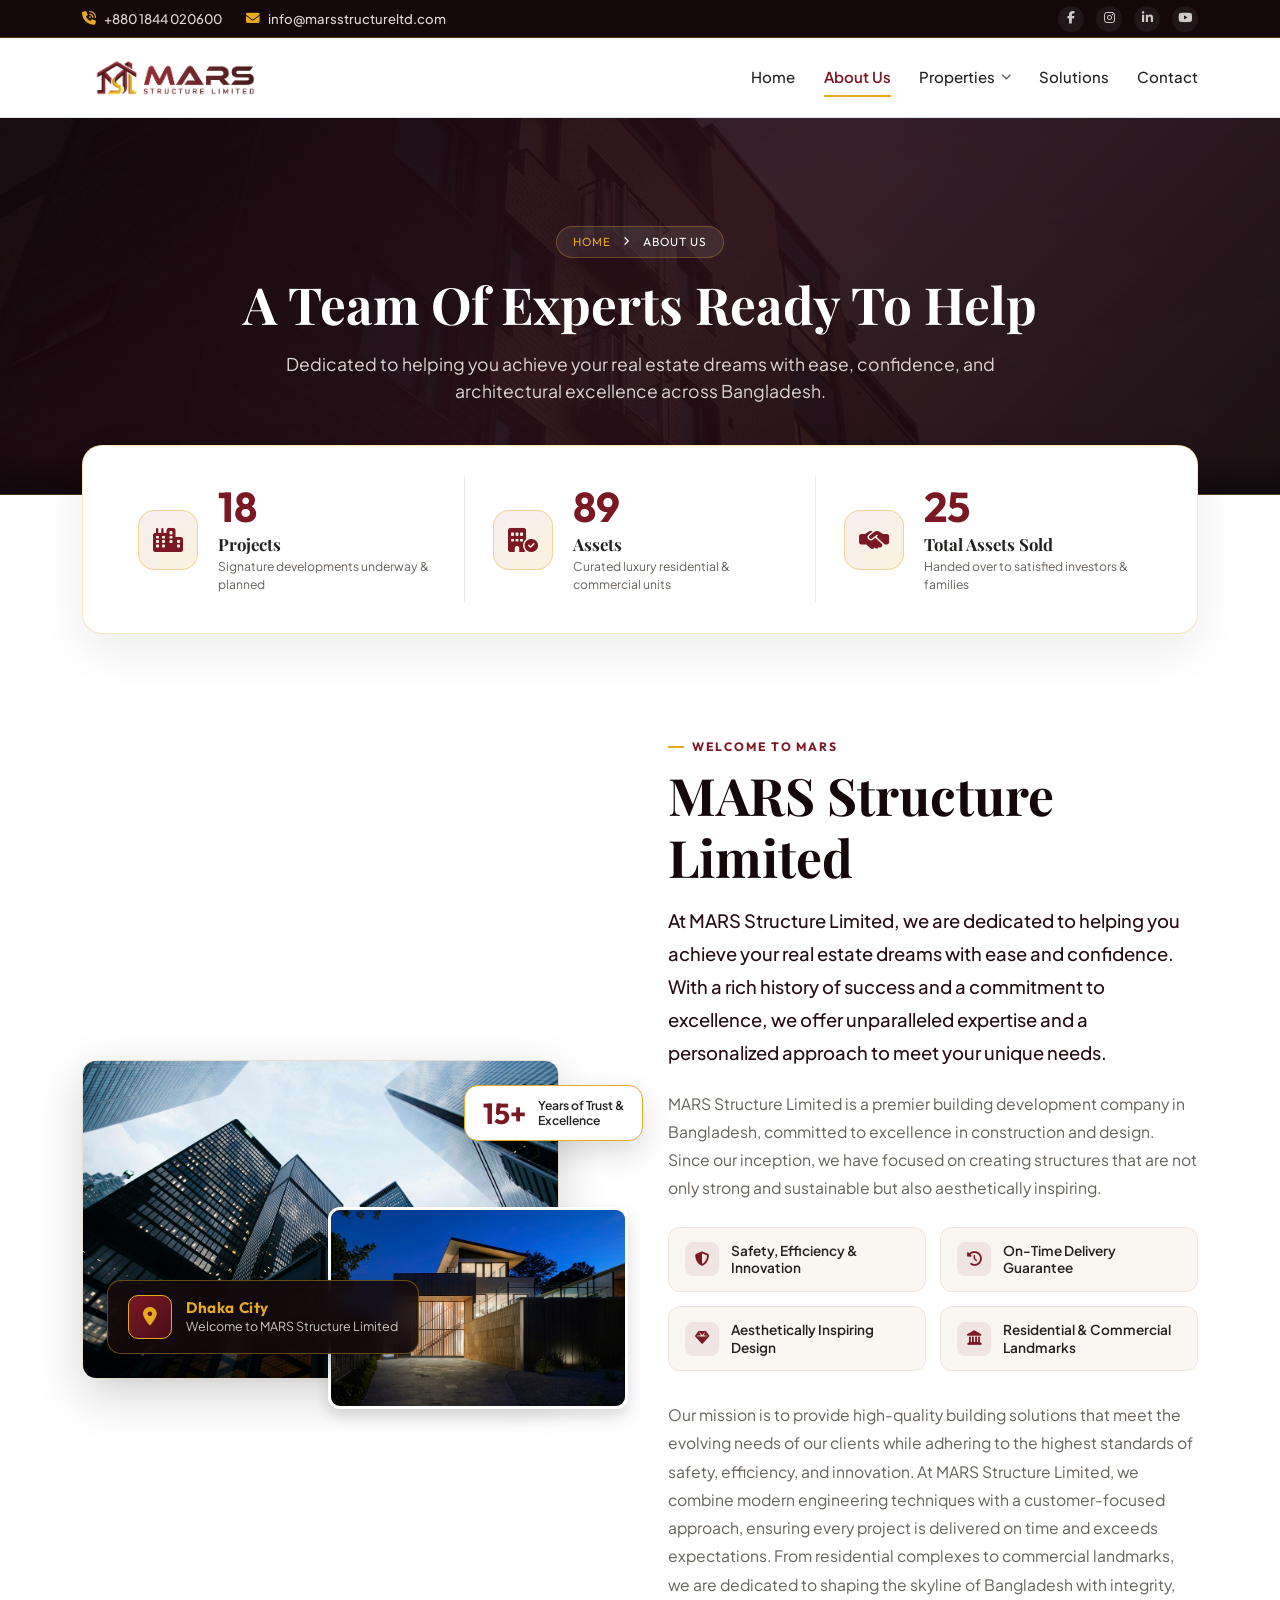
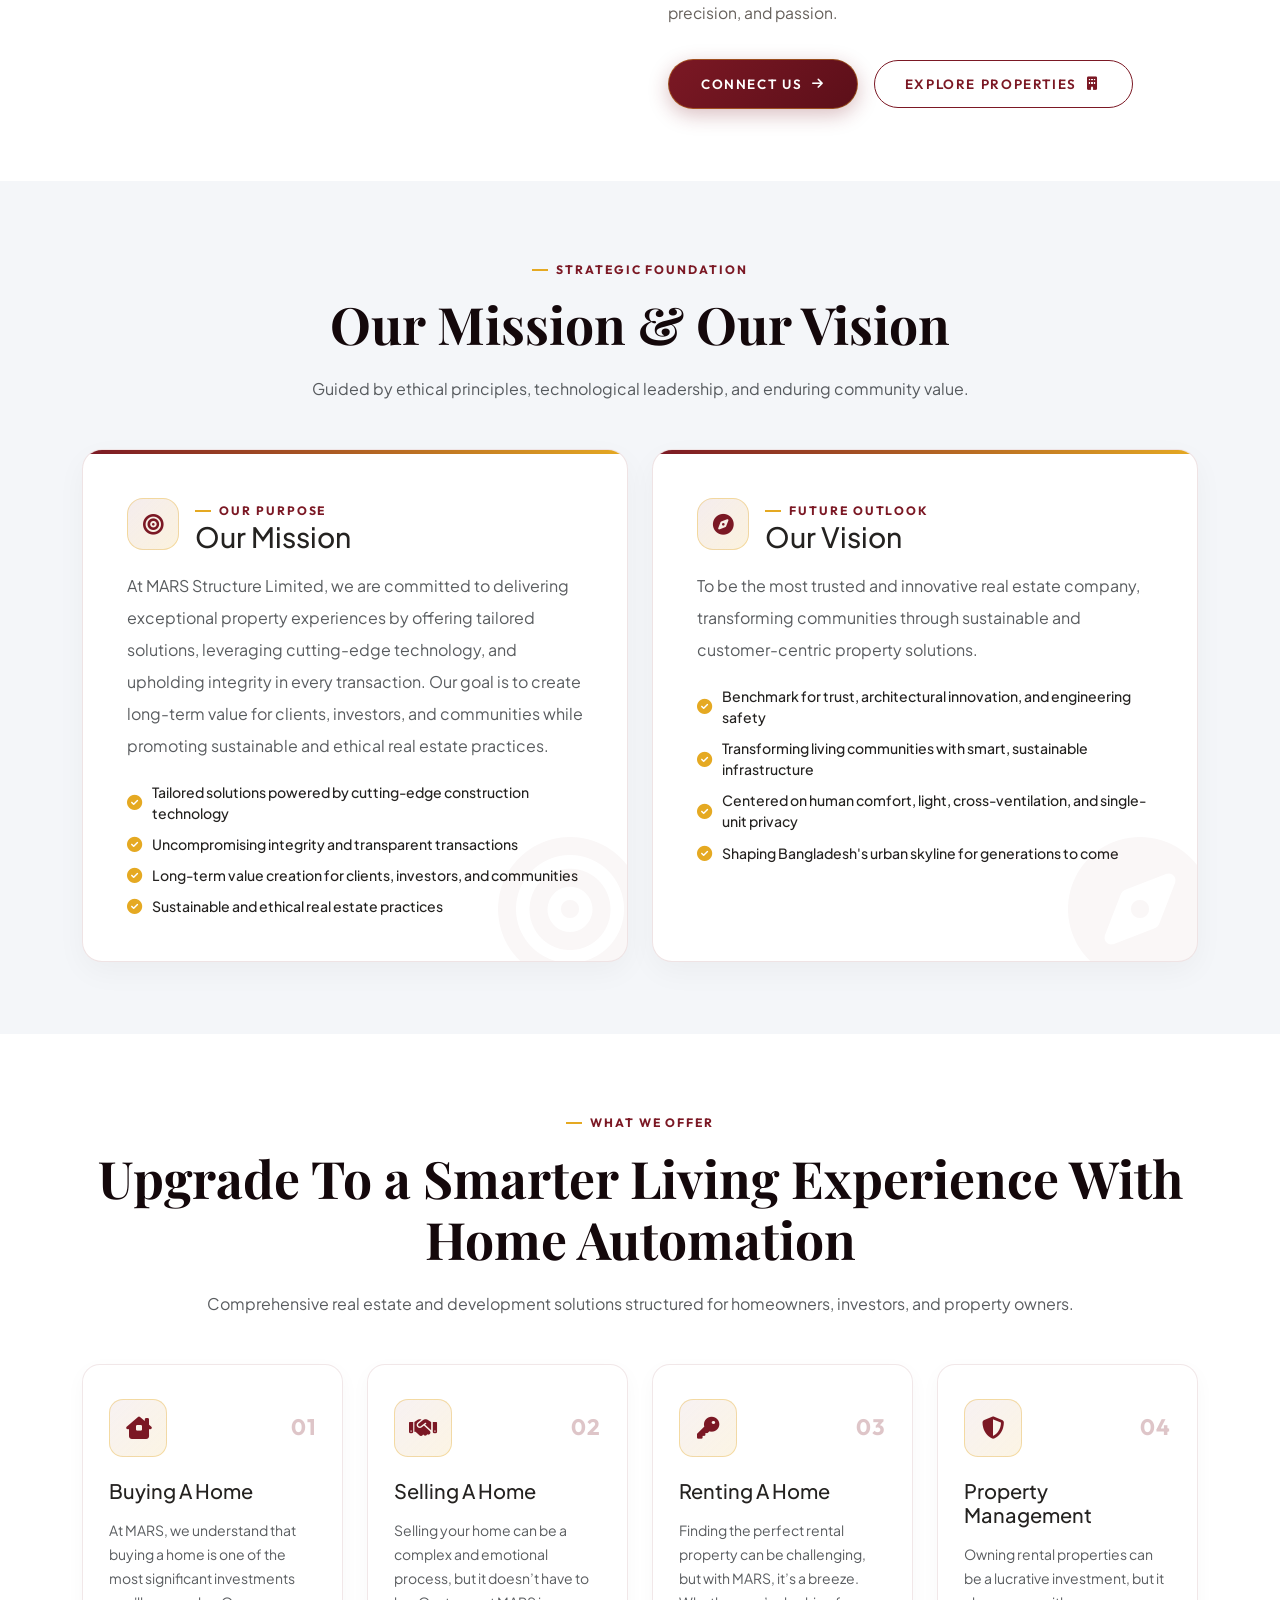
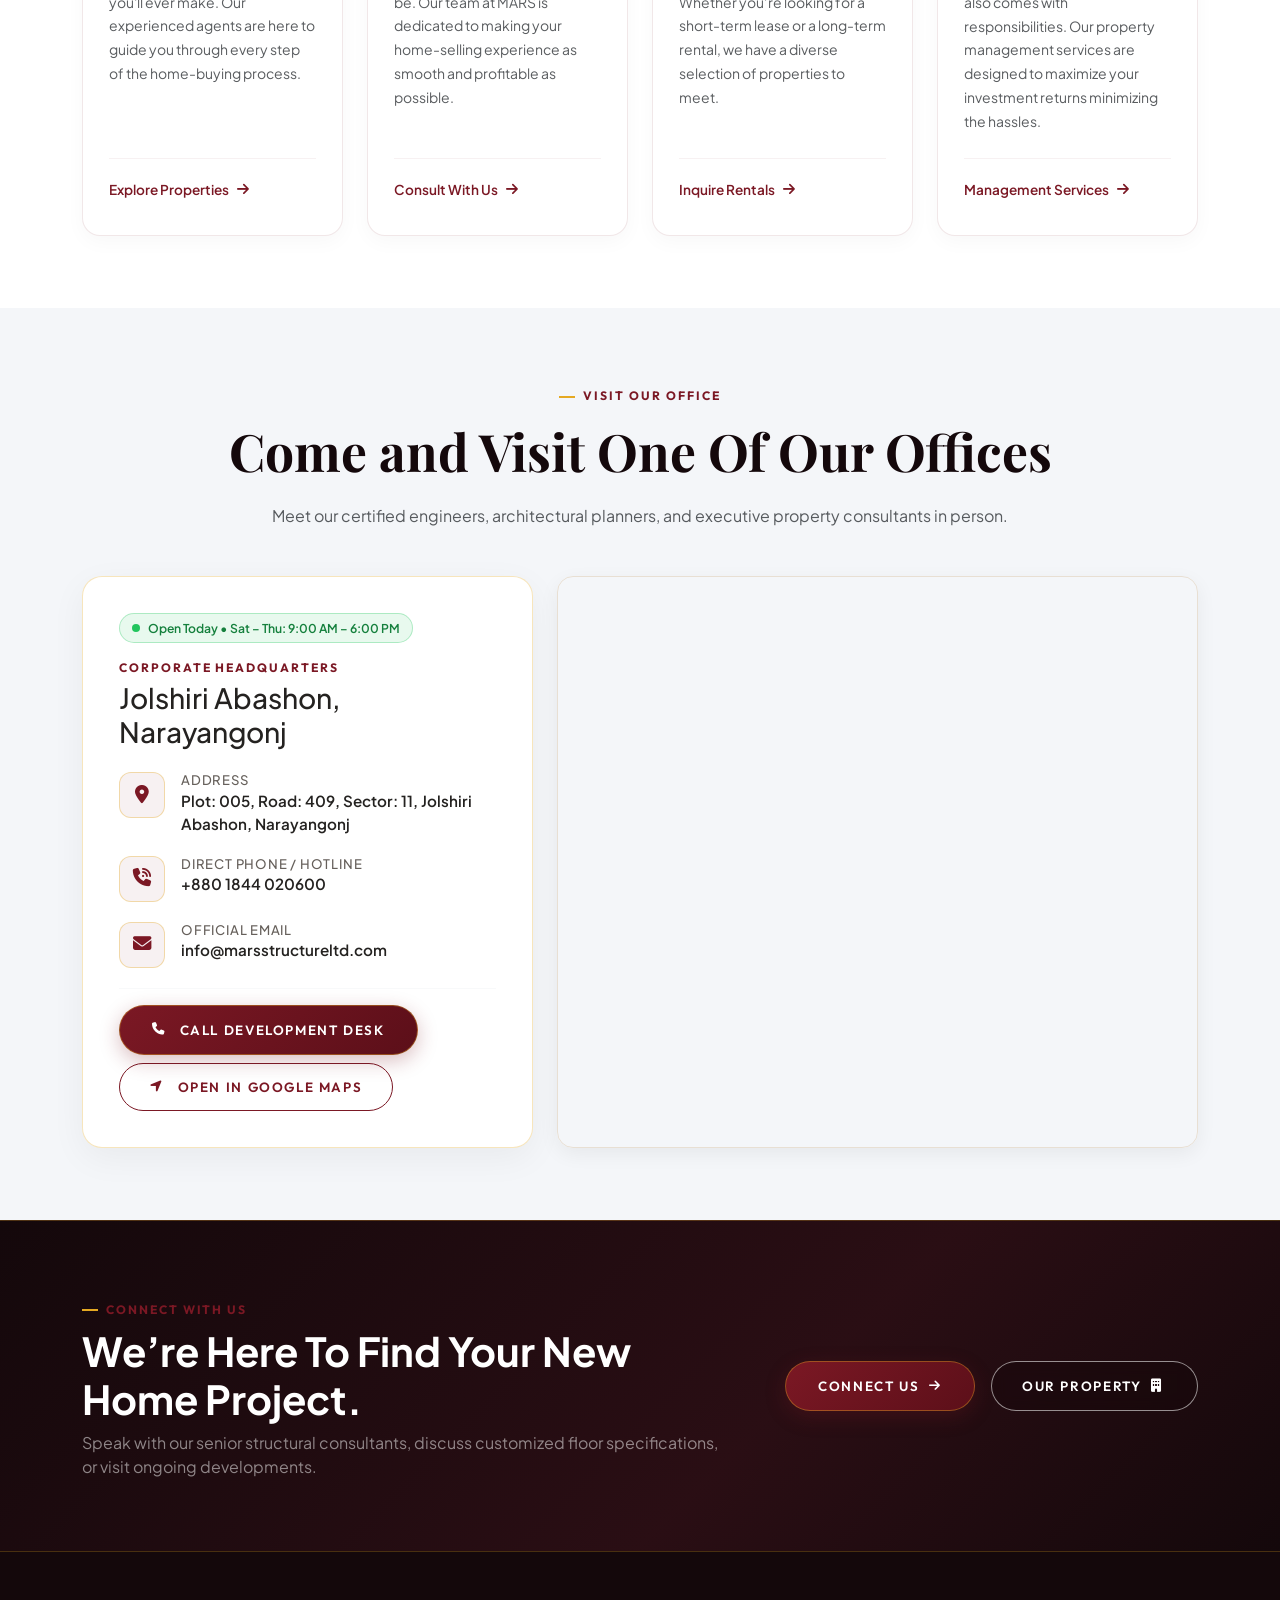
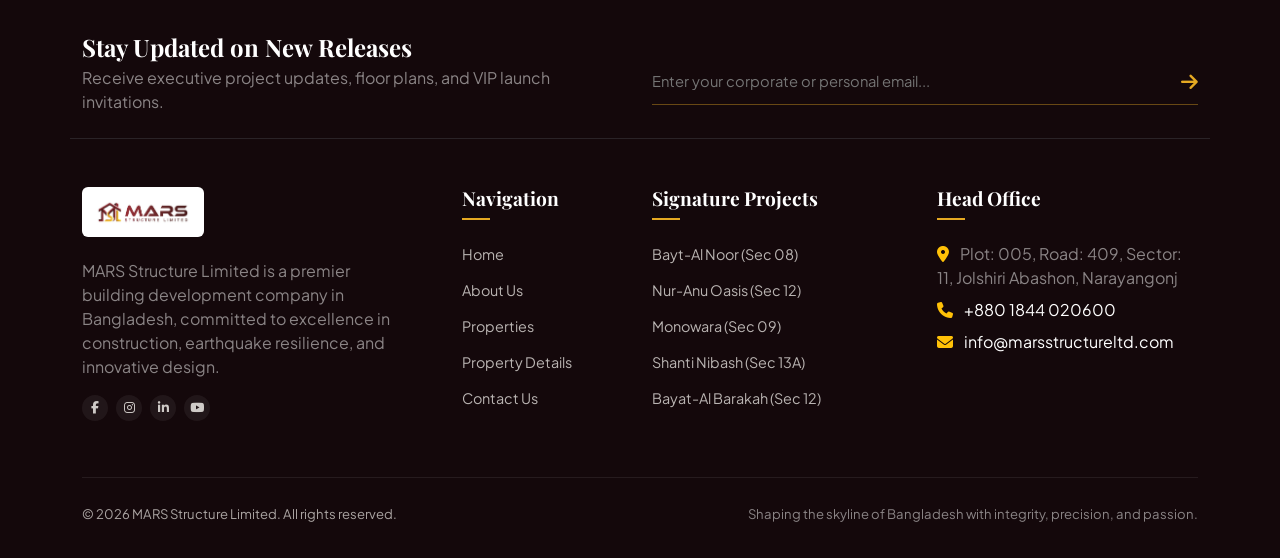
<file: about.html>
<!DOCTYPE html>
<html lang="en">
<head>
  <meta charset="UTF-8">
  <meta name="viewport" content="width=device-width, initial-scale=1.0, maximum-scale=5.0">
  <meta http-equiv="X-UA-Compatible" content="ie=edge">
  <meta name="referrer" content="no-referrer">

  <title>About MARS Structure Limited | Premier Building & Real Estate Development</title>
  <meta name="description" content="Discover MARS Structure Limited — premier building development company in Bangladesh committed to sustainable, safe, and innovative residential and commercial landmarks.">

  <!-- Favicon -->
  <link rel="shortcut icon" href="assets/images/mars-logo.jpg" type="image/x-icon">

  <!-- Fonts -->
  <link rel="preconnect" href="https://fonts.googleapis.com">
  <link rel="preconnect" href="https://fonts.gstatic.com" crossorigin>
  <link href="https://fonts.googleapis.com/css2?family=Outfit:wght@500;600;700&family=Playfair+Display:ital,wght@0,600..700;1,600&family=Plus+Jakarta+Sans:wght@400;500;600;700&display=swap" rel="stylesheet">

  <!-- Local Bootstrap 5 & Icons -->
  <link rel="stylesheet" href="assets/css/bootstrap.min.css">
  <link rel="stylesheet" href="assets/css/fontawesome.min.css">
  <link rel="stylesheet" href="assets/css/aos.css">
  <link rel="stylesheet" href="assets/css/style.css">
</head>
<body>

  <!-- Topbar -->
  <header class="mars-topbar">
    <div class="container d-flex align-items-center justify-content-between">
      <div class="topbar-left-area d-flex align-items-center gap-4">
        <a href="tel:+8801844020600" class="topbar-contact-item">
          <i class="fa-solid fa-phone-volume"></i>
          <span>+880 1844 020600</span>
        </a>
        <a href="mailto:info@marsstructureltd.com" class="topbar-contact-item topbar-email-item">
          <i class="fa-solid fa-envelope"></i>
          <span>info@marsstructureltd.com</span>
        </a>
      </div>
      <div class="topbar-right-area">
        <div class="topbar-social-links">
          <a href="https://facebook.com" target="_blank" rel="noopener noreferrer" class="topbar-social-icon" aria-label="Facebook"><i class="fa-brands fa-facebook-f"></i></a>
          <a href="https://instagram.com" target="_blank" rel="noopener noreferrer" class="topbar-social-icon" aria-label="Instagram"><i class="fa-brands fa-instagram"></i></a>
          <a href="https://linkedin.com" target="_blank" rel="noopener noreferrer" class="topbar-social-icon" aria-label="LinkedIn"><i class="fa-brands fa-linkedin-in"></i></a>
          <a href="https://youtube.com" target="_blank" rel="noopener noreferrer" class="topbar-social-icon" aria-label="YouTube"><i class="fa-brands fa-youtube"></i></a>
        </div>
      </div>
    </div>
  </header>

  <!-- Navigation Header -->
  <nav class="mars-main-header">
    <div class="container d-flex align-items-center justify-content-between">
      <a href="index.html" class="mars-brand-logo-link" title="MARS Structure Limited">
        <img src="assets/images/mars-logo.jpg" alt="MARS Logo" class="mars-brand-logo-img">
      </a>

      <ul class="mars-nav-menu ms-auto d-none d-lg-flex">
        <li class="mars-nav-item"><a href="index.html" class="mars-nav-link">Home</a></li>
        <li class="mars-nav-item"><a href="about.html" class="mars-nav-link active">About Us</a></li>
        <li class="mars-nav-item">
          <a href="properties.html" class="mars-nav-link">Properties <i class="fa-solid fa-angle-down"></i></a>
          <ul class="mars-dropdown-menu">
            <li><a href="properties.html">All Properties</a></li>
            <li><a href="properties.html?filter=ongoing">Ongoing Construction <span class="drop-badge">Active</span></a></li>
            <li><a href="properties.html?filter=upcoming">Upcoming Releases</a></li>
            <li><a href="properties.html?filter=completed">Completed Landmarks</a></li>
          </ul>
        </li>
        <li class="mars-nav-item"><a href="index.html#services" class="mars-nav-link">Solutions</a></li>
        <li class="mars-nav-item"><a href="contact.html" class="mars-nav-link">Contact</a></li>
      </ul>

      <button class="mars-hamburger-btn d-lg-none ms-auto" type="button" data-bs-toggle="offcanvas" data-bs-target="#marsMobileDrawer" aria-label="Toggle Navigation">
        <i class="fa-solid fa-bars-staggered"></i>
      </button>
    </div>
  </nav>

  <!-- Modern Hero Area with Architectural Backdrop -->
  <section class="about-hero-modern text-center">
    <div class="container position-relative z-2" data-aos="fade-up">
      <div class="inner-breadcrumb-nav mb-3">
        <a href="index.html">Home</a>
        <i class="fa-solid fa-angle-right mx-1 text-gold" style="font-size: 0.65rem;"></i>
        <span class="text-white">About Us</span>
      </div>
      <h1 class="inner-banner-title mb-3">A Team Of Experts Ready To Help</h1>
      <p class="inner-banner-sub mx-auto" style="max-width: 760px;">
        Dedicated to helping you achieve your real estate dreams with ease, confidence, and architectural excellence across Bangladesh.
      </p>
    </div>
  </section>

  <!-- Modern Overlapping Floating Metrics Strip -->
  <section class="about-metrics-floating">
    <div class="container">
      <div class="about-metrics-bar" data-aos="fade-up" data-aos-delay="100">
        <div class="row g-4 align-items-center justify-content-between">
          
          <!-- Metric 1: Projects -->
          <div class="col-lg-4 col-md-6">
            <div class="about-metric-box">
              <div class="about-metric-icon-wrap">
                <i class="fa-solid fa-city"></i>
              </div>
              <div>
                <div class="about-metric-number-lg">18</div>
                <div class="about-metric-label-lg">Projects</div>
                <div class="about-metric-sub">Signature developments underway & planned</div>
              </div>
            </div>
          </div>

          <!-- Metric 2: Assets -->
          <div class="col-lg-4 col-md-6 about-metric-middle-col">
            <div class="about-metric-box ps-lg-3">
              <div class="about-metric-icon-wrap">
                <i class="fa-solid fa-building-circle-check"></i>
              </div>
              <div>
                <div class="about-metric-number-lg">89</div>
                <div class="about-metric-label-lg">Assets</div>
                <div class="about-metric-sub">Curated luxury residential & commercial units</div>
              </div>
            </div>
          </div>

          <!-- Metric 3: Assets Sold -->
          <div class="col-lg-4 col-md-12">
            <div class="about-metric-box ps-lg-3">
              <div class="about-metric-icon-wrap">
                <i class="fa-solid fa-handshake-simple"></i>
              </div>
              <div>
                <div class="about-metric-number-lg">25</div>
                <div class="about-metric-label-lg">Total Assets Sold</div>
                <div class="about-metric-sub">Handed over to satisfied investors & families</div>
              </div>
            </div>
          </div>

        </div>
      </div>
    </div>
  </section>

  <!-- Section: Welcome & Company Narrative -->
  <section class="py-5 bg-white position-relative" style="padding-top: clamp(60px, 8vh, 90px) !important;">
    <div class="container py-lg-4">
      <div class="row align-items-center gy-5">
        
        <!-- Left: Image Presentation with Visual Badges -->
        <div class="col-lg-6" data-aos="fade-right">
          <div class="about-image-collage position-relative pe-lg-3">
            <img src="assets/images/projects/about-img7.png" alt="MARS Construction Excellence" class="about-main-img shadow-lg">
            <img src="assets/images/projects/about-img8.png" alt="Architectural Detail" class="about-accent-img shadow">
            
            <!-- Floating Experience Badge -->
            <div class="about-experience-badge">
              <div class="about-experience-num">15+</div>
              <div class="about-experience-text">Years of Trust &<br>Excellence</div>
            </div>

            <!-- Floating Dhaka City Badge -->
            <div class="about-city-tag-box">
              <div class="about-city-tag-icon">
                <i class="fa-solid fa-location-dot"></i>
              </div>
              <div class="about-city-tag-text">
                <h5>Dhaka City</h5>
                <p>Welcome to MARS Structure Limited</p>
              </div>
            </div>
          </div>
        </div>

        <!-- Right: Modern Editorial Content -->
        <div class="col-lg-6" data-aos="fade-left">
          <div class="ps-lg-3">
            <div class="d-inline-flex align-items-center gap-2 mb-2">
              <span class="section-tag mb-0">Welcome to MARS</span>
            </div>
            <h2 class="section-heading-serif mb-3">MARS Structure Limited</h2>
            
            <!-- Lead Paragraph -->
            <p class="about-lead-editorial">
              At MARS Structure Limited, we are dedicated to helping you achieve your real estate dreams with ease and confidence. With a rich history of success and a commitment to excellence, we offer unparalleled expertise and a personalized approach to meet your unique needs.
            </p>
            
            <!-- Narrative Paragraph -->
            <p class="about-narrative-modern">
              MARS Structure Limited is a premier building development company in Bangladesh, committed to excellence in construction and design. Since our inception, we have focused on creating structures that are not only strong and sustainable but also aesthetically inspiring.
            </p>

            <!-- Micro Feature Highlights Grid -->
            <div class="about-highlights-grid">
              <div class="about-highlight-card">
                <div class="about-highlight-icon">
                  <i class="fa-solid fa-shield-halved"></i>
                </div>
                <div class="about-highlight-text">
                  Safety, Efficiency & Innovation
                </div>
              </div>

              <div class="about-highlight-card">
                <div class="about-highlight-icon">
                  <i class="fa-solid fa-clock-rotate-left"></i>
                </div>
                <div class="about-highlight-text">
                  On-Time Delivery Guarantee
                </div>
              </div>

              <div class="about-highlight-card">
                <div class="about-highlight-icon">
                  <i class="fa-solid fa-gem"></i>
                </div>
                <div class="about-highlight-text">
                  Aesthetically Inspiring Design
                </div>
              </div>

              <div class="about-highlight-card">
                <div class="about-highlight-icon">
                  <i class="fa-solid fa-landmark"></i>
                </div>
                <div class="about-highlight-text">
                  Residential & Commercial Landmarks
                </div>
              </div>
            </div>

            <!-- Authentic Closing Paragraphs -->
            <p class="about-narrative-modern mb-4">
              Our mission is to provide high-quality building solutions that meet the evolving needs of our clients while adhering to the highest standards of safety, efficiency, and innovation. At MARS Structure Limited, we combine modern engineering techniques with a customer-focused approach, ensuring every project is delivered on time and exceeds expectations. From residential complexes to commercial landmarks, we are dedicated to shaping the skyline of Bangladesh with integrity, precision, and passion.
            </p>

            <div class="d-flex flex-wrap align-items-center gap-3 pt-2">
              <a href="contact.html" class="mars-btn-primary">
                <span>Connect Us</span>
                <i class="fa-solid fa-arrow-right"></i>
              </a>
              <a href="properties.html" class="mars-btn-outline">
                <span>Explore Properties</span>
                <i class="fa-solid fa-building me-1"></i>
              </a>
            </div>
          </div>
        </div>

      </div>
    </div>
  </section>

  <!-- Section: Mission & Vision (Modern Watermark Cards) -->
  <section class="py-5" style="background-color: var(--mars-bg-gray);">
    <div class="container py-lg-4">
      <div class="text-center max-w-700 mx-auto mb-5" data-aos="fade-up">
        <span class="section-tag justify-content-center">Strategic Foundation</span>
        <h2 class="section-heading-serif">Our Mission & Our Vision</h2>
        <p class="text-muted">Guided by ethical principles, technological leadership, and enduring community value.</p>
      </div>

      <div class="row g-4">
        
        <!-- Mission Card -->
        <div class="col-lg-6" data-aos="fade-up" data-aos-delay="100">
          <div class="mission-card-watermark">
            <i class="fa-solid fa-bullseye mission-watermark-icon"></i>
            <div class="d-flex align-items-center gap-3 mb-3">
              <div class="mission-icon-circle mb-0" style="width: 52px; height: 52px; font-size: 1.3rem;">
                <i class="fa-solid fa-bullseye"></i>
              </div>
              <div>
                <span class="section-tag mb-0">Our Purpose</span>
                <h3 class="font-serif-luxury fs-3 mb-0 text-maroon">Our Mission</h3>
              </div>
            </div>
            
            <p class="text-muted fs-6 lh-lg mb-3">
              At MARS Structure Limited, we are committed to delivering exceptional property experiences by offering tailored solutions, leveraging cutting-edge technology, and upholding integrity in every transaction. Our goal is to create long-term value for clients, investors, and communities while promoting sustainable and ethical real estate practices.
            </p>

            <ul class="mission-pillar-list">
              <li><i class="fa-solid fa-circle-check"></i> Tailored solutions powered by cutting-edge construction technology</li>
              <li><i class="fa-solid fa-circle-check"></i> Uncompromising integrity and transparent transactions</li>
              <li><i class="fa-solid fa-circle-check"></i> Long-term value creation for clients, investors, and communities</li>
              <li><i class="fa-solid fa-circle-check"></i> Sustainable and ethical real estate practices</li>
            </ul>
          </div>
        </div>

        <!-- Vision Card -->
        <div class="col-lg-6" data-aos="fade-up" data-aos-delay="200">
          <div class="mission-card-watermark">
            <i class="fa-solid fa-compass mission-watermark-icon"></i>
            <div class="d-flex align-items-center gap-3 mb-3">
              <div class="mission-icon-circle mb-0" style="width: 52px; height: 52px; font-size: 1.3rem;">
                <i class="fa-solid fa-compass"></i>
              </div>
              <div>
                <span class="section-tag mb-0">Future Outlook</span>
                <h3 class="font-serif-luxury fs-3 mb-0 text-maroon">Our Vision</h3>
              </div>
            </div>
            
            <p class="text-muted fs-6 lh-lg mb-3">
              To be the most trusted and innovative real estate company, transforming communities through sustainable and customer-centric property solutions.
            </p>

            <ul class="mission-pillar-list">
              <li><i class="fa-solid fa-circle-check"></i> Benchmark for trust, architectural innovation, and engineering safety</li>
              <li><i class="fa-solid fa-circle-check"></i> Transforming living communities with smart, sustainable infrastructure</li>
              <li><i class="fa-solid fa-circle-check"></i> Centered on human comfort, light, cross-ventilation, and single-unit privacy</li>
              <li><i class="fa-solid fa-circle-check"></i> Shaping Bangladesh's urban skyline for generations to come</li>
            </ul>
          </div>
        </div>

      </div>
    </div>
  </section>

  <!-- Section: What We Offer (Modern Numbered Service Cards) -->
  <section class="py-5 bg-white">
    <div class="container py-lg-4">
      <div class="text-center max-w-700 mx-auto mb-5" data-aos="fade-up">
        <span class="section-tag justify-content-center">What We Offer</span>
        <h2 class="section-heading-serif">Upgrade To a Smarter Living Experience With Home Automation</h2>
        <p class="text-muted">Comprehensive real estate and development solutions structured for homeowners, investors, and property owners.</p>
      </div>

      <div class="row g-4">
        
        <!-- Service 1: Buying A Home -->
        <div class="col-md-6 col-lg-3" data-aos="fade-up" data-aos-delay="100">
          <div class="modern-service-box">
            <div>
              <div class="service-card-top">
                <div class="service-icon-modern">
                  <i class="fa-solid fa-house-chimney-window"></i>
                </div>
                <div class="service-num-badge">01</div>
              </div>
              <h4 class="font-serif-luxury fs-5 mb-3 text-maroon">Buying A Home</h4>
              <p class="small text-muted mb-0" style="line-height: 1.7;">
                At MARS, we understand that buying a home is one of the most significant investments you'll ever make. Our experienced agents are here to guide you through every step of the home-buying process.
              </p>
            </div>
            <div class="service-card-footer">
              <a href="properties.html" class="about-service-readmore">
                <span>Explore Properties</span>
                <i class="fa-solid fa-arrow-right"></i>
              </a>
            </div>
          </div>
        </div>

        <!-- Service 2: Selling A Home -->
        <div class="col-md-6 col-lg-3" data-aos="fade-up" data-aos-delay="200">
          <div class="modern-service-box">
            <div>
              <div class="service-card-top">
                <div class="service-icon-modern">
                  <i class="fa-solid fa-handshake"></i>
                </div>
                <div class="service-num-badge">02</div>
              </div>
              <h4 class="font-serif-luxury fs-5 mb-3 text-maroon">Selling A Home</h4>
              <p class="small text-muted mb-0" style="line-height: 1.7;">
                Selling your home can be a complex and emotional process, but it doesn’t have to be. Our team at MARS is dedicated to making your home-selling experience as smooth and profitable as possible.
              </p>
            </div>
            <div class="service-card-footer">
              <a href="contact.html" class="about-service-readmore">
                <span>Consult With Us</span>
                <i class="fa-solid fa-arrow-right"></i>
              </a>
            </div>
          </div>
        </div>

        <!-- Service 3: Renting A Home -->
        <div class="col-md-6 col-lg-3" data-aos="fade-up" data-aos-delay="300">
          <div class="modern-service-box">
            <div>
              <div class="service-card-top">
                <div class="service-icon-modern">
                  <i class="fa-solid fa-key"></i>
                </div>
                <div class="service-num-badge">03</div>
              </div>
              <h4 class="font-serif-luxury fs-5 mb-3 text-maroon">Renting A Home</h4>
              <p class="small text-muted mb-0" style="line-height: 1.7;">
                Finding the perfect rental property can be challenging, but with MARS, it’s a breeze. Whether you’re looking for a short-term lease or a long-term rental, we have a diverse selection of properties to meet.
              </p>
            </div>
            <div class="service-card-footer">
              <a href="contact.html" class="about-service-readmore">
                <span>Inquire Rentals</span>
                <i class="fa-solid fa-arrow-right"></i>
              </a>
            </div>
          </div>
        </div>

        <!-- Service 4: Property Management -->
        <div class="col-md-6 col-lg-3" data-aos="fade-up" data-aos-delay="400">
          <div class="modern-service-box">
            <div>
              <div class="service-card-top">
                <div class="service-icon-modern">
                  <i class="fa-solid fa-shield-halved"></i>
                </div>
                <div class="service-num-badge">04</div>
              </div>
              <h4 class="font-serif-luxury fs-5 mb-3 text-maroon">Property Management</h4>
              <p class="small text-muted mb-0" style="line-height: 1.7;">
                Owning rental properties can be a lucrative investment, but it also comes with responsibilities. Our property management services are designed to maximize your investment returns minimizing the hassles.
              </p>
            </div>
            <div class="service-card-footer">
              <a href="contact.html" class="about-service-readmore">
                <span>Management Services</span>
                <i class="fa-solid fa-arrow-right"></i>
              </a>
            </div>
          </div>
        </div>

      </div>
    </div>
  </section>

  <!-- Section: Visit Our Office (Modern Executive Office & Location Hub) -->
  <section class="py-5" style="background-color: var(--mars-bg-gray);">
    <div class="container py-lg-4">
      <div class="text-center max-w-700 mx-auto mb-5" data-aos="fade-up">
        <span class="section-tag justify-content-center">Visit Our Office</span>
        <h2 class="section-heading-serif">Come and Visit One Of Our Offices</h2>
        <p class="text-muted">Meet our certified engineers, architectural planners, and executive property consultants in person.</p>
      </div>

      <div class="row g-4 align-items-stretch">
        
        <!-- Office Location Info Card -->
        <div class="col-lg-5" data-aos="fade-right">
          <div class="office-location-card">
            
            <!-- Live Status Pill -->
            <div class="office-live-badge">
              <span class="pulse-dot"></span>
              <span>Open Today • Sat – Thu: 9:00 AM – 6:00 PM</span>
            </div>

            <span class="section-tag mb-1 d-block">Corporate Headquarters</span>
            <h3 class="font-serif-luxury fs-3 mb-4 text-maroon">Jolshiri Abashon, Narayangonj</h3>
            
            <div class="about-office-info-item">
              <div class="about-office-icon-wrap">
                <i class="fa-solid fa-location-dot"></i>
              </div>
              <div>
                <h6>Address</h6>
                <p>Plot: 005, Road: 409, Sector: 11, Jolshiri Abashon, Narayangonj</p>
              </div>
            </div>

            <div class="about-office-info-item">
              <div class="about-office-icon-wrap">
                <i class="fa-solid fa-phone-volume"></i>
              </div>
              <div>
                <h6>Direct Phone / Hotline</h6>
                <p><a href="tel:+8801844020600">+880 1844 020600</a></p>
              </div>
            </div>

            <div class="about-office-info-item">
              <div class="about-office-icon-wrap">
                <i class="fa-solid fa-envelope"></i>
              </div>
              <div>
                <h6>Official Email</h6>
                <p><a href="mailto:info@marsstructureltd.com">info@marsstructureltd.com</a></p>
              </div>
            </div>

            <div class="pt-3 border-top border-light d-flex flex-wrap gap-2">
              <a href="tel:+8801844020600" class="mars-btn-primary btn-sm">
                <i class="fa-solid fa-phone me-1"></i> Call Development Desk
              </a>
              <a href="https://maps.google.com/?q=Jolshiri+Abashon+Sector+11+Narayangonj" target="_blank" rel="noopener noreferrer" class="mars-btn-outline btn-sm">
                <i class="fa-solid fa-location-arrow me-1"></i> Open in Google Maps
              </a>
            </div>
          </div>
        </div>

        <!-- Google Map Interactive Embed with Overlay Badge -->
        <div class="col-lg-7" data-aos="fade-left">
          <div class="property-map-wrapper h-100 position-relative" style="min-height: 440px;">
            <iframe 
              src="https://www.google.com/maps/embed?pb=!1m18!1m12!1m3!1d14605.412431711202!2d90.4960352!3d23.7704251!2m3!1f0!2f0!3f0!3m2!1i1024!2i768!4f13.1!3m3!1m2!1s0x3755c9d64f02f679%3A0xea1a4574fa773187!2sJolshiri%20Abashon%2C%20Sector%2011!5e0!3m2!1sen!2sbd!4v1711789422000!5m2!1sen!2sbd" 
              allowfullscreen="" 
              loading="lazy" 
              referrerpolicy="no-referrer-when-downgrade"
              title="MARS Structure Limited Office Location - Jolshiri Abashon">
            </iframe>
          </div>
        </div>

      </div>
    </div>
  </section>

  <!-- Modern CTA Banner -->
  <section class="py-5 text-white position-relative" style="background: linear-gradient(135deg, #14080B 0%, #2A0E14 60%, #14080B 100%); border-top: 1px solid var(--mars-gold-border);" data-aos="fade-up">
    <div class="container py-4">
      <div class="row align-items-center gy-4">
        <div class="col-lg-7">
          <span class="section-tag text-gold mb-2">Connect With Us</span>
          <h2 class="font-serif-luxury fs-1 fw-bold text-white mb-2">We’re Here To Find Your New Home Project.</h2>
          <p class="text-white-50 mb-0">Speak with our senior structural consultants, discuss customized floor specifications, or visit ongoing developments.</p>
        </div>
        <div class="col-lg-5 text-lg-end">
          <div class="d-flex flex-wrap justify-content-lg-end gap-3">
            <a href="contact.html" class="mars-btn-primary">
              <span>Connect Us</span>
              <i class="fa-solid fa-arrow-right"></i>
            </a>
            <a href="properties.html" class="mars-btn-outline btn-outline-white">
              <span>Our Property</span>
              <i class="fa-solid fa-building me-1"></i>
            </a>
          </div>
        </div>
      </div>
    </div>
  </section>

  <!-- Prestige Luxury Footer -->
  <footer class="mars-footer">
    <div class="container">
      <div class="row align-items-center mb-5 pb-4 border-bottom border-secondary border-opacity-25">
        <div class="col-lg-6 mb-3 mb-lg-0">
          <h4 class="text-white fw-bold mb-1" style="font-family: var(--font-serif);">Stay Updated on New Releases</h4>
          <p class="text-white-50 mb-0">Receive executive project updates, floor plans, and VIP launch invitations.</p>
        </div>
        <div class="col-lg-6">
          <form class="footer-newsletter-form" onsubmit="event.preventDefault(); alert('Thank you for subscribing to MARS Structure Limited updates.');">
            <input type="email" class="footer-newsletter-input" placeholder="Enter your corporate or personal email..." required>
            <button type="submit" class="footer-newsletter-btn" aria-label="Subscribe"><i class="fa-solid fa-arrow-right"></i></button>
          </form>
        </div>
      </div>

      <div class="row g-4">
        <div class="col-lg-4 col-md-6">
          <img src="assets/images/mars-logo.jpg" alt="MARS Logo" class="footer-brand-logo bg-white p-2 rounded">
          <p class="text-white-50 mt-3 pe-lg-4">
            MARS Structure Limited is a premier building development company in Bangladesh, committed to excellence in construction, earthquake resilience, and innovative design.
          </p>
          <div class="d-flex gap-2 mt-3">
            <a href="https://facebook.com" target="_blank" rel="noopener noreferrer" class="topbar-social-icon" aria-label="Facebook"><i class="fa-brands fa-facebook-f"></i></a>
            <a href="https://instagram.com" target="_blank" rel="noopener noreferrer" class="topbar-social-icon" aria-label="Instagram"><i class="fa-brands fa-instagram"></i></a>
            <a href="https://linkedin.com" target="_blank" rel="noopener noreferrer" class="topbar-social-icon" aria-label="LinkedIn"><i class="fa-brands fa-linkedin-in"></i></a>
            <a href="https://youtube.com" target="_blank" rel="noopener noreferrer" class="topbar-social-icon" aria-label="YouTube"><i class="fa-brands fa-youtube"></i></a>
          </div>
        </div>

        <div class="col-lg-2 col-md-6 col-6">
          <h5 class="footer-col-title">Navigation</h5>
          <ul class="footer-links-list">
            <li><a href="index.html">Home</a></li>
            <li><a href="about.html">About Us</a></li>
            <li><a href="properties.html">Properties</a></li>
            <li><a href="property-details.html">Property Details</a></li>
            <li><a href="contact.html">Contact Us</a></li>
          </ul>
        </div>

        <div class="col-lg-3 col-md-6 col-6">
          <h5 class="footer-col-title">Signature Projects</h5>
          <ul class="footer-links-list">
            <li><a href="property-details.html">Bayt-Al Noor (Sec 08)</a></li>
            <li><a href="property-details.html">Nur-Anu Oasis (Sec 12)</a></li>
            <li><a href="property-details.html">Monowara (Sec 09)</a></li>
            <li><a href="property-details.html">Shanti Nibash (Sec 13A)</a></li>
            <li><a href="property-details.html">Bayat-Al Barakah (Sec 12)</a></li>
          </ul>
        </div>

        <div class="col-lg-3 col-md-6">
          <h5 class="footer-col-title">Head Office</h5>
          <p class="text-white-50 mb-2"><i class="fa-solid fa-location-dot text-warning me-2"></i> Plot: 005, Road: 409, Sector: 11, Jolshiri Abashon, Narayangonj</p>
          <p class="text-white-50 mb-2"><i class="fa-solid fa-phone text-warning me-2"></i> <a href="tel:+8801844020600" class="text-white">+880 1844 020600</a></p>
          <p class="text-white-50 mb-0"><i class="fa-solid fa-envelope text-warning me-2"></i> <a href="mailto:info@marsstructureltd.com" class="text-white">info@marsstructureltd.com</a></p>
        </div>
      </div>

      <div class="footer-bottom-bar d-flex flex-wrap justify-content-between align-items-center">
        <p class="mb-0">© 2026 MARS Structure Limited. All rights reserved.</p>
        <p class="mb-0 text-white-50">Shaping the skyline of Bangladesh with integrity, precision, and passion.</p>
      </div>
    </div>
  </footer>

  <!-- Back to Top Button -->
  <button type="button" id="marsBackToTop" class="mars-back-to-top" aria-label="Back to Top" title="Back to Top">
    <i class="fa-solid fa-chevron-up"></i>
  </button>

  <!-- Offcanvas Mobile Drawer -->
  <div class="offcanvas offcanvas-end mars-mobile-drawer" tabindex="-1" id="marsMobileDrawer">
    <div class="mobile-drawer-header">
      <img src="assets/images/mars-logo.jpg" alt="MARS Logo" class="mobile-drawer-logo">
      <button type="button" class="mobile-drawer-close" data-bs-dismiss="offcanvas" aria-label="Close Drawer">&times;</button>
    </div>
    <div class="mobile-drawer-body">
      <ul class="mobile-nav-list">
        <li class="mobile-nav-item"><a href="index.html" class="mobile-nav-link">Home</a></li>
        <li class="mobile-nav-item"><a href="about.html" class="mobile-nav-link active">About Us</a></li>
        <li class="mobile-nav-item"><a href="properties.html" class="mobile-nav-link">Properties</a></li>
        <li class="mobile-nav-item"><a href="index.html#services" class="mobile-nav-link">Solutions</a></li>
        <li class="mobile-nav-item"><a href="contact.html" class="mobile-nav-link">Contact</a></li>
      </ul>
      <div class="mobile-drawer-footer">
        <a href="tel:+8801844020600" class="mars-btn-primary w-100 justify-content-center">
          <i class="fa-solid fa-phone me-1"></i> Call Development Desk
        </a>
      </div>
    </div>
  </div>

  <!-- Scripts -->
  <script src="assets/js/bootstrap.bundle.min.js"></script>
  <script src="assets/js/aos.js"></script>
  <script src="assets/js/main.js"></script>
  <script>
    document.addEventListener('DOMContentLoaded', () => {
      if (typeof AOS !== 'undefined') {
        AOS.init({ duration: 800, easing: 'ease-out-cubic', once: true, offset: 50 });
      }
    });
  </script>
</body>
</html>
</file>
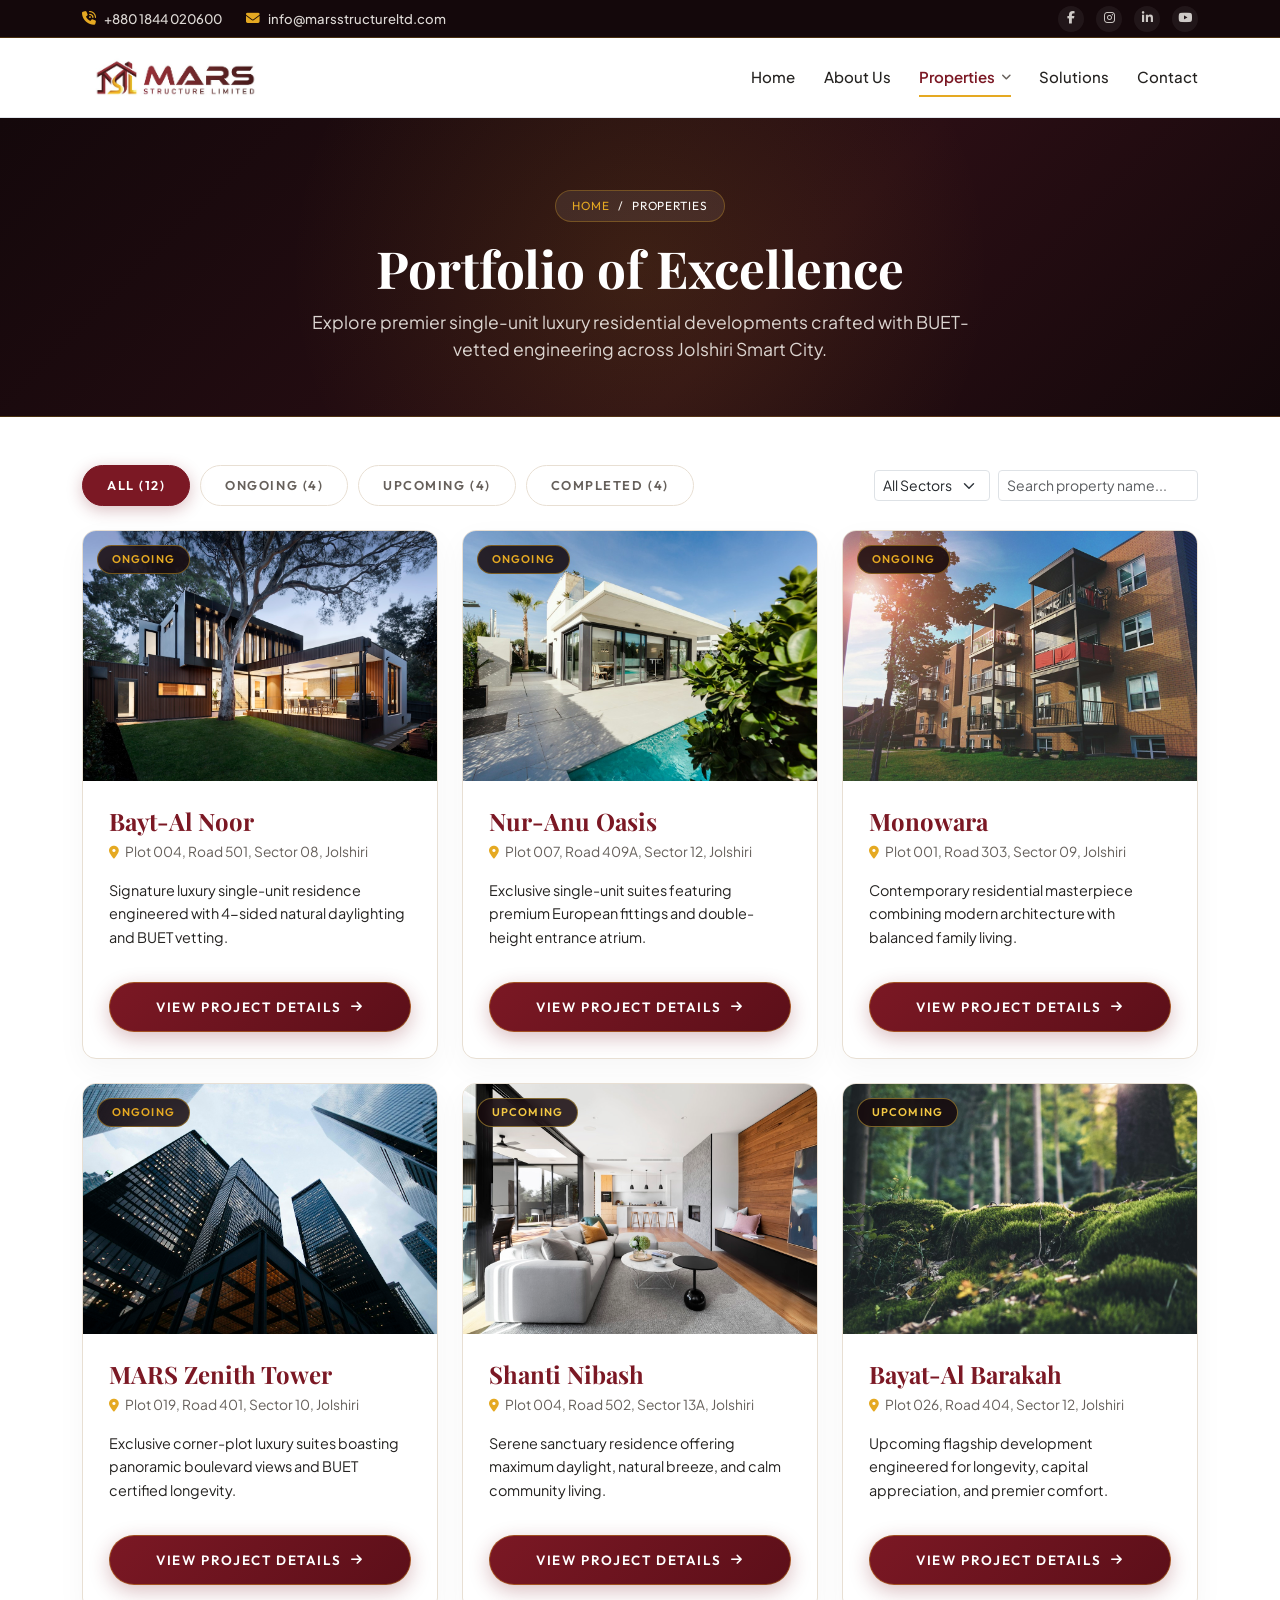
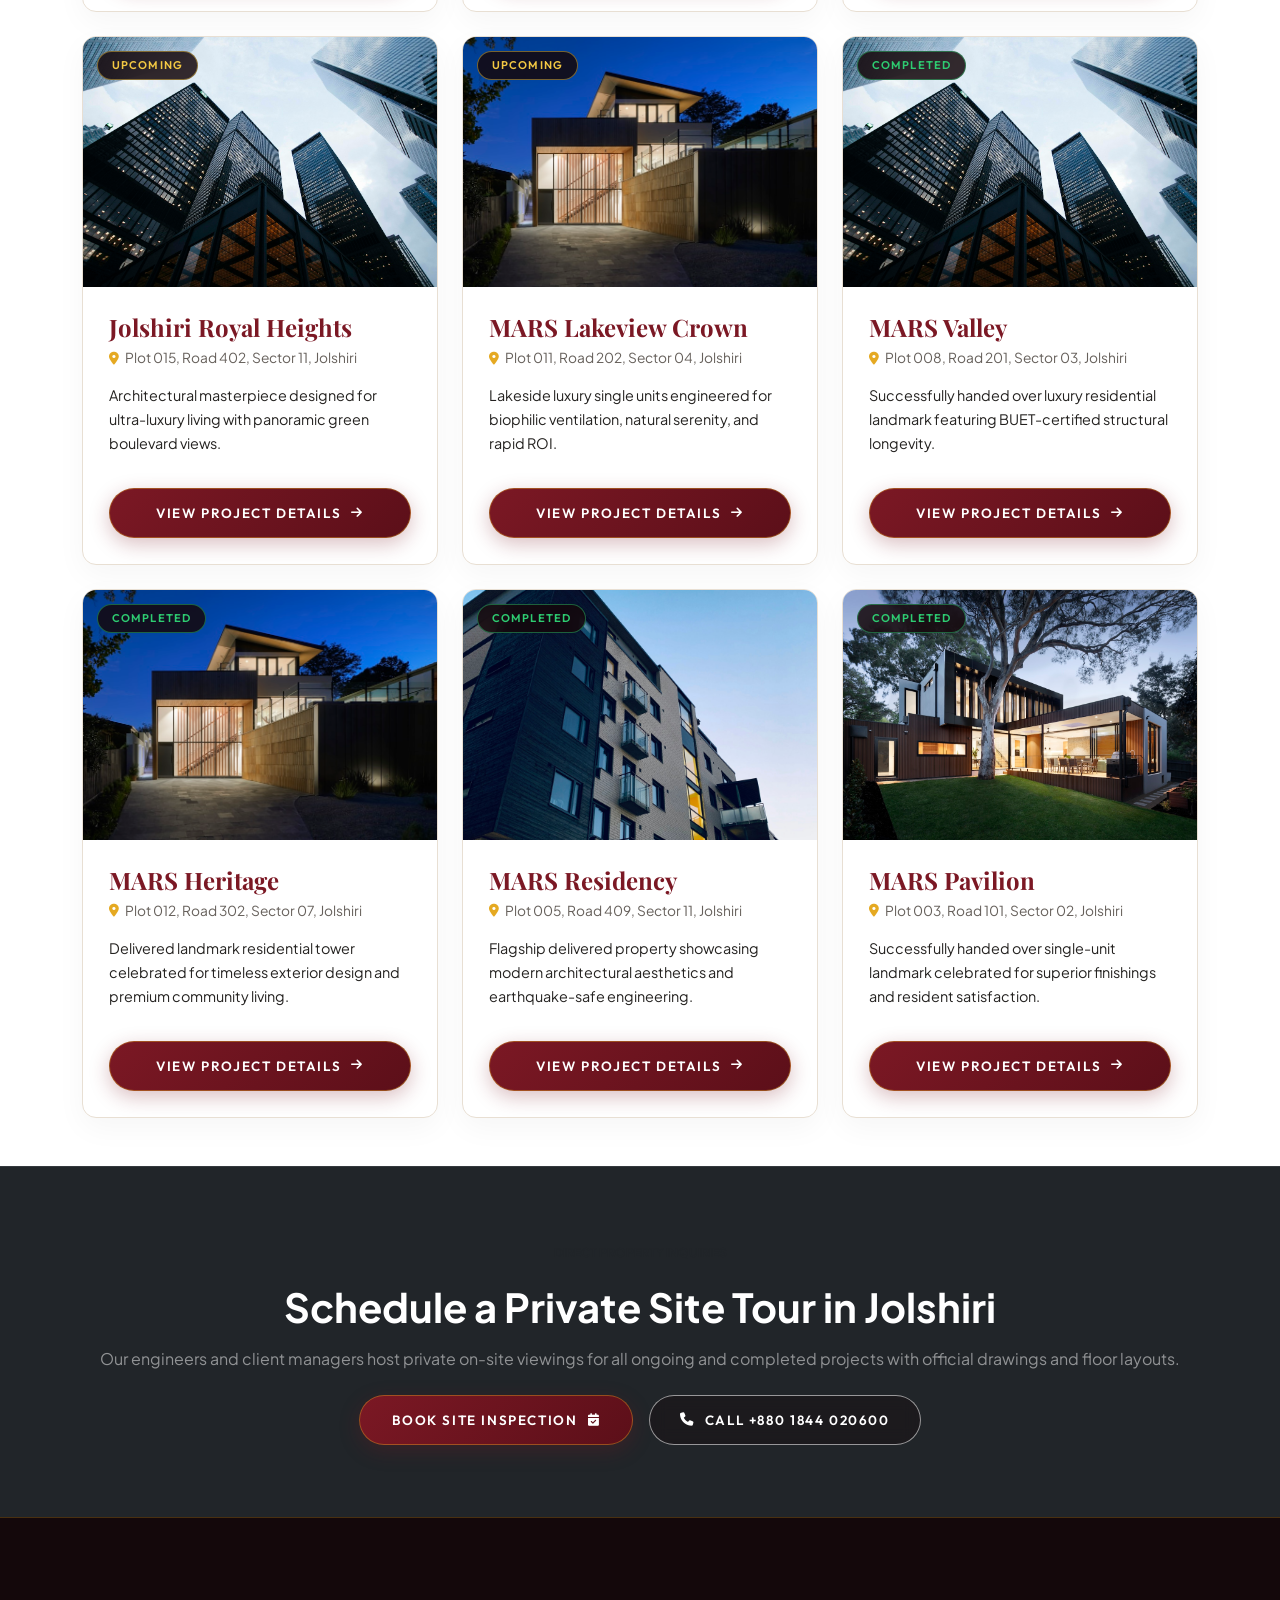
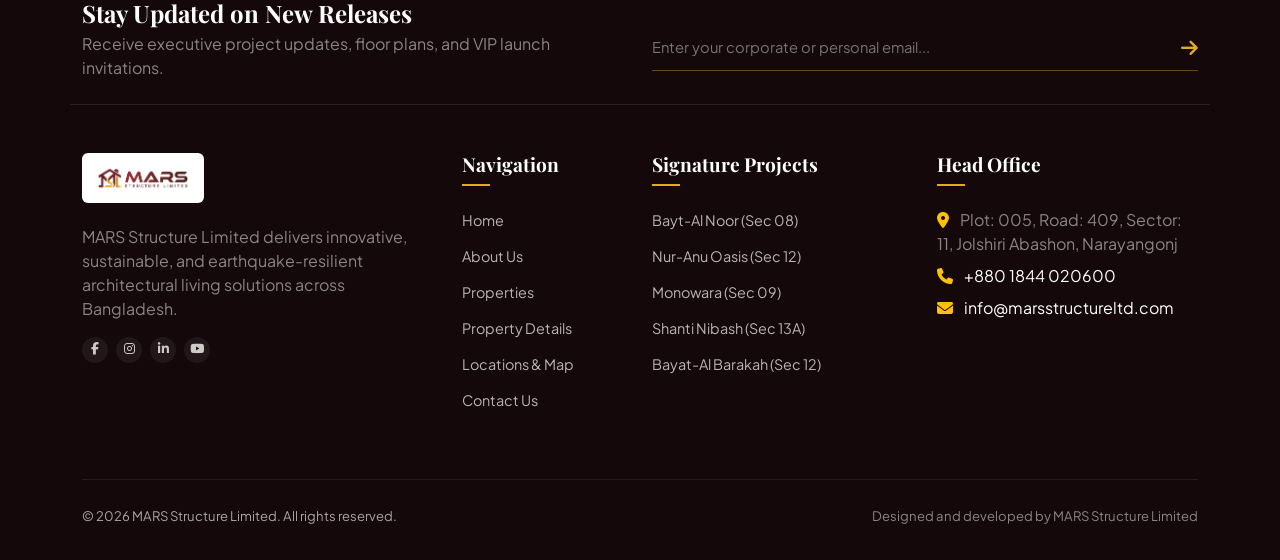
<file: properties.html>
<!DOCTYPE html>
<html lang="en">
<head>
  <meta charset="UTF-8">
  <meta name="viewport" content="width=device-width, initial-scale=1.0, maximum-scale=5.0">
  <meta http-equiv="X-UA-Compatible" content="ie=edge">
  <meta name="referrer" content="no-referrer">

  <title>Signature Properties & Landmark Portfolio | MARS Structure Limited</title>
  <meta name="description" content="Explore all ongoing, upcoming, and completed single-unit luxury residential landmarks by MARS Structure Limited in Jolshiri Smart City. BUET-vetted engineering.">

  <!-- Favicon -->
  <link rel="shortcut icon" href="assets/images/mars-logo.jpg" type="image/x-icon">

  <!-- Fonts -->
  <link rel="preconnect" href="https://fonts.googleapis.com">
  <link rel="preconnect" href="https://fonts.gstatic.com" crossorigin>
  <link href="https://fonts.googleapis.com/css2?family=Outfit:wght@500;600;700&family=Playfair+Display:ital,wght@0,600..700;1,600&family=Plus+Jakarta+Sans:wght@400;500;600;700&display=swap" rel="stylesheet">

  <!-- Local Bootstrap 5 & Icons -->
  <link rel="stylesheet" href="assets/css/bootstrap.min.css">
  <link rel="stylesheet" href="assets/css/fontawesome.min.css">
  <link rel="stylesheet" href="assets/css/aos.css">
  <link rel="stylesheet" href="assets/css/style.css">
</head>
<body>

  <!-- Topbar -->
  <header class="mars-topbar">
    <div class="container d-flex align-items-center justify-content-between">
      <div class="topbar-left-area d-flex align-items-center gap-4">
        <a href="tel:+8801844020600" class="topbar-contact-item">
          <i class="fa-solid fa-phone-volume"></i>
          <span>+880 1844 020600</span>
        </a>
        <a href="mailto:info@marsstructureltd.com" class="topbar-contact-item topbar-email-item">
          <i class="fa-solid fa-envelope"></i>
          <span>info@marsstructureltd.com</span>
        </a>
      </div>
      <div class="topbar-right-area">
        <div class="topbar-social-links">
          <a href="https://facebook.com" target="_blank" rel="noopener noreferrer" class="topbar-social-icon"><i class="fa-brands fa-facebook-f"></i></a>
          <a href="https://instagram.com" target="_blank" rel="noopener noreferrer" class="topbar-social-icon"><i class="fa-brands fa-instagram"></i></a>
          <a href="https://linkedin.com" target="_blank" rel="noopener noreferrer" class="topbar-social-icon"><i class="fa-brands fa-linkedin-in"></i></a>
          <a href="https://youtube.com" target="_blank" rel="noopener noreferrer" class="topbar-social-icon"><i class="fa-brands fa-youtube"></i></a>
        </div>
      </div>
    </div>
  </header>

  <!-- Navigation -->
  <nav class="mars-main-header">
    <div class="container d-flex align-items-center justify-content-between">
      <a href="index.html" class="mars-brand-logo-link" title="MARS Structure Limited">
        <img src="assets/images/mars-logo.jpg" alt="MARS Logo" class="mars-brand-logo-img">
      </a>

      <ul class="mars-nav-menu ms-auto d-none d-lg-flex">
        <li class="mars-nav-item"><a href="index.html" class="mars-nav-link">Home</a></li>
        <li class="mars-nav-item"><a href="about.html" class="mars-nav-link">About Us</a></li>
        <li class="mars-nav-item">
          <a href="properties.html" class="mars-nav-link active">Properties <i class="fa-solid fa-angle-down"></i></a>
          <ul class="mars-dropdown-menu">
            <li><a href="properties.html" class="text-gold">All Properties</a></li>
            <li><a href="properties.html?filter=ongoing">Ongoing Construction <span class="drop-badge">Active</span></a></li>
            <li><a href="properties.html?filter=upcoming">Upcoming Releases</a></li>
            <li><a href="properties.html?filter=completed">Completed Landmarks</a></li>
          </ul>
        </li>
        <li class="mars-nav-item"><a href="index.html#services" class="mars-nav-link">Solutions</a></li>
        <li class="mars-nav-item"><a href="contact.html" class="mars-nav-link">Contact</a></li>
      </ul>

      <button class="mars-hamburger-btn d-lg-none ms-auto" type="button" data-bs-toggle="offcanvas" data-bs-target="#marsMobileDrawer">
        <i class="fa-solid fa-bars-staggered"></i>
      </button>
    </div>
  </nav>

  <!-- Banner -->
  <section class="inner-hero-banner text-center">
    <div class="container position-relative z-2" data-aos="fade-up">
      <div class="inner-breadcrumb-nav">
        <a href="index.html">Home</a>
        <span>/</span>
        <span class="text-white">Properties</span>
      </div>
      <h1 class="inner-banner-title">Portfolio of Excellence</h1>
      <p class="inner-banner-sub">
        Explore premier single-unit luxury residential developments crafted with BUET-vetted engineering across Jolshiri Smart City.
      </p>
    </div>
  </section>

  <!-- Filter Controls & Property Grid -->
  <section class="py-5 bg-white">
    <div class="container">
      
      <!-- Filter Bar -->
      <div class="d-flex flex-wrap justify-content-between align-items-center gap-3 mb-4" data-aos="fade-up">
        <!-- Status Tabs -->
        <div class="project-filter-bar mb-0">
          <button type="button" class="project-filter-btn active" data-filter="all">All (12)</button>
          <button type="button" class="project-filter-btn" data-filter="ongoing">Ongoing (4)</button>
          <button type="button" class="project-filter-btn" data-filter="upcoming">Upcoming (4)</button>
          <button type="button" class="project-filter-btn" data-filter="completed">Completed (4)</button>
        </div>

        <!-- Sector & Search Dropdowns -->
        <div class="d-flex flex-wrap align-items-center gap-2">
          <select id="sectorSelect" class="form-select form-select-sm" style="width: auto;">
            <option value="all">All Sectors</option>
            <option value="sec-08">Sector 08</option>
            <option value="sec-09">Sector 09</option>
            <option value="sec-10">Sector 10</option>
            <option value="sec-11">Sector 11</option>
            <option value="sec-12">Sector 12</option>
            <option value="sec-13a">Sector 13A</option>
          </select>
          <input type="text" id="propSearchInput" class="form-control form-control-sm" placeholder="Search property name..." style="width: 200px;">
        </div>
      </div>

      <!-- Properties Grid (12 Items) -->
      <div class="row g-4" id="propertiesCatalogGrid">
        
        <!-- ONGOING 1 -->
        <div class="col-md-6 col-lg-4 prop-catalog-card" data-category="ongoing" data-sector="sec-08" data-aos="fade-up">
          <div class="project-showcase-box">
            <div class="project-img-frame">
              <img src="assets/images/projects/bayt-al-noor.jpg" alt="Bayt-Al Noor">
              <span class="project-status-tag status-ongoing">Ongoing</span>
            </div>
            <div class="project-info-body">
              <h3 class="project-card-title">Bayt-Al Noor</h3>
              <div class="project-card-address"><i class="fa-solid fa-location-dot"></i><span>Plot 004, Road 501, Sector 08, Jolshiri</span></div>
              <p class="project-card-desc">Signature luxury single-unit residence engineered with 4-sided natural daylighting and BUET vetting.</p>
              <div class="pt-2"><a href="property-details.html" class="mars-btn-primary w-100 justify-content-center"><span>View Project Details</span><i class="fa-solid fa-arrow-right"></i></a></div>
            </div>
          </div>
        </div>

        <!-- ONGOING 2 -->
        <div class="col-md-6 col-lg-4 prop-catalog-card" data-category="ongoing" data-sector="sec-12" data-aos="fade-up" data-aos-delay="100">
          <div class="project-showcase-box">
            <div class="project-img-frame">
              <img src="assets/images/projects/nur-anu-oasis.jpg" alt="Nur-Anu Oasis">
              <span class="project-status-tag status-ongoing">Ongoing</span>
            </div>
            <div class="project-info-body">
              <h3 class="project-card-title">Nur-Anu Oasis</h3>
              <div class="project-card-address"><i class="fa-solid fa-location-dot"></i><span>Plot 007, Road 409A, Sector 12, Jolshiri</span></div>
              <p class="project-card-desc">Exclusive single-unit suites featuring premium European fittings and double-height entrance atrium.</p>
              <div class="pt-2"><a href="property-details.html" class="mars-btn-primary w-100 justify-content-center"><span>View Project Details</span><i class="fa-solid fa-arrow-right"></i></a></div>
            </div>
          </div>
        </div>

        <!-- ONGOING 3 -->
        <div class="col-md-6 col-lg-4 prop-catalog-card" data-category="ongoing" data-sector="sec-09" data-aos="fade-up" data-aos-delay="200">
          <div class="project-showcase-box">
            <div class="project-img-frame">
              <img src="assets/images/projects/monowara.jpg" alt="Monowara">
              <span class="project-status-tag status-ongoing">Ongoing</span>
            </div>
            <div class="project-info-body">
              <h3 class="project-card-title">Monowara</h3>
              <div class="project-card-address"><i class="fa-solid fa-location-dot"></i><span>Plot 001, Road 303, Sector 09, Jolshiri</span></div>
              <p class="project-card-desc">Contemporary residential masterpiece combining modern architecture with balanced family living.</p>
              <div class="pt-2"><a href="property-details.html" class="mars-btn-primary w-100 justify-content-center"><span>View Project Details</span><i class="fa-solid fa-arrow-right"></i></a></div>
            </div>
          </div>
        </div>

        <!-- ONGOING 4 -->
        <div class="col-md-6 col-lg-4 prop-catalog-card" data-category="ongoing" data-sector="sec-10" data-aos="fade-up">
          <div class="project-showcase-box">
            <div class="project-img-frame">
              <img src="assets/images/projects/about-img7.png" alt="MARS Zenith Tower">
              <span class="project-status-tag status-ongoing">Ongoing</span>
            </div>
            <div class="project-info-body">
              <h3 class="project-card-title">MARS Zenith Tower</h3>
              <div class="project-card-address"><i class="fa-solid fa-location-dot"></i><span>Plot 019, Road 401, Sector 10, Jolshiri</span></div>
              <p class="project-card-desc">Exclusive corner-plot luxury suites boasting panoramic boulevard views and BUET certified longevity.</p>
              <div class="pt-2"><a href="property-details.html" class="mars-btn-primary w-100 justify-content-center"><span>View Project Details</span><i class="fa-solid fa-arrow-right"></i></a></div>
            </div>
          </div>
        </div>

        <!-- UPCOMING 1 -->
        <div class="col-md-6 col-lg-4 prop-catalog-card" data-category="upcoming" data-sector="sec-13a" data-aos="fade-up" data-aos-delay="100">
          <div class="project-showcase-box">
            <div class="project-img-frame">
              <img src="assets/images/projects/shanti-nibash.jpg" alt="Shanti Nibash">
              <span class="project-status-tag status-upcoming">Upcoming</span>
            </div>
            <div class="project-info-body">
              <h3 class="project-card-title">Shanti Nibash</h3>
              <div class="project-card-address"><i class="fa-solid fa-location-dot"></i><span>Plot 004, Road 502, Sector 13A, Jolshiri</span></div>
              <p class="project-card-desc">Serene sanctuary residence offering maximum daylight, natural breeze, and calm community living.</p>
              <div class="pt-2"><a href="property-details.html" class="mars-btn-primary w-100 justify-content-center"><span>View Project Details</span><i class="fa-solid fa-arrow-right"></i></a></div>
            </div>
          </div>
        </div>

        <!-- UPCOMING 2 -->
        <div class="col-md-6 col-lg-4 prop-catalog-card" data-category="upcoming" data-sector="sec-12" data-aos="fade-up" data-aos-delay="200">
          <div class="project-showcase-box">
            <div class="project-img-frame">
              <img src="assets/images/projects/bayat-al-barakah.jpg" alt="Bayat-Al Barakah">
              <span class="project-status-tag status-upcoming">Upcoming</span>
            </div>
            <div class="project-info-body">
              <h3 class="project-card-title">Bayat-Al Barakah</h3>
              <div class="project-card-address"><i class="fa-solid fa-location-dot"></i><span>Plot 026, Road 404, Sector 12, Jolshiri</span></div>
              <p class="project-card-desc">Upcoming flagship development engineered for longevity, capital appreciation, and premier comfort.</p>
              <div class="pt-2"><a href="property-details.html" class="mars-btn-primary w-100 justify-content-center"><span>View Project Details</span><i class="fa-solid fa-arrow-right"></i></a></div>
            </div>
          </div>
        </div>

        <!-- UPCOMING 3 -->
        <div class="col-md-6 col-lg-4 prop-catalog-card" data-category="upcoming" data-sector="sec-11" data-aos="fade-up">
          <div class="project-showcase-box">
            <div class="project-img-frame">
              <img src="assets/images/projects/about-img7.png" alt="Jolshiri Royal Heights">
              <span class="project-status-tag status-upcoming">Upcoming</span>
            </div>
            <div class="project-info-body">
              <h3 class="project-card-title">Jolshiri Royal Heights</h3>
              <div class="project-card-address"><i class="fa-solid fa-location-dot"></i><span>Plot 015, Road 402, Sector 11, Jolshiri</span></div>
              <p class="project-card-desc">Architectural masterpiece designed for ultra-luxury living with panoramic green boulevard views.</p>
              <div class="pt-2"><a href="property-details.html" class="mars-btn-primary w-100 justify-content-center"><span>View Project Details</span><i class="fa-solid fa-arrow-right"></i></a></div>
            </div>
          </div>
        </div>

        <!-- UPCOMING 4 -->
        <div class="col-md-6 col-lg-4 prop-catalog-card" data-category="upcoming" data-sector="sec-04" data-aos="fade-up" data-aos-delay="100">
          <div class="project-showcase-box">
            <div class="project-img-frame">
              <img src="assets/images/projects/about-img8.png" alt="MARS Lakeview Crown">
              <span class="project-status-tag status-upcoming">Upcoming</span>
            </div>
            <div class="project-info-body">
              <h3 class="project-card-title">MARS Lakeview Crown</h3>
              <div class="project-card-address"><i class="fa-solid fa-location-dot"></i><span>Plot 011, Road 202, Sector 04, Jolshiri</span></div>
              <p class="project-card-desc">Lakeside luxury single units engineered for biophilic ventilation, natural serenity, and rapid ROI.</p>
              <div class="pt-2"><a href="property-details.html" class="mars-btn-primary w-100 justify-content-center"><span>View Project Details</span><i class="fa-solid fa-arrow-right"></i></a></div>
            </div>
          </div>
        </div>

        <!-- COMPLETED 1 -->
        <div class="col-md-6 col-lg-4 prop-catalog-card" data-category="completed" data-sector="sec-03" data-aos="fade-up" data-aos-delay="200">
          <div class="project-showcase-box">
            <div class="project-img-frame">
              <img src="assets/images/projects/about-img7.png" alt="MARS Valley">
              <span class="project-status-tag status-completed">Completed</span>
            </div>
            <div class="project-info-body">
              <h3 class="project-card-title">MARS Valley</h3>
              <div class="project-card-address"><i class="fa-solid fa-location-dot"></i><span>Plot 008, Road 201, Sector 03, Jolshiri</span></div>
              <p class="project-card-desc">Successfully handed over luxury residential landmark featuring BUET-certified structural longevity.</p>
              <div class="pt-2"><a href="property-details.html" class="mars-btn-primary w-100 justify-content-center"><span>View Project Details</span><i class="fa-solid fa-arrow-right"></i></a></div>
            </div>
          </div>
        </div>

        <!-- COMPLETED 2 -->
        <div class="col-md-6 col-lg-4 prop-catalog-card" data-category="completed" data-sector="sec-07" data-aos="fade-up">
          <div class="project-showcase-box">
            <div class="project-img-frame">
              <img src="assets/images/projects/about-img8.png" alt="MARS Heritage">
              <span class="project-status-tag status-completed">Completed</span>
            </div>
            <div class="project-info-body">
              <h3 class="project-card-title">MARS Heritage</h3>
              <div class="project-card-address"><i class="fa-solid fa-location-dot"></i><span>Plot 012, Road 302, Sector 07, Jolshiri</span></div>
              <p class="project-card-desc">Delivered landmark residential tower celebrated for timeless exterior design and premium community living.</p>
              <div class="pt-2"><a href="property-details.html" class="mars-btn-primary w-100 justify-content-center"><span>View Project Details</span><i class="fa-solid fa-arrow-right"></i></a></div>
            </div>
          </div>
        </div>

        <!-- COMPLETED 3 -->
        <div class="col-md-6 col-lg-4 prop-catalog-card" data-category="completed" data-sector="sec-11" data-aos="fade-up" data-aos-delay="100">
          <div class="project-showcase-box">
            <div class="project-img-frame">
              <img src="assets/images/projects/hero-bg.jpg" alt="MARS Residency">
              <span class="project-status-tag status-completed">Completed</span>
            </div>
            <div class="project-info-body">
              <h3 class="project-card-title">MARS Residency</h3>
              <div class="project-card-address"><i class="fa-solid fa-location-dot"></i><span>Plot 005, Road 409, Sector 11, Jolshiri</span></div>
              <p class="project-card-desc">Flagship delivered property showcasing modern architectural aesthetics and earthquake-safe engineering.</p>
              <div class="pt-2"><a href="property-details.html" class="mars-btn-primary w-100 justify-content-center"><span>View Project Details</span><i class="fa-solid fa-arrow-right"></i></a></div>
            </div>
          </div>
        </div>

        <!-- COMPLETED 4 -->
        <div class="col-md-6 col-lg-4 prop-catalog-card" data-category="completed" data-sector="sec-02" data-aos="fade-up" data-aos-delay="200">
          <div class="project-showcase-box">
            <div class="project-img-frame">
              <img src="assets/images/projects/bayt-al-noor.jpg" alt="MARS Pavilion">
              <span class="project-status-tag status-completed">Completed</span>
            </div>
            <div class="project-info-body">
              <h3 class="project-card-title">MARS Pavilion</h3>
              <div class="project-card-address"><i class="fa-solid fa-location-dot"></i><span>Plot 003, Road 101, Sector 02, Jolshiri</span></div>
              <p class="project-card-desc">Successfully handed over single-unit landmark celebrated for superior finishings and resident satisfaction.</p>
              <div class="pt-2"><a href="property-details.html" class="mars-btn-primary w-100 justify-content-center"><span>View Project Details</span><i class="fa-solid fa-arrow-right"></i></a></div>
            </div>
          </div>
        </div>

      </div>

    </div>
  </section>

  <!-- CTA Banner -->
  <section class="py-5 bg-dark text-white border-top border-secondary border-opacity-25" data-aos="fade-up">
    <div class="container text-center py-4">
      <span class="badge bg-gold text-dark px-3 py-2 text-uppercase fw-bold mb-3">Direct Property Inquiries</span>
      <h2 class="font-serif-luxury fs-1 fw-bold text-white mb-3">Schedule a Private Site Tour in Jolshiri</h2>
      <p class="text-white-50 max-w-700 mx-auto mb-4">
        Our engineers and client managers host private on-site viewings for all ongoing and completed projects with official drawings and floor layouts.
      </p>
      <div class="d-flex flex-wrap justify-content-center gap-3">
        <a href="contact.html" class="mars-btn-primary">
          <span>Book Site Inspection</span>
          <i class="fa-solid fa-calendar-check"></i>
        </a>
        <a href="tel:+8801844020600" class="mars-btn-outline btn-outline-white">
          <i class="fa-solid fa-phone"></i>
          <span>Call +880 1844 020600</span>
        </a>
      </div>
    </div>
  </section>

  <!-- Footer -->
  <footer class="mars-footer">
    <div class="container">
      <div class="row align-items-center mb-5 pb-4 border-bottom border-secondary border-opacity-25">
        <div class="col-lg-6 mb-3 mb-lg-0">
          <h4 class="text-white fw-bold mb-1" style="font-family: var(--font-serif);">Stay Updated on New Releases</h4>
          <p class="text-white-50 mb-0">Receive executive project updates, floor plans, and VIP launch invitations.</p>
        </div>
        <div class="col-lg-6">
          <form class="footer-newsletter-form" onsubmit="event.preventDefault(); alert('Subscribed to MARS newsletter!');">
            <input type="email" class="footer-newsletter-input" placeholder="Enter your corporate or personal email..." required>
            <button type="submit" class="footer-newsletter-btn" aria-label="Subscribe"><i class="fa-solid fa-arrow-right"></i></button>
          </form>
        </div>
      </div>

      <div class="row g-4">
        <div class="col-lg-4 col-md-6">
          <img src="assets/images/mars-logo.jpg" alt="MARS Logo" class="footer-brand-logo bg-white p-2 rounded">
          <p class="text-white-50 mt-3 pe-lg-4">
            MARS Structure Limited delivers innovative, sustainable, and earthquake-resilient architectural living solutions across Bangladesh.
          </p>
          <div class="d-flex gap-2 mt-3">
            <a href="https://facebook.com" class="topbar-social-icon"><i class="fa-brands fa-facebook-f"></i></a>
            <a href="https://instagram.com" class="topbar-social-icon"><i class="fa-brands fa-instagram"></i></a>
            <a href="https://linkedin.com" class="topbar-social-icon"><i class="fa-brands fa-linkedin-in"></i></a>
            <a href="https://youtube.com" class="topbar-social-icon"><i class="fa-brands fa-youtube"></i></a>
          </div>
        </div>

        <div class="col-lg-2 col-md-6 col-6">
          <h5 class="footer-col-title">Navigation</h5>
          <ul class="footer-links-list">
            <li><a href="index.html">Home</a></li>
            <li><a href="about.html">About Us</a></li>
            <li><a href="properties.html">Properties</a></li>
            <li><a href="property-details.html">Property Details</a></li>
            <li><a href="index.html#locations">Locations & Map</a></li>
            <li><a href="contact.html">Contact Us</a></li>
          </ul>
        </div>

        <div class="col-lg-3 col-md-6 col-6">
          <h5 class="footer-col-title">Signature Projects</h5>
          <ul class="footer-links-list">
            <li><a href="property-details.html">Bayt-Al Noor (Sec 08)</a></li>
            <li><a href="property-details.html">Nur-Anu Oasis (Sec 12)</a></li>
            <li><a href="property-details.html">Monowara (Sec 09)</a></li>
            <li><a href="property-details.html">Shanti Nibash (Sec 13A)</a></li>
            <li><a href="property-details.html">Bayat-Al Barakah (Sec 12)</a></li>
          </ul>
        </div>

        <div class="col-lg-3 col-md-6">
          <h5 class="footer-col-title">Head Office</h5>
          <p class="text-white-50 mb-2"><i class="fa-solid fa-location-dot text-warning me-2"></i> Plot: 005, Road: 409, Sector: 11, Jolshiri Abashon, Narayangonj</p>
          <p class="text-white-50 mb-2"><i class="fa-solid fa-phone text-warning me-2"></i> <a href="tel:+8801844020600" class="text-white">+880 1844 020600</a></p>
          <p class="text-white-50 mb-0"><i class="fa-solid fa-envelope text-warning me-2"></i> <a href="mailto:info@marsstructureltd.com" class="text-white">info@marsstructureltd.com</a></p>
        </div>
      </div>

      <div class="footer-bottom-bar d-flex flex-wrap justify-content-between align-items-center">
        <p class="mb-0">© 2026 MARS Structure Limited. All rights reserved.</p>
        <p class="mb-0 text-white-50">Designed and developed by MARS Structure Limited</p>
      </div>
    </div>
  </footer>

  <!-- Offcanvas Mobile Drawer -->
  <div class="offcanvas offcanvas-end mars-mobile-drawer" tabindex="-1" id="marsMobileDrawer">
    <div class="mobile-drawer-header">
      <img src="assets/images/mars-logo.jpg" alt="MARS Logo" class="mobile-drawer-logo">
      <button type="button" class="mobile-drawer-close" data-bs-dismiss="offcanvas">&times;</button>
    </div>
    <div class="mobile-drawer-body">
      <ul class="mobile-nav-list">
        <li class="mobile-nav-item"><a href="index.html" class="mobile-nav-link">Home</a></li>
        <li class="mobile-nav-item"><a href="about.html" class="mobile-nav-link">About MARS</a></li>
        <li class="mobile-nav-item"><a href="properties.html" class="mobile-nav-link active">Signature Properties</a></li>
        <li class="mobile-nav-item"><a href="index.html#services" class="mobile-nav-link">Our Solutions</a></li>
        <li class="mobile-nav-item"><a href="index.html#locations" class="mobile-nav-link">Locations & Map</a></li>
        <li class="mobile-nav-item"><a href="contact.html" class="mobile-nav-link">Contact & Inquiries</a></li>
      </ul>
      <div class="mobile-drawer-footer">
        <a href="tel:+8801844020600" class="mars-btn-primary w-100 justify-content-center">
          <i class="fa-solid fa-phone me-1"></i> Call Development Desk
        </a>
      </div>
    </div>
  </div>

  <!-- Scripts -->
  <script src="assets/js/bootstrap.bundle.min.js"></script>
  <script src="assets/js/aos.js"></script>
  <script>
    document.addEventListener('DOMContentLoaded', () => {
      if (typeof AOS !== 'undefined') {
        AOS.init({ duration: 800, easing: 'ease-out-cubic', once: true, offset: 50 });
      }

      // Catalog Filtering Script
      const filterBtns = document.querySelectorAll('.project-filter-btn');
      const cards = document.querySelectorAll('.prop-catalog-card');
      const sectorSelect = document.getElementById('sectorSelect');
      const searchInput = document.getElementById('propSearchInput');

      let currentStatus = 'all';
      let currentSector = 'all';
      let currentQuery = '';

      // Check URL query parameters (e.g. ?filter=ongoing)
      const urlParams = new URLSearchParams(window.location.search);
      const initialStatusParam = urlParams.get('filter');
      if (initialStatusParam) {
        currentStatus = initialStatusParam;
        filterBtns.forEach(btn => {
          if (btn.getAttribute('data-filter') === currentStatus) btn.classList.add('active');
          else btn.classList.remove('active');
        });
      }

      function filterCatalog() {
        cards.forEach(card => {
          const category = card.getAttribute('data-category');
          const sector = card.getAttribute('data-sector');
          const title = card.querySelector('.project-card-title').textContent.toLowerCase();

          const matchesStatus = (currentStatus === 'all' || category === currentStatus);
          const matchesSector = (currentSector === 'all' || sector === currentSector);
          const matchesSearch = (!currentQuery || title.includes(currentQuery));

          if (matchesStatus && matchesSector && matchesSearch) {
            card.style.display = 'block';
          } else {
            card.style.display = 'none';
          }
        });
      }

      filterBtns.forEach(btn => {
        btn.addEventListener('click', function() {
          filterBtns.forEach(b => b.classList.remove('active'));
          this.classList.add('active');
          currentStatus = this.getAttribute('data-filter');
          filterCatalog();
        });
      });

      if (sectorSelect) {
        sectorSelect.addEventListener('change', function() {
          currentSector = this.value;
          filterCatalog();
        });
      }

      if (searchInput) {
        searchInput.addEventListener('input', function() {
          currentQuery = this.value.toLowerCase().trim();
          filterCatalog();
        });
      }

      filterCatalog();
    });
  </script>
</body>
</html>
</file>
<file: assets/css/style.css>
/* ==========================================================================
   MARS STRUCTURE LIMITED — Core Design System & Full Page Styles (v3.0)
   Brand Theme: Royal Maroon (#7B1824) & Imperial Gold (#E5A922)
   Architecture: High-Performance, Mobile-First, Scroll-Driven Interactive UI
   Inspiration: RIO Property (Liquid Smooth Scroll, Spacious Viewport, Parallax)
   ========================================================================== */

/* --------------------------------------------------------------------------
   1. CSS Custom Properties / Design Tokens
   -------------------------------------------------------------------------- */
:root {
  /* Brand Colors */
  --mars-maroon: #7B1824;
  --mars-maroon-dark: #5C0F19;
  --mars-maroon-deep: #400910;
  --mars-maroon-noir: #14080B;
  
  --mars-gold: #E5A922;
  --mars-gold-light: #F3C843;
  --mars-gold-glow: rgba(229, 169, 34, 0.4);
  --mars-gold-subtle: rgba(229, 169, 34, 0.12);
  --mars-gold-border: rgba(229, 169, 34, 0.25);
  
  /* Canvas & Surfaces */
  --mars-bg-light: #FAF7F2;
  --mars-bg-gray: #F4F6F9;
  --mars-bg-gray-soft: #EFF2F6;
  --mars-card-bg: #FFFFFF;
  --mars-border-subtle: #E8DFD3;
  --mars-border-gray: #E2E6EC;
  --mars-surface-dark: #16080B;
  --mars-surface-darker: #0E0406;
  
  /* Typography Colors */
  --mars-text-main: #242220;
  --mars-text-muted: #66605B;
  --mars-text-light: #FAF7F2;
  --mars-text-white: #FFFFFF;

  /* Typography Families */
  --font-serif: 'Playfair Display', Georgia, serif;
  --font-sans: 'Plus Jakarta Sans', system-ui, -apple-system, sans-serif;
  --font-badge: 'Outfit', sans-serif;

  /* Structural Dimensions */
  --topbar-height: 38px;
  --header-height: 80px;

  /* Transitions & Curves */
  --ease-out-expo: cubic-bezier(0.16, 1, 0.3, 1);
  --ease-in-out-smooth: cubic-bezier(0.4, 0, 0.2, 1);
  --transition-fast: 0.2s ease;
  --transition-normal: 0.35s var(--ease-out-expo);
  --transition-slow: 0.6s var(--ease-out-expo);
}

/* --------------------------------------------------------------------------
   2. Base & Global Reset (Full Scrollable Page)
   -------------------------------------------------------------------------- */
*, *::before, *::after {
  box-sizing: border-box;
  margin: 0;
  padding: 0;
}

html {
  scroll-behavior: smooth;
  width: 100%;
}

body {
  width: 100%;
  min-height: 100%;
  font-family: var(--font-sans);
  background-color: #FFFFFF;
  color: var(--mars-text-main);
  -webkit-font-smoothing: antialiased;
  -moz-osx-font-smoothing: grayscale;
  overflow-x: hidden;
}

a {
  color: inherit;
  text-decoration: none;
  transition: all var(--transition-fast);
}

ul {
  list-style: none;
  margin: 0;
  padding: 0;
}

img {
  max-width: 100%;
  height: auto;
  display: block;
}

/* --------------------------------------------------------------------------
   3. Architectural Preloader (Extended 2.5s Duration & Content)
   -------------------------------------------------------------------------- */
#mars-preloader {
  position: fixed;
  inset: 0;
  width: 100vw;
  height: 100vh;
  background: radial-gradient(circle at center, #2B0B12 0%, #14080B 100%);
  z-index: 999999;
  display: flex;
  flex-direction: column;
  align-items: center;
  justify-content: center;
  transition: transform 0.95s cubic-bezier(0.77, 0, 0.175, 1), opacity 0.7s ease;
  overflow: hidden;
}

#mars-preloader.loaded {
  transform: translateY(-100%);
  pointer-events: none;
}

.preloader-content {
  text-align: center;
  max-width: 520px;
  padding: 0 24px;
  display: flex;
  flex-direction: column;
  align-items: center;
}

.preloader-logo-wrap {
  width: 120px;
  height: 120px;
  margin-bottom: 24px;
  position: relative;
  display: flex;
  align-items: center;
  justify-content: center;
}

.preloader-emblem-ring {
  position: absolute;
  inset: 0;
  border-radius: 50%;
  border: 1.5px dashed rgba(229, 169, 34, 0.4);
  animation: preloaderSpin 14s linear infinite;
}

.preloader-emblem-glow {
  position: absolute;
  width: 80px;
  height: 80px;
  background: var(--mars-maroon);
  border-radius: 50%;
  filter: blur(28px);
  opacity: 0.75;
}

.preloader-svg {
  width: 72px;
  height: 72px;
  z-index: 2;
  filter: drop-shadow(0 4px 12px rgba(0, 0, 0, 0.5));
}

.preloader-brand-title {
  font-family: var(--font-serif);
  font-size: 1.75rem;
  font-weight: 700;
  color: var(--mars-text-white);
  letter-spacing: 0.06em;
  margin-bottom: 6px;
  text-transform: uppercase;
}

.preloader-brand-title span {
  color: var(--mars-gold);
}

.preloader-brand-sub {
  font-family: var(--font-badge);
  font-size: 0.8rem;
  letter-spacing: 0.22em;
  color: rgba(250, 247, 242, 0.75);
  text-transform: uppercase;
  margin-bottom: 32px;
}

.preloader-progress-track {
  width: 260px;
  height: 2.5px;
  background: rgba(255, 255, 255, 0.12);
  border-radius: 2px;
  position: relative;
  overflow: hidden;
  margin-bottom: 16px;
}

.preloader-progress-bar {
  position: absolute;
  top: 0;
  left: 0;
  height: 100%;
  width: 0%;
  background: linear-gradient(90deg, var(--mars-maroon) 0%, var(--mars-gold) 65%, var(--mars-gold-light) 100%);
  box-shadow: 0 0 12px var(--mars-gold);
  transition: width 0.15s ease-out;
}

.preloader-counter {
  font-family: var(--font-badge);
  font-size: 0.82rem;
  letter-spacing: 0.18em;
  color: var(--mars-gold);
  font-weight: 600;
}

@keyframes preloaderSpin {
  from { transform: rotate(0deg); }
  to { transform: rotate(360deg); }
}

/* --------------------------------------------------------------------------
   4. Topbar (Utility Contact Bar - Cleaned: Only Phone, Email, Socials)
   -------------------------------------------------------------------------- */
.mars-topbar {
  height: var(--topbar-height);
  line-height: var(--topbar-height);
  background-color: var(--mars-maroon-noir);
  border-bottom: 1px solid var(--mars-gold-border);
  color: rgba(250, 247, 242, 0.85);
  font-size: 0.82rem;
  font-weight: 500;
  z-index: 1002;
  position: relative;
  box-sizing: border-box;
  padding: 0;
  overflow: hidden;
  margin-top: 0;
  transition: margin-top 0.4s var(--ease-out-expo), opacity 0.3s ease;
}

body.topbar-hidden .mars-topbar {
  margin-top: calc(-1 * var(--topbar-height));
  opacity: 0;
  pointer-events: none;
}

.mars-topbar .container {
  height: 100%;
}

.topbar-contact-item {
  display: inline-flex;
  align-items: center;
  gap: 8px;
  color: rgba(250, 247, 242, 0.88);
  font-size: 0.82rem;
  transition: color var(--transition-fast);
}

.topbar-contact-item i {
  color: var(--mars-gold);
  font-size: 0.85rem;
}

.topbar-contact-item:hover {
  color: var(--mars-gold);
}

.topbar-social-links {
  display: flex;
  align-items: center;
  gap: 12px;
}

.topbar-social-icon {
  width: 26px;
  height: 26px;
  display: inline-flex;
  align-items: center;
  justify-content: center;
  border-radius: 50%;
  background: rgba(255, 255, 255, 0.06);
  color: rgba(250, 247, 242, 0.8);
  font-size: 0.78rem;
  transition: all var(--transition-fast);
}

.topbar-social-icon:hover {
  background: var(--mars-maroon);
  color: var(--mars-gold);
  transform: translateY(-2px);
}

/* --------------------------------------------------------------------------
   5. Main Header (Sticky Navigation with Frosted Glass on Scroll)
   -------------------------------------------------------------------------- */
.mars-main-header {
  height: var(--header-height);
  background-color: #FFFFFF;
  border-bottom: 1px solid var(--mars-border-gray);
  position: sticky;
  top: 0;
  z-index: 1000;
  box-sizing: border-box;
  transition: background-color var(--transition-normal), box-shadow var(--transition-normal), border-color var(--transition-normal);
}

.mars-main-header.header-scrolled {
  background-color: #FFFFFF !important;
  backdrop-filter: none;
  -webkit-backdrop-filter: none;
  border-bottom: 1px solid var(--mars-border-gray);
  box-shadow: 0 4px 20px rgba(20, 8, 11, 0.06);
}

.mars-main-header .container {
  height: 100%;
}

.mars-brand-logo-link {
  display: inline-flex;
  align-items: center;
  height: 100%;
  padding: 4px 0;
}

.mars-brand-logo-img {
  height: 60px;
  max-height: 85%;
  width: auto;
  object-fit: contain;
  transition: height var(--transition-fast), transform var(--transition-fast);
}

.mars-main-header.header-scrolled .mars-brand-logo-img {
  height: 52px;
}

.mars-brand-logo-link:hover .mars-brand-logo-img {
  transform: scale(1.03);
}

.mars-nav-menu {
  display: flex;
  align-items: center;
  gap: clamp(1rem, 2.2vw, 2.6rem);
  margin: 0;
  padding: 0;
  list-style: none;
}

.mars-nav-item {
  position: relative;
}

.mars-nav-link {
  font-family: var(--font-sans);
  font-size: 0.94rem;
  font-weight: 500;
  color: var(--mars-text-main);
  padding: 8px 0;
  display: inline-flex;
  align-items: center;
  gap: 6px;
  position: relative;
  transition: color var(--transition-fast);
}

.mars-nav-link::after {
  content: '';
  position: absolute;
  bottom: 0;
  left: 0;
  width: 0%;
  height: 2px;
  background: var(--mars-gold);
  transition: width var(--transition-normal);
}

.mars-nav-link:hover {
  color: var(--mars-maroon);
}

.mars-nav-link:hover::after,
.mars-nav-link.active::after {
  width: 100%;
}

.mars-nav-link.active {
  color: var(--mars-maroon);
  font-weight: 600;
}

.mars-nav-link i.fa-angle-down {
  font-size: 0.72rem;
  transition: transform var(--transition-fast);
  color: var(--mars-text-muted);
}

.mars-nav-item:hover .mars-nav-link i.fa-angle-down {
  transform: rotate(180deg);
  color: var(--mars-gold);
}

/* Dropdown Sub-menu */
.mars-dropdown-menu {
  position: absolute;
  top: 100%;
  left: -15px;
  min-width: 240px;
  background: var(--mars-card-bg);
  border: 1px solid var(--mars-border-subtle);
  border-radius: 8px;
  padding: 10px 0;
  box-shadow: 0 16px 36px rgba(20, 8, 11, 0.09);
  opacity: 0;
  visibility: hidden;
  transform: translateY(12px);
  transition: all var(--transition-normal);
  z-index: 1000;
}

.mars-nav-item:hover .mars-dropdown-menu {
  opacity: 1;
  visibility: visible;
  transform: translateY(0);
}

.mars-dropdown-menu li a {
  display: flex;
  align-items: center;
  justify-content: space-between;
  padding: 10px 20px;
  font-size: 0.88rem;
  font-weight: 500;
  color: var(--mars-text-main);
  transition: all var(--transition-fast);
}

.mars-dropdown-menu li a:hover {
  background: rgba(123, 24, 36, 0.05);
  color: var(--mars-maroon);
  padding-left: 24px;
}

.mars-dropdown-menu li a span.drop-badge {
  font-family: var(--font-badge);
  font-size: 0.65rem;
  letter-spacing: 0.08em;
  padding: 2px 7px;
  border-radius: 12px;
  background: rgba(229, 169, 34, 0.15);
  color: #B57D0E;
  font-weight: 600;
  text-transform: uppercase;
}

/* --------------------------------------------------------------------------
   6. Unified "Lucrative" Button System
   -------------------------------------------------------------------------- */
.mars-btn-primary {
  font-family: var(--font-badge);
  font-size: 0.84rem;
  font-weight: 600;
  letter-spacing: 0.12em;
  text-transform: uppercase;
  color: var(--mars-text-white);
  background: linear-gradient(135deg, var(--mars-maroon) 0%, var(--mars-maroon-dark) 100%);
  border: 1px solid rgba(229, 169, 34, 0.4);
  padding: 14px 32px;
  border-radius: 50px;
  display: inline-flex;
  align-items: center;
  justify-content: center;
  gap: 10px;
  position: relative;
  overflow: hidden;
  box-shadow: 0 6px 20px rgba(123, 24, 36, 0.28);
  transition: all var(--transition-normal);
  cursor: pointer;
}

.mars-btn-primary::before {
  content: '';
  position: absolute;
  top: 0;
  left: -75%;
  width: 50%;
  height: 100%;
  background: linear-gradient(90deg, transparent, rgba(255, 255, 255, 0.28), transparent);
  transform: skewX(-20deg);
  transition: left 0.75s ease;
}

.mars-btn-primary:hover::before {
  left: 130%;
}

.mars-btn-primary:hover {
  background: linear-gradient(135deg, var(--mars-maroon-dark) 0%, #4D0911 100%);
  border-color: var(--mars-gold);
  color: var(--mars-text-white);
  box-shadow: 0 8px 24px rgba(123, 24, 36, 0.4), 0 0 12px var(--mars-gold-glow);
  transform: translateY(-2px);
}

.mars-btn-primary i {
  font-size: 0.78rem;
  transition: transform var(--transition-fast);
}

.mars-btn-primary:hover i {
  transform: translateX(4px);
}

.mars-btn-gold {
  font-family: var(--font-badge);
  font-size: 0.84rem;
  font-weight: 600;
  letter-spacing: 0.12em;
  text-transform: uppercase;
  color: var(--mars-maroon-noir);
  background: linear-gradient(135deg, var(--mars-gold) 0%, #D49814 100%);
  border: 1px solid rgba(255, 255, 255, 0.35);
  padding: 14px 32px;
  border-radius: 50px;
  display: inline-flex;
  align-items: center;
  justify-content: center;
  gap: 10px;
  box-shadow: 0 6px 20px rgba(229, 169, 34, 0.35);
  transition: all var(--transition-normal);
  cursor: pointer;
}

.mars-btn-gold:hover {
  background: linear-gradient(135deg, var(--mars-gold-light) 0%, var(--mars-gold) 100%);
  color: var(--mars-maroon-dark);
  box-shadow: 0 10px 28px rgba(229, 169, 34, 0.5);
  transform: translateY(-2px);
}

.mars-btn-outline {
  font-family: var(--font-badge);
  font-size: 0.84rem;
  font-weight: 600;
  letter-spacing: 0.12em;
  text-transform: uppercase;
  color: var(--mars-maroon);
  background: transparent;
  border: 1.5px solid var(--mars-maroon);
  padding: 13px 30px;
  border-radius: 50px;
  display: inline-flex;
  align-items: center;
  justify-content: center;
  gap: 10px;
  transition: all var(--transition-normal);
  cursor: pointer;
}

.mars-btn-outline.btn-outline-white {
  color: var(--mars-text-white);
  border-color: rgba(255, 255, 255, 0.55);
  background: rgba(20, 8, 11, 0.35);
  backdrop-filter: blur(8px);
}

.mars-btn-outline:hover {
  background: var(--mars-maroon);
  border-color: var(--mars-maroon);
  color: var(--mars-text-white);
  box-shadow: 0 6px 20px rgba(123, 24, 36, 0.3);
  transform: translateY(-2px);
}

.mars-btn-outline.btn-outline-white:hover {
  background: var(--mars-gold);
  border-color: var(--mars-gold);
  color: var(--mars-maroon-noir);
  box-shadow: 0 6px 20px rgba(229, 169, 34, 0.4);
}

/* --------------------------------------------------------------------------
   7. Full Viewport Hero Section (RIO Property Scroll Architecture)
   -------------------------------------------------------------------------- */
.mars-hero-track {
  position: relative;
  height: 220vh; /* Extended scroll track for RIO Property split scrub */
  background-color: #0E0406;
}

.mars-hero-viewport {
  position: sticky;
  top: var(--header-height);
  height: calc(100vh - var(--header-height));
  min-height: 480px;
  width: 100%;
  overflow: hidden;
  display: flex;
  align-items: center;
  justify-content: center;
  background-color: #0E0406;
  z-index: 1;
  box-sizing: border-box;
}

/* Hero Background Visual with Dynamic Depth Scale */
.hero-backdrop-container {
  position: absolute;
  inset: 0;
  width: 100%;
  height: 100%;
  z-index: 1;
  overflow: hidden;
}

.hero-backdrop-img {
  width: 100%;
  height: 100%;
  object-fit: cover;
  object-position: center 36%;
  filter: brightness(0.95) contrast(1.04);
  transform-origin: center center;
  will-change: transform;
  pointer-events: none;
  user-select: none;
  -webkit-user-select: none;
  -webkit-user-drag: none;
}

/* Invisible Protective Shield: absorbs clicks/drags, making image inaccessible to user */
.hero-image-shield {
  position: absolute;
  inset: 0;
  width: 100%;
  height: 100%;
  z-index: 5;
  background: transparent;
  pointer-events: auto;
  user-select: none;
  -webkit-user-select: none;
}

/* Luminous, Highly Transparent Overlay (Architecture is crisp, bright & clearly visible!) */
.hero-gradient-overlay {
  position: absolute;
  inset: 0;
  background: linear-gradient(
    180deg,
    rgba(14, 4, 6, 0.32) 0%,
    rgba(14, 4, 6, 0.06) 30%,
    rgba(14, 4, 6, 0.06) 75%,
    rgba(14, 4, 6, 0.14) 100%
  );
  z-index: 2;
  transition: opacity 0.2s ease;
}

.hero-radial-glow {
  position: absolute;
  width: 900px;
  height: 900px;
  border-radius: 50%;
  background: radial-gradient(circle, rgba(123, 24, 36, 0.15) 0%, transparent 68%);
  top: 50%;
  left: 50%;
  transform: translate(-50%, -50%);
  z-index: 3;
  pointer-events: none;
}

/* Hero Viewport Content — Full Page Layout Same Row in Bootstrap Container */
.hero-viewport-content {
  position: relative;
  z-index: 10;
  width: 100%;
  margin: 0 auto;
  padding: 0 0 var(--topbar-height) 0; /* Balances topbar offset so content stays centered in initial visible screen */
  display: flex;
  flex-direction: column;
  align-items: center;
  justify-content: center;
  text-align: center;
  height: 100%;
  box-sizing: border-box;
  transition: padding-bottom 0.4s var(--ease-out-expo);
}

body.topbar-hidden .hero-viewport-content {
  padding-bottom: 0;
}

/* Top Architectural Capsule Tag */
.hero-top-badge-wrap {
  margin-bottom: clamp(1rem, 2.2vh, 1.8rem);
  will-change: transform, opacity;
  display: flex;
  justify-content: center;
  position: relative;
  z-index: 15;
}

.hero-capsule-tag {
  display: inline-flex;
  align-items: center;
  gap: 10px;
  background: rgba(14, 4, 6, 0.84);
  border: 1px solid rgba(229, 169, 34, 0.7);
  backdrop-filter: blur(14px);
  -webkit-backdrop-filter: blur(14px);
  padding: 8px 24px;
  border-radius: 50px;
  box-shadow: 0 8px 28px rgba(0, 0, 0, 0.55), 0 0 16px rgba(229, 169, 34, 0.18);
  transition: all var(--transition-fast);
}

.hero-capsule-tag:hover {
  background: rgba(14, 4, 6, 0.94);
  border-color: var(--mars-gold);
  box-shadow: 0 10px 32px rgba(0, 0, 0, 0.7), 0 0 24px rgba(229, 169, 34, 0.35);
  transform: translateY(-2px);
}

.hero-tag-dot {
  width: 8px;
  height: 8px;
  border-radius: 50%;
  background: var(--mars-gold);
  box-shadow: 0 0 10px var(--mars-gold), 0 0 4px var(--mars-gold);
  animation: heroPulseDot 2s cubic-bezier(0.4, 0, 0.6, 1) infinite;
  flex-shrink: 0;
}

@keyframes heroPulseDot {
  0%, 100% {
    opacity: 1;
    transform: scale(1);
    box-shadow: 0 0 10px var(--mars-gold), 0 0 4px var(--mars-gold);
  }
  50% {
    opacity: 0.4;
    transform: scale(0.8);
    box-shadow: 0 0 4px var(--mars-gold);
  }
}

.hero-tag-text {
  font-family: var(--font-badge);
  font-size: clamp(0.74rem, 0.35vw + 0.62rem, 0.86rem);
  font-weight: 700;
  letter-spacing: 0.14em;
  text-transform: uppercase;
  color: #FFFFFF;
  text-shadow: 0 2px 10px rgba(0, 0, 0, 0.85);
  white-space: nowrap;
}

.hero-tag-text .tag-highlight {
  color: var(--mars-gold);
  font-weight: 800;
}

@media (max-width: 576px) {
  .hero-capsule-tag {
    padding: 6px 16px;
    gap: 8px;
  }
  .hero-tag-text {
    font-size: 0.68rem;
    letter-spacing: 0.08em;
    white-space: normal;
  }
}

/* RIO Property Style Split Headline Block (Scaled to Refined Architectural Scale) */
.hero-split-headline-container {
  display: flex;
  flex-direction: column;
  align-items: center;
  justify-content: center;
  width: 100%;
  gap: clamp(10px, 1.8vh, 22px); /* Explicit breathing gap between split lines */
  margin-bottom: clamp(1.2rem, 2.6vh, 2.2rem);
  overflow: visible;
}

.hero-split-side {
  width: 100%;
  will-change: transform, opacity;
}

.hero-massive-heading {
  font-family: var(--font-serif);
  font-size: clamp(2.4rem, 4.2vw, 3.85rem); /* Grand and commanding architectural headline */
  font-weight: 700;
  line-height: 1.15;
  letter-spacing: -0.015em;
  color: #FFFFFF;
  text-shadow: 0 4px 28px rgba(0, 0, 0, 0.75), 0 2px 8px rgba(0, 0, 0, 0.55);
  margin: 0;
  white-space: normal;
}

.hero-massive-heading.text-gold {
  color: var(--mars-gold);
  font-style: italic;
  font-weight: 600;
}

/* Center Subtext & Actions: Balanced, Uncramped Reading Line */
.hero-center-meta {
  display: flex;
  flex-direction: column;
  align-items: center;
  max-width: 820px;
  width: 100%;
  will-change: transform, opacity;
}

.hero-subtext-wide {
  font-family: var(--font-sans);
  font-size: clamp(1.0rem, 0.6vw + 0.85rem, 1.16rem);
  line-height: 1.7;
  color: rgba(250, 247, 242, 0.95);
  margin-bottom: clamp(1.2rem, 2.4vh, 2.0rem);
  text-shadow: 0 2px 14px rgba(0, 0, 0, 0.75);
  font-weight: 400;
}

/* Button Group */
.hero-btn-group {
  display: flex;
  flex-wrap: wrap;
  align-items: center;
  justify-content: center;
  gap: 18px;
  margin-bottom: clamp(1rem, 2vh, 1.8rem);
}

.hero-btn-group .mars-btn-outline {
  color: #FFFFFF;
  border-color: rgba(255, 255, 255, 0.75);
  background: rgba(14, 4, 6, 0.45);
  backdrop-filter: blur(8px);
  -webkit-backdrop-filter: blur(8px);
}

.hero-btn-group .mars-btn-outline:hover {
  background: var(--mars-gold);
  border-color: var(--mars-gold);
  color: var(--mars-maroon-noir);
  box-shadow: 0 6px 20px rgba(229, 169, 34, 0.4);
}

/* Rio-Style Animated Scroll Down Indicator */
.hero-scroll-indicator {
  position: absolute;
  bottom: calc(clamp(14px, 2.5vh, 22px) + var(--topbar-height));
  left: 50%;
  transform: translateX(-50%);
  z-index: 10;
  display: flex;
  flex-direction: column;
  align-items: center;
  gap: 8px;
  color: rgba(250, 247, 242, 0.85);
  font-family: var(--font-badge);
  font-size: 0.74rem;
  letter-spacing: 0.16em;
  text-transform: uppercase;
  transition: bottom 0.4s var(--ease-out-expo), color var(--transition-fast), opacity 0.2s ease;
  cursor: pointer;
  text-decoration: none;
  will-change: transform, opacity;
}

body.topbar-hidden .hero-scroll-indicator {
  bottom: clamp(14px, 2.5vh, 22px);
}

.hero-scroll-indicator:hover {
  color: var(--mars-gold);
}

.scroll-mouse-pill {
  width: 22px;
  height: 36px;
  border: 1.5px solid rgba(229, 169, 34, 0.7);
  border-radius: 20px;
  position: relative;
  display: flex;
  justify-content: center;
  background: rgba(14, 4, 6, 0.4);
}

.scroll-mouse-wheel {
  width: 3px;
  height: 6px;
  background: var(--mars-gold);
  border-radius: 2px;
  position: absolute;
  top: 6px;
  animation: mouseWheel 2s infinite ease-in-out;
}

@keyframes mouseWheel {
  0% { transform: translateY(0); opacity: 1; }
  100% { transform: translateY(14px); opacity: 0; }
}

/* --------------------------------------------------------------------------
   8. Section 2: About MARS Structure / Brand Narrative
      RIO Property Curtain Reveal Effect: slides smoothly over pinned hero
   -------------------------------------------------------------------------- */
.mars-about-section {
  padding: clamp(80px, 10vh, 120px) 0;
  background-color: #FFFFFF;
  position: relative;
  z-index: 20; /* Slides over sticky hero as a curtain reveal */
  box-shadow: 0 -30px 60px rgba(0, 0, 0, 0.45);
}

.about-image-collage {
  position: relative;
  padding-right: 20px;
}

.about-main-img {
  width: 90%;
  border-radius: 14px;
  box-shadow: 0 20px 50px rgba(20, 8, 11, 0.12);
  border: 1px solid var(--mars-border-subtle);
}

.about-accent-img {
  position: absolute;
  right: 0;
  bottom: -30px;
  width: 55%;
  border-radius: 12px;
  box-shadow: 0 20px 40px rgba(0, 0, 0, 0.18);
  border: 3px solid var(--mars-card-bg);
}

.about-badge-floating {
  position: absolute;
  top: 30px;
  left: -20px;
  background: var(--mars-maroon);
  color: var(--mars-text-white);
  padding: 18px 24px;
  border-radius: 12px;
  border: 1px solid var(--mars-gold);
  box-shadow: 0 14px 30px rgba(123, 24, 36, 0.35);
  text-align: center;
  animation: badgeFloating 4.5s ease-in-out infinite alternate;
}

@keyframes badgeFloating {
  0% { transform: translateY(0); }
  100% { transform: translateY(-7px); }
}

.about-badge-floating .stat-num {
  font-family: var(--font-badge);
  font-size: 2rem;
  font-weight: 700;
  color: var(--mars-gold);
  line-height: 1;
}

.about-badge-floating .stat-text {
  font-size: 0.72rem;
  text-transform: uppercase;
  letter-spacing: 0.1em;
  opacity: 0.9;
}

.section-tag {
  font-family: var(--font-badge);
  font-size: 0.76rem;
  font-weight: 700;
  letter-spacing: 0.16em;
  text-transform: uppercase;
  color: var(--mars-maroon);
  display: inline-flex;
  align-items: center;
  gap: 8px;
  margin-bottom: 14px;
}

.section-tag::before {
  content: '';
  width: 16px;
  height: 2px;
  background: var(--mars-gold);
}

.section-heading-serif {
  font-family: var(--font-serif);
  font-size: clamp(2.1rem, 3.4vw + 0.5rem, 3.25rem);
  font-weight: 700;
  line-height: 1.2;
  color: var(--mars-maroon-noir);
  margin-bottom: 22px;
}

.about-narrative-p {
  font-size: 1.05rem;
  line-height: 1.75;
  color: var(--mars-text-main);
  margin-bottom: 20px;
}

.about-feature-checks {
  margin: 28px 0 36px 0;
  display: flex;
  flex-direction: column;
  gap: 14px;
}

.about-check-item {
  display: flex;
  align-items: center;
  gap: 12px;
  font-size: 0.96rem;
  font-weight: 600;
  color: var(--mars-text-main);
}

.about-check-item i {
  color: var(--mars-gold);
  font-size: 1.05rem;
}

/* --------------------------------------------------------------------------
   9. Section 3: Live Credibility & Metrics (Light Gray Canvas)
   -------------------------------------------------------------------------- */
.mars-counter-section {
  position: relative;
  z-index: 20;
  background-color: var(--mars-bg-gray);
  border-top: 1px solid var(--mars-border-gray);
  border-bottom: 1px solid var(--mars-border-gray);
  padding: clamp(96px, 12vh, 136px) 0;
}

.counter-strip-wrapper {
  background: #FFFFFF;
  border: 1px solid var(--mars-border-gray);
  border-radius: 22px;
  box-shadow: 0 16px 45px rgba(20, 8, 11, 0.06), 0 4px 10px rgba(0, 0, 0, 0.02);
  overflow: hidden;
}

.counter-item-col {
  position: relative;
}

.counter-item-col:not(:last-child)::after {
  content: '';
  position: absolute;
  top: 12%;
  bottom: 12%;
  right: 0;
  width: 1px;
  background: linear-gradient(180deg, transparent, #E2E6EC 20%, #E2E6EC 80%, transparent);
}

@media (max-width: 991px) {
  .counter-item-col:nth-child(2)::after {
    display: none;
  }
  .counter-item-col:nth-child(1),
  .counter-item-col:nth-child(2) {
    border-bottom: 1px solid #E2E6EC;
  }
}

.counter-modern-item {
  padding: clamp(48px, 6.5vh, 72px) 24px;
  text-align: center;
  transition: all var(--transition-normal);
  display: flex;
  flex-direction: column;
  align-items: center;
}

.counter-modern-item:hover {
  background: rgba(244, 246, 249, 0.6);
}

.counter-icon-pill {
  width: 72px;
  height: 72px;
  border-radius: 50%;
  background: linear-gradient(135deg, rgba(123, 24, 36, 0.04) 0%, rgba(229, 169, 34, 0.1) 100%);
  border: 0.5px solid rgba(229, 169, 34, 0.35);
  display: inline-flex;
  align-items: center;
  justify-content: center;
  font-size: 1.65rem;
  color: var(--mars-maroon);
  margin-bottom: 22px;
  box-shadow: 0 4px 16px rgba(123, 24, 36, 0.06);
  transition: all var(--transition-normal);
  perspective: 600px;
}

.counter-icon-pill i {
  display: inline-block;
  transform-style: preserve-3d;
  animation: counterIconFlip 4.5s cubic-bezier(0.4, 0.0, 0.2, 1) infinite;
  will-change: transform;
  transition: color 0.3s ease;
}

/* Sequential Stagger: Creates a continuous traveling flip wave across the 4 stats */
.counter-item-col:nth-child(1) .counter-icon-pill i { animation-delay: 0s; }
.counter-item-col:nth-child(2) .counter-icon-pill i { animation-delay: 0.85s; }
.counter-item-col:nth-child(3) .counter-icon-pill i { animation-delay: 1.7s; }
.counter-item-col:nth-child(4) .counter-icon-pill i { animation-delay: 2.55s; }

@keyframes counterIconFlip {
  0% {
    transform: rotateY(0deg);
  }
  32% {
    transform: rotateY(360deg);
  }
  100% {
    transform: rotateY(360deg);
  }
}

.counter-modern-item:hover .counter-icon-pill {
  background: linear-gradient(135deg, var(--mars-maroon), var(--mars-maroon-dark));
  color: var(--mars-gold);
  border-color: var(--mars-gold);
  transform: translateY(-5px) scale(1.08);
  box-shadow: 0 10px 28px rgba(123, 24, 36, 0.32);
}

.counter-modern-item:hover .counter-icon-pill i {
  color: var(--mars-gold);
}

.counter-num-box {
  margin-bottom: 8px;
}

.counter-number {
  font-family: var(--font-serif);
  font-size: clamp(2.1rem, 2.7vw, 2.75rem);
  font-weight: 700;
  color: var(--mars-maroon-noir);
  line-height: 1.05;
  letter-spacing: -0.02em;
  display: block;
}

.counter-label {
  display: block;
  font-family: var(--font-badge);
  font-size: 0.78rem;
  font-weight: 700;
  letter-spacing: 0.08em;
  text-transform: uppercase;
  color: var(--mars-maroon);
  margin-bottom: 4px;
}

.counter-sub-tag {
  display: block;
  font-size: 0.74rem;
  font-weight: 500;
  color: var(--mars-text-muted);
  letter-spacing: 0.02em;
}

/* --------------------------------------------------------------------------
   10. Section 4: Signature Projects Showcase (Separate Dedicated Section)
   -------------------------------------------------------------------------- */
.mars-projects-section {
  padding: clamp(70px, 9vh, 110px) 0;
  background-color: #FFFFFF;
  border-top: 1px solid var(--mars-border-gray);
  border-bottom: 1px solid var(--mars-border-gray);
}

.project-filter-bar {
  display: flex;
  justify-content: center;
  flex-wrap: wrap;
  gap: 10px;
  margin-bottom: 45px;
}

.project-filter-btn {
  font-family: var(--font-badge);
  font-size: 0.8rem;
  font-weight: 600;
  letter-spacing: 0.12em;
  text-transform: uppercase;
  padding: 10px 24px;
  border-radius: 30px;
  background: transparent;
  border: 1px solid var(--mars-border-subtle);
  color: var(--mars-text-muted);
  cursor: pointer;
  transition: all var(--transition-fast);
}

.project-filter-btn:hover,
.project-filter-btn.active {
  background: var(--mars-maroon);
  color: var(--mars-text-white);
  border-color: var(--mars-maroon);
  box-shadow: 0 4px 16px rgba(123, 24, 36, 0.28);
}

/* Projects Interactive Slider */
.projects-slider-container {
  position: relative;
  width: 100%;
  margin-top: 10px;
}

.projects-slider-wrapper {
  overflow: hidden;
  width: 100%;
  padding: 10px 2px 25px 2px;
}

.projects-slider-track {
  display: flex;
  gap: 24px;
  transition: transform 0.5s cubic-bezier(0.16, 1, 0.3, 1);
  will-change: transform;
}

.project-slide-item {
  flex: 0 0 calc((100% - 48px) / 3);
  max-width: calc((100% - 48px) / 3);
  box-sizing: border-box;
  transition: opacity 0.35s ease, transform 0.35s ease;
}

@media (max-width: 991px) {
  .project-slide-item {
    flex: 0 0 calc((100% - 24px) / 2);
    max-width: calc((100% - 24px) / 2);
  }
}

@media (max-width: 650px) {
  .project-slide-item {
    flex: 0 0 100%;
    max-width: 100%;
  }
}

/* Projects Navigation Arrows (Positioned Outside Container on Desktop) */
.projects-arrow-btn {
  position: absolute;
  top: 45%;
  transform: translateY(-50%);
  width: 50px;
  height: 50px;
  border-radius: 50%;
  background: #FFFFFF;
  border: 1.5px solid var(--mars-border-gray);
  color: var(--mars-maroon);
  font-size: 1.05rem;
  display: flex;
  align-items: center;
  justify-content: center;
  cursor: pointer;
  z-index: 20;
  box-shadow: 0 8px 24px rgba(0, 0, 0, 0.1);
  transition: all var(--transition-fast);
}

.projects-arrow-btn.prev {
  left: -65px;
}

.projects-arrow-btn.next {
  right: -65px;
}

.projects-arrow-btn:hover:not(:disabled) {
  background: var(--mars-maroon);
  color: #FFFFFF;
  border-color: var(--mars-maroon);
  box-shadow: 0 10px 28px rgba(123, 24, 36, 0.35);
  transform: translateY(-50%) scale(1.08);
}

.projects-arrow-btn:disabled {
  opacity: 0.25;
  cursor: not-allowed;
  pointer-events: none;
}

@media (max-width: 1299px) and (min-width: 768px) {
  .projects-slider-container {
    padding: 0 54px;
  }
  .projects-arrow-btn.prev {
    left: 0;
  }
  .projects-arrow-btn.next {
    right: 0;
  }
}

@media (max-width: 767px) {
  .projects-arrow-btn {
    display: none;
  }
}

/* Projects Slider Dots */
.projects-slider-dots {
  display: flex;
  align-items: center;
  justify-content: center;
  gap: 8px;
  margin-top: 15px;
}

.p-dot {
  width: 10px;
  height: 10px;
  border-radius: 50%;
  background: #D9DEE5;
  cursor: pointer;
  transition: all 0.35s cubic-bezier(0.16, 1, 0.3, 1);
}

.p-dot.active {
  width: 28px;
  border-radius: 10px;
  background: var(--mars-maroon);
  box-shadow: 0 2px 8px rgba(123, 24, 36, 0.3);
}

.project-showcase-box {
  background: var(--mars-card-bg);
  border: 1px solid var(--mars-border-subtle);
  border-radius: 14px;
  overflow: hidden;
  box-shadow: 0 10px 30px rgba(0, 0, 0, 0.04);
  transition: transform var(--transition-normal), box-shadow var(--transition-normal), border-color var(--transition-fast);
  height: 100%;
  display: flex;
  flex-direction: column;
}

.project-showcase-box:hover {
  transform: translateY(-8px);
  box-shadow: 0 20px 45px rgba(123, 24, 36, 0.14);
  border-color: var(--mars-gold);
}

.project-img-frame {
  height: 250px;
  width: 100%;
  position: relative;
  overflow: hidden;
  background-color: #1A090D;
}

.project-img-frame img {
  width: 100%;
  height: 100%;
  object-fit: cover;
  transition: transform 0.6s ease;
}

.project-showcase-box:hover .project-img-frame img {
  transform: scale(1.06);
}

.project-status-tag {
  position: absolute;
  top: 14px;
  left: 14px;
  background: rgba(20, 8, 11, 0.85);
  backdrop-filter: blur(8px);
  color: var(--mars-gold);
  border: 1px solid rgba(229, 169, 34, 0.4);
  padding: 5px 14px;
  border-radius: 20px;
  font-family: var(--font-badge);
  font-size: 0.7rem;
  letter-spacing: 0.1em;
  text-transform: uppercase;
  font-weight: 600;
}

.project-status-tag.status-ongoing {
  color: var(--mars-gold);
  border-color: rgba(229, 169, 34, 0.45);
}

.project-status-tag.status-upcoming {
  color: #F3C843;
  border-color: rgba(243, 200, 67, 0.45);
}

.project-status-tag.status-completed {
  color: #2ECC71;
  border-color: rgba(46, 204, 113, 0.45);
}

/* Transparent Browse All Projects Button */
.browse-all-projects-btn {
  background: transparent !important;
  color: var(--mars-maroon) !important;
  border: 1.5px solid var(--mars-maroon) !important;
  padding: 13px 38px;
  font-size: 0.88rem;
  font-weight: 600;
  letter-spacing: 0.08em;
  text-transform: uppercase;
  border-radius: 50px;
  display: inline-flex;
  align-items: center;
  gap: 10px;
  box-shadow: none !important;
  transition: all var(--transition-normal);
}

.browse-all-projects-btn:hover {
  background: var(--mars-maroon) !important;
  color: #FFFFFF !important;
  border-color: var(--mars-maroon) !important;
  transform: translateY(-2px);
  box-shadow: 0 10px 26px rgba(123, 24, 36, 0.22) !important;
}

.browse-all-projects-btn:hover i {
  transform: translateX(4px);
  color: var(--mars-gold);
}

.project-info-body {
  padding: 26px;
  flex: 1;
  display: flex;
  flex-direction: column;
  justify-content: space-between;
}

.project-card-title {
  font-family: var(--font-serif);
  font-size: 1.5rem;
  font-weight: 700;
  color: var(--mars-maroon);
  margin-bottom: 6px;
}

.project-card-address {
  font-size: 0.86rem;
  color: var(--mars-text-muted);
  margin-bottom: 16px;
  display: flex;
  align-items: center;
  gap: 6px;
}

.project-card-address i {
  color: var(--mars-gold);
  font-size: 0.82rem;
}

.project-card-desc {
  font-size: 0.9rem;
  line-height: 1.65;
  color: var(--mars-text-main);
  margin-bottom: 24px;
}

/* --------------------------------------------------------------------------
   11. Section 5: Value Pillars / Solutions Grid (4 Asymmetrical Cards)
   -------------------------------------------------------------------------- */
.mars-services-section {
  padding: clamp(70px, 9vh, 110px) 0;
  background-color: var(--mars-bg-gray);
  border-top: 1px solid var(--mars-border-gray);
  border-bottom: 1px solid var(--mars-border-gray);
  position: relative;
}

.service-card-modern {
  background: #FFFFFF;
  border: 1px solid var(--mars-border-gray);
  border-radius: 14px;
  padding: 28px;
  display: flex;
  align-items: center;
  gap: 22px;
  height: 100%;
  box-shadow: 0 4px 16px rgba(20, 8, 11, 0.04);
  transition: all var(--transition-normal);
}

.service-card-modern:hover {
  transform: translateY(-6px);
  border-color: var(--mars-gold);
  box-shadow: 0 16px 36px rgba(123, 24, 36, 0.12);
}

.service-card-icon {
  width: 76px;
  height: 76px;
  border-radius: 12px;
  background: rgba(123, 24, 36, 0.06);
  border: 1px solid rgba(229, 169, 34, 0.3);
  display: flex;
  align-items: center;
  justify-content: center;
  flex-shrink: 0;
  font-size: 1.8rem;
  color: var(--mars-gold);
}

.service-card-icon img {
  width: 48px;
  height: 48px;
  object-fit: contain;
}

.service-card-info h4 {
  font-family: var(--font-serif);
  font-size: 1.3rem;
  font-weight: 700;
  color: var(--mars-maroon-noir);
  margin-bottom: 8px;
}

.service-card-info p {
  font-size: 0.88rem;
  line-height: 1.6;
  color: var(--mars-text-muted);
  margin: 0;
}

/* --------------------------------------------------------------------------
   12. Section 5: Strategic Presence & Full-Width Interactive Map (White Canvas)
   -------------------------------------------------------------------------- */
.mars-location-section {
  padding: clamp(70px, 9vh, 95px) 0 0 0; /* Map flows directly to bottom edge */
  background-color: #FFFFFF;
  border-top: 1px solid var(--mars-border-gray);
  border-bottom: 1px solid var(--mars-border-gray);
  position: relative;
  overflow: hidden;
}

/* Interactive Property Selector Filter Strip */
.map-property-selector-strip {
  display: flex;
  flex-wrap: wrap;
  align-items: center;
  justify-content: center;
  gap: 10px;
  margin-bottom: 35px;
}

.map-selector-pill {
  font-family: var(--font-badge);
  font-size: 0.8rem;
  font-weight: 600;
  letter-spacing: 0.08em;
  padding: 8px 18px;
  border-radius: 30px;
  background: var(--mars-bg-gray);
  border: 1px solid var(--mars-border-gray);
  color: var(--mars-text-main);
  cursor: pointer;
  display: inline-flex;
  align-items: center;
  gap: 8px;
  transition: all var(--transition-fast);
}

.map-selector-pill:hover,
.map-selector-pill.active {
  background: var(--mars-maroon);
  color: #FFFFFF;
  border-color: var(--mars-gold);
  box-shadow: 0 4px 14px rgba(123, 24, 36, 0.25);
  transform: translateY(-2px);
}

.pill-dot {
  width: 8px;
  height: 8px;
  border-radius: 50%;
  display: inline-block;
}

.pill-dot.gold {
  background: var(--mars-gold);
  box-shadow: 0 0 6px var(--mars-gold);
}

.pill-dot.yellow {
  background: #F3C843;
  box-shadow: 0 0 6px #F3C843;
}

.pill-dot.green {
  background: #2ECC71;
  box-shadow: 0 0 6px #2ECC71;
}

/* Full-Width Interactive Map (Edge-to-Edge) */
.fullwidth-map-container {
  width: 100%;
  position: relative;
  overflow: hidden;
  border-top: 1px solid var(--mars-border-gray);
  background: #EBF0F5;
}

.fullwidth-property-map {
  width: 100%;
  height: 540px;
  min-height: 440px;
  position: relative;
  z-index: 1;
  background-color: #F4F6F9;
}

/* Guarantee Leaflet tiles are never hidden by blend modes or opacity */
.fullwidth-property-map .leaflet-tile {
  visibility: inherit !important;
  opacity: 1 !important;
  mix-blend-mode: normal !important;
}

.fullwidth-property-map .leaflet-tile-container {
  opacity: 1 !important;
}

/* Hide Leaflet bottom-right label completely */
.fullwidth-property-map .leaflet-control-attribution {
  display: none !important;
}

/* Map View Mode Switcher (Street View vs Satellite View) */
.map-view-switcher {
  position: absolute;
  top: 24px;
  right: 24px;
  z-index: 10;
  display: inline-flex;
  align-items: center;
  background: rgba(255, 255, 255, 0.94);
  backdrop-filter: blur(14px);
  -webkit-backdrop-filter: blur(14px);
  border: 1px solid rgba(229, 169, 34, 0.4);
  border-radius: 40px;
  padding: 4px;
  box-shadow: 0 8px 24px rgba(20, 8, 11, 0.12);
  gap: 4px;
}

.map-view-btn {
  border: none;
  background: transparent;
  color: var(--mars-text-muted);
  font-family: var(--font-badge);
  font-size: 0.8rem;
  font-weight: 600;
  letter-spacing: 0.03em;
  padding: 8px 16px;
  border-radius: 30px;
  display: inline-flex;
  align-items: center;
  gap: 8px;
  cursor: pointer;
  transition: all 0.25s ease;
}

.map-view-btn i {
  font-size: 0.85rem;
  transition: color 0.25s ease;
}

.map-view-btn:hover {
  color: var(--mars-maroon);
}

.map-view-btn.active {
  background: var(--mars-maroon);
  color: #FFFFFF;
  box-shadow: 0 4px 14px rgba(123, 24, 36, 0.35);
}

.map-view-btn.active i {
  color: var(--mars-gold);
}

/* Floating Map Legend */
.map-floating-legend {
  position: absolute;
  bottom: 24px;
  left: 50%;
  transform: translateX(-50%);
  width: calc(100% - 48px);
  max-width: 980px;
  background: rgba(255, 255, 255, 0.95);
  backdrop-filter: blur(14px);
  -webkit-backdrop-filter: blur(14px);
  border: 1px solid rgba(229, 169, 34, 0.35);
  border-radius: 14px;
  padding: 12px 24px;
  box-shadow: 0 10px 30px rgba(20, 8, 11, 0.12);
  z-index: 10;
}

.legend-badge {
  font-family: var(--font-badge);
  font-size: 0.76rem;
  font-weight: 600;
  color: var(--mars-maroon-noir);
  letter-spacing: 0.05em;
  display: inline-flex;
  align-items: center;
  gap: 6px;
}

.legend-dot {
  width: 9px;
  height: 9px;
  border-radius: 50%;
  display: inline-block;
}

.legend-dot.gold { background: var(--mars-gold); }
.legend-dot.yellow { background: #F3C843; }
.legend-dot.green { background: #2ECC71; }
.legend-dot.dark { background: #14080B; border: 1px solid var(--mars-gold); }

.map-highway-tag {
  font-size: 0.8rem;
  color: var(--mars-maroon-noir);
  display: inline-flex;
  align-items: center;
}

/* Custom Leaflet Map Pin & Popup Styling */
.mars-custom-marker {
  position: relative;
  width: 44px;
  height: 44px;
  display: flex;
  align-items: center;
  justify-content: center;
  cursor: pointer;
}

.marker-pin-body {
  width: 38px;
  height: 38px;
  border-radius: 50% 50% 50% 0;
  transform: rotate(-45deg);
  background: var(--mars-maroon);
  border: 2px solid var(--mars-gold);
  display: flex;
  align-items: center;
  justify-content: center;
  box-shadow: 0 6px 18px rgba(123, 24, 36, 0.45);
  transition: transform 0.25s ease, background 0.25s ease;
}

.marker-pin-body i {
  transform: rotate(45deg);
  color: var(--mars-gold);
  font-size: 0.88rem;
}

.marker-pin-body.marker-completed {
  background: #0E2918;
  border-color: #2ECC71;
}

.marker-pin-body.marker-completed i {
  color: #2ECC71;
}

.marker-pin-body.marker-upcoming {
  background: #2C1810;
  border-color: #F3C843;
}

.marker-pin-body.marker-office {
  background: #14080B;
  border-color: #2ECC71;
}

.marker-pin-body.marker-office i {
  color: #2ECC71;
}

.mars-custom-marker:hover .marker-pin-body {
  transform: rotate(-45deg) scale(1.15);
  background: var(--mars-maroon-dark);
}

.marker-pin-pulse {
  position: absolute;
  bottom: 0;
  left: 50%;
  transform: translateX(-50%);
  width: 14px;
  height: 14px;
  border-radius: 50%;
  background: rgba(229, 169, 34, 0.45);
  animation: markerPulse 2s infinite ease-out;
}

@keyframes markerPulse {
  0% { transform: translateX(-50%) scale(0.5); opacity: 1; }
  100% { transform: translateX(-50%) scale(2.8); opacity: 0; }
}

/* Custom Leaflet Popup Card */
.leaflet-popup-content-wrapper {
  padding: 0;
  border-radius: 14px;
  overflow: hidden;
  box-shadow: 0 16px 40px rgba(20, 8, 11, 0.22);
  border: 1px solid var(--mars-border-gray);
}

.leaflet-popup-content {
  margin: 0;
  line-height: 1.5;
  width: 270px !important;
}

.map-popup-card {
  background: #FFFFFF;
}

.map-popup-img-frame {
  height: 130px;
  width: 100%;
  position: relative;
  overflow: hidden;
  background: #14080B;
}

.map-popup-img-frame img {
  width: 100%;
  height: 100%;
  object-fit: cover;
}

.map-popup-status {
  position: absolute;
  top: 10px;
  left: 10px;
  background: rgba(20, 8, 11, 0.85);
  color: var(--mars-gold);
  border: 1px solid rgba(229, 169, 34, 0.5);
  padding: 3px 10px;
  border-radius: 12px;
  font-family: var(--font-badge);
  font-size: 0.68rem;
  font-weight: 700;
  letter-spacing: 0.08em;
  text-transform: uppercase;
}

.map-popup-body {
  padding: 16px;
}

.map-popup-title {
  font-family: var(--font-serif);
  font-size: 1.15rem;
  font-weight: 700;
  color: var(--mars-maroon-noir);
  margin-bottom: 4px;
}

.map-popup-address {
  font-size: 0.78rem;
  color: var(--mars-text-muted);
  display: flex;
  align-items: center;
  gap: 6px;
  margin-bottom: 12px;
}

.map-popup-link {
  display: inline-flex;
  align-items: center;
  justify-content: center;
  width: 100%;
  background: var(--mars-maroon);
  color: #FFFFFF;
  padding: 7px 12px;
  border-radius: 6px;
  font-size: 0.78rem;
  font-weight: 600;
  border: 1px solid var(--mars-gold);
  text-align: center;
  transition: all var(--transition-fast);
}

.map-popup-link:hover {
  background: var(--mars-gold);
  color: var(--mars-maroon-noir);
}

/* --------------------------------------------------------------------------
   13. Section 6: Client Testimonials & Voice of Trust (Single Slide Luxury Theme)
   -------------------------------------------------------------------------- */
.mars-testimonials-section {
  padding: clamp(70px, 9vh, 105px) 0;
  background-color: var(--mars-bg-gray);
  border-top: 1px solid var(--mars-border-gray);
  border-bottom: 1px solid var(--mars-border-gray);
  position: relative;
  overflow: visible;
}

.testimonial-slider-container {
  width: 100%;
  max-width: 100%;
  margin: 0 auto;
  position: relative;
}

.testimonial-slider-viewport {
  overflow: hidden;
  width: 100%;
  border-radius: 20px;
  padding: 10px 0 25px 0;
}

.testimonial-slider-track {
  display: flex;
  transition: transform 0.65s cubic-bezier(0.16, 1, 0.3, 1);
  will-change: transform;
  gap: 0;
  width: 100%;
}

.testimonial-slide-item {
  flex: 0 0 100%;
  width: 100%;
  min-width: 100%;
  max-width: 100%;
  box-sizing: border-box;
}

.testimonial-single-card {
  width: 100%;
  background: #FFFFFF;
  border: 1px solid var(--mars-border-gray);
  border-radius: 20px;
  padding: clamp(34px, 4vw, 54px) clamp(28px, 4.5vw, 68px);
  box-shadow: 0 16px 45px rgba(20, 8, 11, 0.05);
  position: relative;
  transition: border-color var(--transition-fast), box-shadow var(--transition-normal);
}

.testimonial-single-card:hover {
  border-color: rgba(229, 169, 34, 0.45);
  box-shadow: 0 22px 55px rgba(123, 24, 36, 0.09);
}

.testimonial-card-badge {
  position: absolute;
  top: clamp(22px, 3.5vw, 36px);
  right: clamp(22px, 3.5vw, 40px);
  width: 46px;
  height: 46px;
  border-radius: 50%;
  background: rgba(229, 169, 34, 0.08);
  border: 1px solid rgba(229, 169, 34, 0.25);
  display: flex;
  align-items: center;
  justify-content: center;
  color: var(--mars-gold);
  font-size: 1.2rem;
}

.testimonial-rating {
  color: var(--mars-gold);
  font-size: 1rem;
  display: flex;
  gap: 5px;
  margin-bottom: 20px;
}

.testimonial-quote-text {
  font-family: var(--font-serif);
  font-size: clamp(1.12rem, 1.35vw, 1.35rem);
  font-style: italic;
  font-weight: 500;
  line-height: 1.75;
  color: var(--mars-maroon-noir);
  margin-bottom: 28px;
  position: relative;
}

.testimonial-author-row {
  display: flex;
  align-items: center;
  gap: 16px;
  padding-top: 20px;
  border-top: 1px solid #EFF2F6;
}

.author-avatar-initials {
  width: 50px;
  height: 50px;
  border-radius: 50%;
  background: var(--mars-maroon);
  color: var(--mars-gold);
  font-family: var(--font-badge);
  font-size: 1.08rem;
  font-weight: 700;
  display: flex;
  align-items: center;
  justify-content: center;
  flex-shrink: 0;
  box-shadow: 0 4px 14px rgba(123, 24, 36, 0.22);
  border: 2px solid rgba(229, 169, 34, 0.35);
}

.author-name {
  font-family: var(--font-serif);
  font-size: 1.12rem;
  font-weight: 700;
  color: var(--mars-maroon-noir);
  margin-bottom: 2px;
}

.author-role {
  font-size: 0.8rem;
  color: var(--mars-text-muted);
  font-weight: 500;
  display: block;
}

.author-verified-tag {
  background: rgba(46, 204, 113, 0.1);
  border: 1px solid rgba(46, 204, 113, 0.3);
  color: #1E8449;
  padding: 5px 12px;
  border-radius: 20px;
  font-size: 0.74rem;
  font-weight: 600;
  display: inline-flex;
  align-items: center;
  gap: 6px;
}

/* Testimonial Arrow Navigation: Middle Left & Right Outside 12 Columns */
.testimonial-arrow-btn {
  position: absolute;
  top: 50%;
  transform: translateY(-50%);
  width: 50px;
  height: 50px;
  border-radius: 50%;
  background: #FFFFFF;
  border: 1.5px solid var(--mars-border-gray);
  color: var(--mars-maroon);
  font-size: 1.05rem;
  display: flex;
  align-items: center;
  justify-content: center;
  cursor: pointer;
  z-index: 20;
  box-shadow: 0 8px 24px rgba(0, 0, 0, 0.1);
  transition: all var(--transition-fast);
}

.testimonial-arrow-btn.prev {
  left: -65px;
}

.testimonial-arrow-btn.next {
  right: -65px;
}

.testimonial-arrow-btn:hover {
  background: var(--mars-maroon);
  color: #FFFFFF;
  border-color: var(--mars-maroon);
  transform: translateY(-50%) scale(1.08);
  box-shadow: 0 10px 28px rgba(123, 24, 36, 0.35);
}

@media (max-width: 1299px) and (min-width: 768px) {
  .testimonial-slider-container {
    padding: 0 54px;
  }
  .testimonial-arrow-btn.prev {
    left: 0;
  }
  .testimonial-arrow-btn.next {
    right: 0;
  }
}

@media (max-width: 767px) {
  .testimonial-arrow-btn {
    display: none;
  }
}

.testimonial-dots-wrap {
  margin-top: 15px;
}

.testimonial-slider-dots {
  display: flex;
  align-items: center;
  justify-content: center;
  gap: 8px;
}

.t-dot {
  width: 10px;
  height: 10px;
  border-radius: 50%;
  background: #D5DAE0;
  cursor: pointer;
  transition: all 0.35s cubic-bezier(0.16, 1, 0.3, 1);
}

.t-dot.active {
  width: 28px;
  border-radius: 10px;
  background: var(--mars-maroon);
  box-shadow: 0 2px 8px rgba(123, 24, 36, 0.3);
}

/* --------------------------------------------------------------------------
   14. Section 7: VIP Consultation CTA Banner (White Alternative Canvas)
   -------------------------------------------------------------------------- */
.mars-cta-section {
  padding: clamp(70px, 9vh, 100px) 0;
  background-color: #FFFFFF;
  border-top: 1px solid var(--mars-border-gray);
  border-bottom: 1px solid var(--mars-border-gray);
  position: relative;
}

.cta-box-wrapper {
  background: var(--mars-bg-gray);
  border: 1px solid var(--mars-border-gray);
  border-radius: 20px;
  padding: clamp(35px, 6vh, 60px);
  box-shadow: 0 10px 30px rgba(20, 8, 11, 0.04);
}

.cta-narrative-subtext {
  font-size: 1.05rem;
  line-height: 1.7;
  color: var(--mars-text-muted);
}

.cta-form-card {
  background: #FFFFFF;
  border: 1px solid var(--mars-border-gray);
  border-radius: 14px;
  padding: 28px;
}

.cta-form-card .form-control,
.cta-form-card .form-select {
  border-color: #D6DADE;
  padding: 12px 16px;
  font-size: 0.92rem;
  border-radius: 8px;
}

.cta-form-card .form-control:focus,
.cta-form-card .form-select:focus {
  border-color: var(--mars-gold);
  box-shadow: 0 0 0 0.25rem rgba(229, 169, 34, 0.18);
}

/* --------------------------------------------------------------------------
   14. Section 8: Prestige Luxury Footer
   -------------------------------------------------------------------------- */
.mars-footer {
  background-color: var(--mars-maroon-noir);
  color: rgba(250, 247, 242, 0.8);
  padding: clamp(70px, 9vh, 90px) 0 35px 0;
  border-top: 1px solid var(--mars-gold-border);
}

.footer-brand-logo {
  height: 50px;
  width: auto;
  margin-bottom: 22px;
}

.footer-col-title {
  font-family: var(--font-serif);
  font-size: 1.2rem;
  font-weight: 700;
  color: var(--mars-text-white);
  margin-bottom: 22px;
  position: relative;
  padding-bottom: 10px;
}

.footer-col-title::after {
  content: '';
  position: absolute;
  bottom: 0;
  left: 0;
  width: 28px;
  height: 2px;
  background: var(--mars-gold);
}

.footer-links-list li {
  margin-bottom: 12px;
}

.footer-links-list a {
  font-size: 0.9rem;
  color: rgba(250, 247, 242, 0.72);
  transition: all var(--transition-fast);
}

.footer-links-list a:hover {
  color: var(--mars-gold);
  padding-left: 6px;
}

.footer-newsletter-form {
  position: relative;
  margin-top: 16px;
}

.footer-newsletter-input {
  width: 100%;
  background: transparent;
  border: none;
  border-bottom: 1.5px solid rgba(229, 169, 34, 0.4);
  color: var(--mars-text-white);
  padding: 12px 45px 12px 0;
  font-size: 0.92rem;
  outline: none;
}

.footer-newsletter-input:focus {
  border-bottom-color: var(--mars-gold);
}

.footer-newsletter-btn {
  position: absolute;
  right: 0;
  top: 50%;
  transform: translateY(-50%);
  background: transparent;
  border: none;
  color: var(--mars-gold);
  font-size: 1.2rem;
  cursor: pointer;
  transition: transform var(--transition-fast);
}

.footer-newsletter-btn:hover {
  transform: translateY(-50%) translateX(4px);
}

.footer-bottom-bar {
  margin-top: 55px;
  padding-top: 26px;
  border-top: 1px solid rgba(255, 255, 255, 0.08);
  font-size: 0.82rem;
  color: rgba(250, 247, 242, 0.65);
}

/* --------------------------------------------------------------------------
   15. Off-Canvas Luxury Mobile Navigation Drawer
   -------------------------------------------------------------------------- */
.mars-mobile-drawer {
  background-color: var(--mars-maroon-noir) !important;
  border-left: 1px solid var(--mars-gold-border) !important;
  color: var(--mars-text-white) !important;
  width: 320px !important;
  max-width: 85vw !important;
}

.mobile-drawer-header {
  padding: 20px 24px;
  border-bottom: 1px solid rgba(229, 169, 34, 0.2);
  display: flex;
  align-items: center;
  justify-content: space-between;
}

.mobile-drawer-logo {
  height: 42px;
  width: auto;
}

.mobile-drawer-close {
  width: 36px;
  height: 36px;
  display: inline-flex;
  align-items: center;
  justify-content: center;
  border-radius: 50%;
  background: rgba(255, 255, 255, 0.08);
  color: var(--mars-text-white);
  border: 1px solid rgba(229, 169, 34, 0.3);
  font-size: 0.9rem;
  transition: all var(--transition-fast);
}

.mobile-drawer-close:hover {
  background: var(--mars-maroon);
  color: var(--mars-gold);
}

.mobile-drawer-body {
  padding: 24px;
  display: flex;
  flex-direction: column;
  justify-content: space-between;
  height: calc(100% - 83px);
}

.mobile-nav-list {
  display: flex;
  flex-direction: column;
  gap: 16px;
}

.mobile-nav-item a {
  font-family: var(--font-serif);
  font-size: 1.25rem;
  font-weight: 600;
  color: rgba(250, 247, 242, 0.9);
  display: flex;
  align-items: center;
  justify-content: space-between;
  transition: color var(--transition-fast);
}

.mobile-nav-item a:hover {
  color: var(--mars-gold);
}

.mobile-drawer-footer {
  margin-top: 24px;
  padding-top: 20px;
  border-top: 1px solid rgba(229, 169, 34, 0.2);
}

.mobile-hotline-card {
  background: rgba(255, 255, 255, 0.05);
  border: 1px solid rgba(229, 169, 34, 0.3);
  border-radius: 8px;
  padding: 14px;
  margin-bottom: 16px;
  text-align: center;
}

.mobile-hotline-label {
  font-size: 0.72rem;
  text-transform: uppercase;
  letter-spacing: 0.12em;
  color: rgba(250, 247, 242, 0.6);
  margin-bottom: 4px;
}

.mobile-hotline-num {
  font-family: var(--font-badge);
  font-size: 1.05rem;
  font-weight: 700;
  color: var(--mars-gold);
  display: block;
}

.mars-hamburger-btn {
  background: transparent;
  border: 1px solid var(--mars-border-subtle);
  border-radius: 6px;
  width: 42px;
  height: 42px;
  display: none;
  align-items: center;
  justify-content: center;
  color: var(--mars-maroon);
  font-size: 1.2rem;
  cursor: pointer;
  transition: all var(--transition-fast);
}

.mars-hamburger-btn:hover {
  border-color: var(--mars-maroon);
  background: rgba(123, 24, 36, 0.05);
}

/* --------------------------------------------------------------------------
   16. Responsiveness & Media Queries
   -------------------------------------------------------------------------- */
@media (max-width: 991.98px) {
  .mars-nav-menu,
  .main-header-action-col {
    display: none !important;
  }
  .mars-hamburger-btn {
    display: inline-flex;
  }
  .mars-main-header {
    height: 66px;
  }
  .mars-brand-logo-img {
    height: 48px;
  }
  .about-image-collage {
    margin-bottom: 40px;
  }
  .hero-main-heading {
    font-size: 2.6rem;
  }
}

@media (max-width: 767.98px) {
  .mars-topbar {
    height: 36px;
  }
  .topbar-email-item,
  .topbar-separator {
    display: none !important;
  }
  .hero-main-heading {
    font-size: 2.1rem;
  }
  .hero-subtext {
    font-size: 0.95rem;
  }
  .hero-btn-group {
    flex-direction: column;
    width: 100%;
  }
  .hero-btn-group a {
    width: 100%;
  }
}

/* --------------------------------------------------------------------------
   16. Floating Back to Top Button
   -------------------------------------------------------------------------- */
.mars-back-to-top {
  position: fixed;
  bottom: clamp(20px, 3.5vw, 36px);
  right: clamp(20px, 3.5vw, 36px);
  width: 50px;
  height: 50px;
  border-radius: 50%;
  background: linear-gradient(135deg, var(--mars-maroon) 0%, var(--mars-maroon-dark) 100%);
  border: 1.5px solid var(--mars-gold);
  color: var(--mars-text-white);
  display: flex;
  align-items: center;
  justify-content: center;
  font-size: 1.05rem;
  box-shadow: 0 8px 24px rgba(123, 24, 36, 0.4), 0 0 14px var(--mars-gold-glow);
  cursor: pointer;
  z-index: 1040;
  opacity: 0;
  visibility: hidden;
  transform: translateY(20px) scale(0.9);
  transition: all var(--transition-normal);
}

.mars-back-to-top.visible {
  opacity: 1;
  visibility: visible;
  transform: translateY(0) scale(1);
}

.mars-back-to-top:hover {
  background: linear-gradient(135deg, var(--mars-gold) 0%, #D49814 100%);
  color: var(--mars-maroon-noir);
  border-color: #FFFFFF;
  transform: translateY(-4px) scale(1.08);
  box-shadow: 0 12px 28px rgba(229, 169, 34, 0.45), 0 0 18px var(--mars-gold);
}

.mars-back-to-top i {
  transition: transform var(--transition-fast);
}

/* --------------------------------------------------------------------------
   Responsive Viewport Optimization for Desktop & Small Monitors (e.g. 1366x633, 1440x900)
   -------------------------------------------------------------------------- */
@media (max-height: 760px), (max-width: 1200px) {
  :root {
    --topbar-height: 36px;
    --header-height: 66px;
  }
  .mars-topbar {
    height: var(--topbar-height);
    line-height: var(--topbar-height);
  }
  .mars-main-header {
    height: var(--header-height);
  }
  .mars-main-header .mars-brand-logo-img {
    height: 40px;
  }
  .mars-hero-viewport {
    height: calc(100vh - var(--header-height));
    top: var(--header-height);
    min-height: 460px;
  }
  .hero-viewport-content {
    padding-bottom: var(--topbar-height);
  }
  .hero-top-badge-wrap {
    margin-bottom: 10px;
  }
  .hero-capsule-tag {
    padding: 6px 18px;
    font-size: 0.74rem;
  }
  .hero-split-headline-container {
    margin-bottom: 10px;
  }
  .hero-massive-heading {
    font-size: clamp(2.2rem, 3.8vw, 3.1rem); /* Bold, grand, architectural headline */
    line-height: 1.12;
    letter-spacing: -0.015em;
  }
  .hero-subtext-wide {
    font-size: clamp(0.96rem, 1.2vw, 1.06rem);
    line-height: 1.5;
    margin-bottom: 14px;
    max-width: 780px;
  }
  .hero-btn-group {
    gap: 14px;
    margin-bottom: 10px;
  }
  .hero-btn-group .mars-btn-primary,
  .hero-btn-group .mars-btn-outline {
    padding: 12px 28px;
    font-size: 0.84rem;
  }
  .hero-scroll-indicator {
    bottom: calc(12px + var(--topbar-height));
    gap: 4px;
  }
  body.topbar-hidden .hero-scroll-indicator {
    bottom: 12px;
  }
  .scroll-mouse-pill {
    width: 20px;
    height: 28px;
  }
  .scroll-indicator-text {
    font-size: 0.70rem;
  }
}

@media (max-height: 560px) {
  :root {
    --topbar-height: 32px;
    --header-height: 58px;
  }
  .mars-topbar {
    height: var(--topbar-height);
    line-height: var(--topbar-height);
    font-size: 0.76rem;
  }
  .mars-main-header {
    height: var(--header-height);
  }
  .mars-main-header .mars-brand-logo-img {
    height: 36px;
  }
  .mars-hero-viewport {
    height: calc(100vh - var(--header-height));
    top: var(--header-height);
    min-height: 400px;
  }
  .hero-viewport-content {
    padding-bottom: var(--topbar-height);
  }
  .hero-massive-heading {
    font-size: clamp(1.85rem, 3.2vw, 2.4rem);
  }
  .hero-subtext-wide {
    font-size: 0.90rem;
    margin-bottom: 10px;
  }
  .hero-btn-group {
    margin-bottom: 6px;
  }
  .hero-btn-group .mars-btn-primary,
  .hero-btn-group .mars-btn-outline {
    padding: 9px 20px;
    font-size: 0.78rem;
  }
  .hero-scroll-indicator {
    bottom: calc(6px + var(--topbar-height));
  }
  body.topbar-hidden .hero-scroll-indicator {
    bottom: 6px;
  }
}

/* ==========================================================================
   15. Inner Pages System (Property Details, Properties Directory, About, Contact)
   ========================================================================== */

/* Universal Inner Page Hero Banner */
.inner-hero-banner {
  background: linear-gradient(135deg, #14080B 0%, #2A0E14 60%, #14080B 100%);
  padding: clamp(60px, 8vh, 90px) 0 clamp(40px, 6vh, 60px) 0;
  position: relative;
  overflow: hidden;
  border-bottom: 1px solid var(--mars-gold-border);
}

.inner-hero-banner::before {
  content: '';
  position: absolute;
  top: -50%;
  left: 50%;
  transform: translateX(-50%);
  width: 800px;
  height: 600px;
  background: radial-gradient(circle, rgba(229, 169, 34, 0.12) 0%, transparent 70%);
  pointer-events: none;
}

.inner-breadcrumb-nav {
  display: inline-flex;
  align-items: center;
  gap: 8px;
  background: rgba(255, 255, 255, 0.08);
  border: 1px solid rgba(229, 169, 34, 0.3);
  padding: 6px 16px;
  border-radius: 30px;
  font-family: var(--font-badge);
  font-size: 0.74rem;
  letter-spacing: 0.08em;
  text-transform: uppercase;
  color: #FAF7F2;
  margin-bottom: 16px;
}

.inner-breadcrumb-nav a {
  color: var(--mars-gold);
}

.inner-breadcrumb-nav a:hover {
  color: #FFFFFF;
}

.inner-banner-title {
  font-family: var(--font-serif);
  font-size: clamp(2.0rem, 3.5vw + 0.5rem, 3.2rem);
  font-weight: 700;
  color: #FFFFFF;
  margin-bottom: 10px;
}

.inner-banner-sub {
  font-size: clamp(0.95rem, 0.4vw + 0.85rem, 1.1rem);
  color: rgba(250, 247, 242, 0.85);
  max-width: 680px;
  margin: 0 auto;
}

/* Property Details Hero Summary Card */
.property-details-summary-card {
  background: #FFFFFF;
  border: 1px solid var(--mars-border-subtle);
  border-radius: 18px;
  padding: clamp(24px, 4vw, 36px);
  box-shadow: 0 10px 35px rgba(20, 8, 11, 0.06);
  margin-bottom: 35px;
}

.prop-badge-pill {
  font-family: var(--font-badge);
  font-size: 0.72rem;
  font-weight: 700;
  letter-spacing: 0.1em;
  text-transform: uppercase;
  padding: 5px 14px;
  border-radius: 20px;
  display: inline-flex;
  align-items: center;
  gap: 6px;
}

.prop-badge-pill.status-ongoing {
  background: rgba(229, 169, 34, 0.12);
  color: var(--mars-maroon-dark);
  border: 1px solid var(--mars-gold);
}

.prop-badge-pill.status-featured {
  background: var(--mars-maroon);
  color: #FFFFFF;
}

.prop-spec-pill {
  display: inline-flex;
  align-items: center;
  gap: 8px;
  background: var(--mars-bg-light);
  border: 1px solid var(--mars-border-subtle);
  border-radius: 10px;
  padding: 8px 16px;
  font-size: 0.82rem;
  font-weight: 600;
  color: var(--mars-text-main);
}

.prop-spec-pill i {
  color: var(--mars-maroon);
  font-size: 0.95rem;
}

.prop-action-btn {
  display: inline-flex;
  align-items: center;
  gap: 8px;
  background: #FFFFFF;
  border: 1px solid rgba(123, 24, 36, 0.15);
  border-radius: 8px;
  padding: 8px 14px;
  font-size: 0.8rem;
  font-weight: 600;
  color: var(--mars-text-main);
  cursor: pointer;
  transition: all var(--transition-fast);
}

.prop-action-btn:hover {
  border-color: var(--mars-maroon);
  color: var(--mars-maroon);
  background: var(--mars-bg-light);
  box-shadow: 0 2px 8px rgba(123, 24, 36, 0.08);
}

/* Header Tier */
.prop-summary-header-row {
  display: flex;
  flex-wrap: wrap;
  align-items: center;
  justify-content: space-between;
  gap: 16px;
  padding-bottom: 20px;
}

.prop-summary-title-col {
  flex: 1 1 480px;
}

.prop-summary-title {
  font-size: clamp(1.8rem, 2.5vw, 2.3rem);
  font-weight: 700;
  color: #14080B;
  letter-spacing: -0.02em;
}

.prop-summary-badges {
  display: inline-flex;
  flex-wrap: wrap;
  gap: 6px;
  align-items: center;
}

.prop-summary-location {
  color: #6C757D;
  font-size: 0.88rem;
  display: flex;
  align-items: center;
  margin-top: 4px;
}

/* Actions Toolbar */
.prop-summary-action-col {
  flex: 0 0 auto;
}

.prop-summary-actions-toolbar {
  display: flex;
  flex-wrap: wrap;
  align-items: center;
  gap: 8px;
}

.prop-action-btn.btn-primary-cta {
  background: var(--mars-maroon);
  color: #FFFFFF;
  border-color: var(--mars-maroon);
  box-shadow: 0 4px 12px rgba(123, 24, 36, 0.25);
}

.prop-action-btn.btn-primary-cta:hover {
  background: #5E121C;
  color: #FFFFFF;
  border-color: #5E121C;
}

.prop-summary-divider {
  height: 1px;
  background: rgba(123, 24, 36, 0.1);
  margin-bottom: 20px;
}

/* Architectural Specs Strip (Full Width 5-Pillar Grid) */
.prop-summary-specs-strip {
  display: grid;
  grid-template-columns: repeat(5, 1fr);
  gap: 12px;
  margin-bottom: 20px;
}

.prop-spec-tile {
  background: #FAF7F2;
  border: 1px solid rgba(123, 24, 36, 0.08);
  border-radius: 12px;
  padding: 12px 14px;
  display: flex;
  align-items: center;
  gap: 12px;
  transition: all var(--transition-fast);
}

.prop-spec-tile:hover {
  background: #FFFFFF;
  border-color: rgba(229, 169, 34, 0.4);
  box-shadow: 0 4px 14px rgba(123, 24, 36, 0.06);
  transform: translateY(-2px);
}

.prop-spec-tile-icon {
  width: 40px;
  height: 40px;
  min-width: 40px;
  border-radius: 10px;
  background: #FFFFFF;
  border: 1px solid rgba(123, 24, 36, 0.12);
  display: flex;
  align-items: center;
  justify-content: center;
  font-size: 1rem;
  color: var(--mars-maroon);
  box-shadow: 0 2px 6px rgba(0, 0, 0, 0.03);
}

.prop-spec-tile-body {
  display: flex;
  flex-direction: column;
  min-width: 0;
}

.prop-spec-tile-val {
  font-size: 0.95rem;
  font-weight: 700;
  color: #14080B;
  line-height: 1.2;
  white-space: nowrap;
  overflow: hidden;
  text-overflow: ellipsis;
}

.prop-spec-tile-sub {
  font-size: 0.72rem;
  font-weight: 500;
  color: #7A6B6E;
  margin-top: 2px;
  line-height: 1.2;
  white-space: nowrap;
  overflow: hidden;
  text-overflow: ellipsis;
}

/* Footer / Contact Bar */
.prop-summary-footer-bar {
  background: linear-gradient(135deg, #FAF7F2 0%, #F5ECE0 100%);
  border: 1px solid rgba(123, 24, 36, 0.12);
  border-radius: 12px;
  padding: 10px 18px;
  display: flex;
  flex-wrap: wrap;
  align-items: center;
  justify-content: space-between;
  gap: 12px;
}

.consultant-inline-info {
  display: flex;
  flex-wrap: wrap;
  align-items: center;
  gap: 12px;
}

.consultant-badge-emblem {
  width: 36px;
  height: 36px;
  border-radius: 50%;
  background: #FFFFFF;
  border: 1px solid rgba(123, 24, 36, 0.15);
  display: flex;
  align-items: center;
  justify-content: center;
  font-size: 0.9rem;
}

.consultant-role-label {
  display: block;
  font-size: 0.68rem;
  font-weight: 600;
  text-transform: uppercase;
  letter-spacing: 0.08em;
  color: #7A6B6E;
}

.consultant-person-name {
  display: block;
  font-size: 0.92rem;
  font-weight: 700;
  color: #14080B;
  line-height: 1.2;
}

.consultant-inline-actions {
  display: flex;
  align-items: center;
  gap: 8px;
}

.handover-pill-badge {
  background: #14080B;
  color: #FAF7F2;
  padding: 6px 14px;
  border-radius: 20px;
  font-size: 0.78rem;
  display: inline-flex;
  align-items: center;
}

/* Responsive Breakpoints for Specs & Footer */
@media (max-width: 1200px) {
  .prop-summary-specs-strip {
    grid-template-columns: repeat(3, 1fr);
  }
}

@media (max-width: 768px) {
  .prop-summary-specs-strip {
    grid-template-columns: repeat(2, 1fr);
  }
  .prop-summary-footer-bar {
    flex-direction: column;
    align-items: flex-start;
  }
  .consultant-inline-actions {
    width: 100%;
    margin-top: 6px;
  }
}

@media (max-width: 480px) {
  .prop-summary-specs-strip {
    grid-template-columns: 1fr;
  }
}

/* Gallery Grid (2x2 Left + 1 Tall Right) */
.property-gallery-grid {
  display: grid;
  grid-template-columns: 1fr 1fr 1.6fr;
  grid-template-rows: 200px 200px;
  gap: 12px;
  margin-bottom: 40px;
}

.gallery-grid-item {
  position: relative;
  overflow: hidden;
  border-radius: 14px;
  cursor: pointer;
  box-shadow: 0 4px 15px rgba(0, 0, 0, 0.08);
}

.gallery-grid-item img {
  width: 100%;
  height: 100%;
  object-fit: cover;
  transition: transform 0.5s var(--ease-out-expo);
  display: block;
}

.gallery-grid-item:hover img {
  transform: scale(1.06);
}

.gallery-grid-item.tall-main {
  grid-column: 3;
  grid-row: 1 / 3;
}

.gallery-grid-item .gallery-zoom-badge {
  position: absolute;
  top: 50%;
  left: 50%;
  transform: translate(-50%, -50%) scale(0.8);
  opacity: 0;
  transition: all 0.3s ease;
  width: 44px;
  height: 44px;
  border-radius: 50%;
  background: rgba(255, 255, 255, 0.95);
  color: var(--mars-maroon);
  display: flex;
  align-items: center;
  justify-content: center;
  font-size: 1.1rem;
  box-shadow: 0 6px 18px rgba(0, 0, 0, 0.2);
  pointer-events: none;
}

.gallery-grid-item:hover .gallery-zoom-badge {
  opacity: 1;
  transform: translate(-50%, -50%) scale(1);
}

.gallery-view-all-pill {
  position: absolute;
  bottom: 14px;
  right: 14px;
  background: rgba(20, 8, 11, 0.82);
  color: #FFFFFF;
  padding: 6px 14px;
  border-radius: 20px;
  font-size: 0.74rem;
  font-weight: 600;
  display: inline-flex;
  align-items: center;
  gap: 6px;
  backdrop-filter: blur(6px);
}

@media (max-width: 767px) {
  .property-gallery-grid {
    grid-template-columns: 1fr 1fr;
    grid-template-rows: 150px 150px 240px;
  }
  .gallery-grid-item.tall-main {
    grid-column: 1 / 3;
    grid-row: 3;
  }
}

/* Detail Section Heading */
.detail-section-title {
  font-family: var(--font-serif);
  font-size: 1.45rem;
  font-weight: 700;
  color: var(--mars-maroon-noir);
  margin-bottom: 18px;
  position: relative;
  padding-bottom: 10px;
  border-bottom: 2px solid var(--mars-border-subtle);
}

.detail-section-title::after {
  content: '';
  position: absolute;
  bottom: -2px;
  left: 0;
  width: 50px;
  height: 2px;
  background: var(--mars-gold);
}

/* Overview Matrix Grid */
.detail-overview-grid {
  display: grid;
  grid-template-columns: repeat(auto-fill, minmax(180px, 1fr));
  gap: 14px;
  margin-bottom: 40px;
}

.detail-overview-card {
  background: var(--mars-bg-light);
  border: 1px solid var(--mars-border-subtle);
  border-radius: 12px;
  padding: 16px;
  text-align: center;
  display: flex;
  flex-direction: column;
  align-items: center;
  gap: 6px;
  transition: all var(--transition-fast);
}

.detail-overview-card:hover {
  border-color: var(--mars-maroon);
  transform: translateY(-3px);
  box-shadow: 0 8px 20px rgba(123, 24, 36, 0.08);
}

.detail-overview-card i {
  font-size: 1.4rem;
  color: var(--mars-maroon);
  margin-bottom: 4px;
}

.detail-overview-card .card-label {
  font-family: var(--font-badge);
  font-size: 0.72rem;
  font-weight: 700;
  text-transform: uppercase;
  letter-spacing: 0.08em;
  color: var(--mars-maroon-noir);
}

.detail-overview-card .card-val {
  font-size: 0.84rem;
  color: var(--mars-text-muted);
  font-weight: 500;
}

/* Amenities Checklist */
.amenities-checklist {
  display: grid;
  grid-template-columns: repeat(auto-fit, minmax(220px, 1fr));
  gap: 12px;
  margin-bottom: 40px;
}

.amenity-item {
  display: flex;
  align-items: center;
  gap: 10px;
  font-size: 0.88rem;
  font-weight: 500;
  color: var(--mars-text-main);
  padding: 8px 0;
  border-bottom: 1px dashed var(--mars-border-subtle);
}

.amenity-item i {
  color: #1E8449;
  font-size: 1.0rem;
  flex-shrink: 0;
}

/* ==========================================================================
   Property Master Information Hub (4-Tab Unified Section with Director Caret)
   ========================================================================== */
.property-master-tab-nav {
  display: grid;
  grid-template-columns: repeat(4, 1fr);
  gap: 8px;
  background: #FAF7F2;
  border: 1px solid rgba(123, 24, 36, 0.12);
  border-radius: 14px;
  padding: 6px;
  box-shadow: 0 4px 16px rgba(20, 8, 11, 0.03);
  position: relative;
  margin-bottom: 24px;
}

.property-master-tab-btn {
  background: transparent;
  border: none;
  border-radius: 10px;
  padding: 12px 6px;
  font-size: 0.88rem;
  font-weight: 700;
  color: #4A3B32;
  cursor: pointer;
  transition: all var(--transition-fast);
  display: inline-flex;
  align-items: center;
  justify-content: center;
  text-align: center;
  white-space: nowrap;
  position: relative;
}

.property-master-tab-btn .director-caret {
  font-size: 0.72rem;
  margin-left: 6px;
  color: rgba(123, 24, 36, 0.25);
  transition: all var(--transition-fast);
}

.property-master-tab-btn:hover {
  background: #FFFFFF;
  color: var(--mars-maroon);
  box-shadow: 0 2px 8px rgba(0, 0, 0, 0.04);
}

.property-master-tab-btn:hover .director-caret {
  color: var(--mars-maroon);
  transform: translateY(1px);
}

.property-master-tab-btn.active {
  background: var(--mars-maroon);
  color: #FFFFFF;
  box-shadow: 0 6px 20px rgba(123, 24, 36, 0.32);
}

.property-master-tab-btn.active i {
  color: var(--mars-gold) !important;
}

.property-master-tab-btn.active .director-caret {
  color: var(--mars-gold) !important;
  transform: translateY(2px);
}

/* Director Arrow / Pointer Indicator pointing to active content box */
.property-master-tab-btn.active::after {
  content: '';
  position: absolute;
  bottom: -12px;
  left: 50%;
  transform: translateX(-50%);
  width: 0;
  height: 0;
  border-left: 9px solid transparent;
  border-right: 9px solid transparent;
  border-top: 9px solid var(--mars-maroon);
  z-index: 5;
  filter: drop-shadow(0 2px 3px rgba(123, 24, 36, 0.2));
}

.property-master-tab-pane {
  animation: fadeInTab 0.35s cubic-bezier(0.165, 0.84, 0.44, 1);
}

.property-master-tab-card {
  background: #FFFFFF;
  border: 1.5px solid rgba(123, 24, 36, 0.14);
  border-radius: 16px;
  padding: clamp(20px, 3vw, 28px);
  box-shadow: 0 8px 30px rgba(20, 8, 11, 0.04);
  position: relative;
}

/* Director highlight bar on top of the content card */
.property-master-tab-card::before {
  content: '';
  position: absolute;
  top: 0;
  left: 24px;
  right: 24px;
  height: 3px;
  background: linear-gradient(90deg, transparent, var(--mars-gold), transparent);
  border-radius: 3px;
}

@keyframes fadeInTab {
  from { opacity: 0; transform: translateY(6px); }
  to { opacity: 1; transform: translateY(0); }
}

@media (max-width: 767px) {
  .property-master-tab-nav {
    grid-template-columns: repeat(2, 1fr);
    gap: 6px;
    margin-bottom: 20px;
  }
  .property-master-tab-btn {
    padding: 10px 6px;
    font-size: 0.82rem;
  }
  .property-master-tab-btn.active::after {
    bottom: -10px;
    border-left-width: 7px;
    border-right-width: 7px;
    border-top-width: 7px;
  }
}

/* ==========================================================================
   Architectural Floor Plan Showcase (Clean, Standard & Luxury)
   ========================================================================== */
.floorplan-viewer-box {
  background: #FFFFFF;
  border: 1px solid rgba(123, 24, 36, 0.12);
  border-radius: 16px;
  padding: 24px;
  text-align: center;
  position: relative;
  overflow: hidden;
  margin-bottom: 20px;
  box-shadow: 0 4px 20px rgba(20, 8, 11, 0.03);
  transition: all var(--transition-normal);
}

.floorplan-viewer-box:hover {
  border-color: rgba(229, 169, 34, 0.4);
  box-shadow: 0 10px 30px rgba(20, 8, 11, 0.06);
}

.floorplan-viewer-box img {
  max-height: 520px;
  width: auto;
  max-width: 100%;
  margin: 0 auto;
  border-radius: 6px;
  transition: transform 0.3s ease;
  cursor: zoom-in;
}

.floorplan-viewer-box:hover img {
  transform: scale(1.015);
}

/* Clean Floor Plan Switcher Navigation Tabs */
.floorplan-nav-tabs {
  display: flex;
  flex-wrap: wrap;
  gap: 6px;
  border-bottom: 1px solid rgba(123, 24, 36, 0.1);
  padding-bottom: 12px;
}

.floorplan-tab-btn {
  background: #FAF7F2;
  border: 1px solid rgba(123, 24, 36, 0.12);
  color: #3B2A2E;
  padding: 8px 14px;
  border-radius: 20px;
  font-size: 0.82rem;
  font-weight: 600;
  cursor: pointer;
  transition: all var(--transition-fast);
  display: inline-flex;
  align-items: center;
  gap: 6px;
  white-space: nowrap;
}

.floorplan-tab-btn:hover {
  border-color: var(--mars-gold);
  color: var(--mars-maroon);
  background: #FFFFFF;
}

.floorplan-tab-btn.active {
  background: var(--mars-maroon);
  color: #FFFFFF;
  border-color: var(--mars-maroon);
  box-shadow: 0 4px 12px rgba(123, 24, 36, 0.22);
}

/* Floor Plan Spatial Metric Bar */
.floorplan-metric-grid {
  display: grid;
  grid-template-columns: repeat(auto-fit, minmax(140px, 1fr));
  gap: 10px;
  margin-top: 16px;
}

.floorplan-metric-card {
  background: #FAF7F2;
  border: 1px solid rgba(123, 24, 36, 0.08);
  border-radius: 12px;
  padding: 12px 14px;
  transition: all var(--transition-fast);
}

.floorplan-metric-card:hover {
  background: #FFFFFF;
  border-color: rgba(229, 169, 34, 0.35);
  box-shadow: 0 4px 14px rgba(20, 8, 11, 0.04);
}

.floorplan-metric-title {
  font-size: 0.7rem;
  font-weight: 700;
  text-transform: uppercase;
  letter-spacing: 0.5px;
  color: #8A725D;
  margin-bottom: 4px;
  display: flex;
  align-items: center;
  gap: 6px;
}

.floorplan-metric-val {
  font-size: 0.95rem;
  font-weight: 700;
  color: var(--mars-maroon);
  margin-bottom: 2px;
  line-height: 1.2;
}

.floorplan-metric-sub {
  font-size: 0.74rem;
  color: #6C757D;
  margin-bottom: 0;
  line-height: 1.2;
}

/* Clean Official PDF Brochure Card */
.floorplan-brochure-card {
  background: #FFFFFF;
  border: 1.5px solid rgba(229, 169, 34, 0.35);
  border-radius: 16px;
  padding: 24px;
  margin-top: 24px;
  box-shadow: 0 6px 24px rgba(20, 8, 11, 0.04);
}

.btn-primary-gold {
  background: var(--mars-gold);
  color: var(--mars-maroon-noir);
  font-weight: 700;
  border: 1px solid var(--mars-gold);
  transition: all var(--transition-fast);
}

.btn-primary-gold:hover {
  background: var(--mars-maroon);
  color: #FFFFFF;
  border-color: var(--mars-maroon);
}

/* 4K Property Video Box */
.property-video-box {
  position: relative;
  border-radius: 16px;
  overflow: hidden;
  aspect-ratio: 16 / 9;
  cursor: pointer;
  margin-bottom: 40px;
  box-shadow: 0 12px 35px rgba(20, 8, 11, 0.15);
}

.property-video-box img {
  width: 100%;
  height: 100%;
  object-fit: cover;
  transition: transform 0.6s ease;
}

.property-video-box:hover img {
  transform: scale(1.04);
}

.property-video-play-btn {
  position: absolute;
  top: 50%;
  left: 50%;
  transform: translate(-50%, -50%);
  width: 74px;
  height: 74px;
  border-radius: 50%;
  background: rgba(255, 255, 255, 0.95);
  color: var(--mars-maroon);
  display: flex;
  align-items: center;
  justify-content: center;
  font-size: 1.75rem;
  box-shadow: 0 10px 30px rgba(0, 0, 0, 0.35);
  transition: all 0.3s ease;
  z-index: 5;
}

.property-video-box:hover .property-video-play-btn {
  background: var(--mars-maroon);
  color: #FFFFFF;
  transform: translate(-50%, -50%) scale(1.1);
}

/* Sidebar Booking Card - Regular natural flow to eliminate sticky collision and overlap */
.sidebar-booking-card {
  background: #FFFFFF;
  border: 1px solid var(--mars-border-subtle);
  border-radius: 18px;
  padding: 28px;
  box-shadow: 0 10px 30px rgba(20, 8, 11, 0.05);
  margin-bottom: 30px;
  position: relative;
}

.sidebar-featured-card {
  background: var(--mars-bg-light);
  border: 1px solid var(--mars-border-subtle);
  border-radius: 14px;
  overflow: hidden;
  transition: all var(--transition-normal);
  display: block;
  margin-bottom: 16px;
  text-decoration: none;
}

.sidebar-featured-card:hover {
  border-color: var(--mars-gold);
  transform: translateY(-3px);
  box-shadow: 0 8px 24px rgba(123, 24, 36, 0.1);
}

.sidebar-featured-card img {
  width: 100%;
  height: 140px;
  object-fit: cover;
  transition: transform 0.4s ease;
}

.sidebar-featured-card:hover img {
  transform: scale(1.05);
}

/* ==========================================================================
   Full-Featured Luxury Lightbox Modal (MARS Theme)
   ========================================================================== */
.mars-lightbox-modal,
.mars-video-modal {
  position: fixed;
  inset: 0;
  background: rgba(14, 4, 6, 0.96);
  backdrop-filter: blur(14px);
  -webkit-backdrop-filter: blur(14px);
  display: none;
  align-items: center;
  justify-content: center;
  z-index: 99999;
  padding: 15px;
  opacity: 0;
  transition: opacity 0.3s ease;
}

.mars-lightbox-modal.active,
.mars-video-modal.active {
  display: flex;
  opacity: 1;
}

.mars-lightbox-modal-content,
.mars-video-modal-content {
  position: relative;
  max-width: 1100px;
  width: 100%;
  display: flex;
  flex-direction: column;
  align-items: center;
}

.mars-lightbox-img-wrapper {
  position: relative;
  width: 100%;
  display: flex;
  align-items: center;
  justify-content: center;
  min-height: 300px;
}

#lightboxImg {
  max-width: 100%;
  max-height: 75vh;
  object-fit: contain;
  border-radius: 12px;
  box-shadow: 0 20px 50px rgba(0, 0, 0, 0.6);
  transition: opacity 0.25s ease, transform 0.25s ease;
  user-select: none;
}

/* Lightbox Nav Buttons */
.lightbox-arrow-btn {
  position: absolute;
  top: 50%;
  transform: translateY(-50%);
  width: 54px;
  height: 54px;
  border-radius: 50%;
  background: rgba(255, 255, 255, 0.15);
  border: 1px solid rgba(255, 255, 255, 0.35);
  color: #FFFFFF;
  display: flex;
  align-items: center;
  justify-content: center;
  font-size: 1.3rem;
  cursor: pointer;
  backdrop-filter: blur(8px);
  transition: all 0.25s ease;
  z-index: 25;
}

.lightbox-arrow-btn:hover {
  background: var(--mars-gold);
  color: var(--mars-maroon-noir);
  border-color: var(--mars-gold);
  transform: translateY(-50%) scale(1.1);
  box-shadow: 0 0 20px rgba(229, 169, 34, 0.6);
}

.lightbox-arrow-btn.prev-btn {
  left: -70px;
}

.lightbox-arrow-btn.next-btn {
  right: -70px;
}

@media (max-width: 1200px) {
  .lightbox-arrow-btn.prev-btn { left: 10px; }
  .lightbox-arrow-btn.next-btn { right: 10px; }
}

.modal-close-btn {
  position: absolute;
  top: -46px;
  right: 0;
  background: rgba(255, 255, 255, 0.12);
  border: 1px solid rgba(255, 255, 255, 0.25);
  color: #FFFFFF;
  width: 40px;
  height: 40px;
  border-radius: 50%;
  display: flex;
  align-items: center;
  justify-content: center;
  font-size: 1.25rem;
  cursor: pointer;
  transition: all var(--transition-fast);
}

.modal-close-btn:hover {
  background: var(--mars-maroon);
  color: #FFFFFF;
  border-color: var(--mars-maroon);
  transform: rotate(90deg);
}

.lightbox-info-bar {
  width: 100%;
  display: flex;
  flex-wrap: wrap;
  align-items: center;
  justify-content: space-between;
  gap: 12px;
  margin-top: 14px;
  padding: 0 8px;
}

.lightbox-caption-text {
  color: #FFFFFF;
  font-size: 0.95rem;
  font-weight: 600;
  margin: 0;
}

.lightbox-counter-badge {
  background: rgba(229, 169, 34, 0.2);
  border: 1px solid var(--mars-gold);
  color: var(--mars-gold);
  padding: 4px 12px;
  border-radius: 20px;
  font-size: 0.8rem;
  font-weight: 700;
  letter-spacing: 0.05em;
}

/* Lightbox Thumbnails Preview Bar */
.lightbox-thumbs-bar {
  display: flex;
  gap: 8px;
  overflow-x: auto;
  max-width: 100%;
  padding: 10px 4px 4px 4px;
  margin-top: 12px;
}

.lightbox-thumb-item {
  width: 60px;
  height: 44px;
  border-radius: 6px;
  overflow: hidden;
  cursor: pointer;
  opacity: 0.5;
  border: 2px solid transparent;
  flex-shrink: 0;
  transition: all 0.2s ease;
}

.lightbox-thumb-item.active,
.lightbox-thumb-item:hover {
  opacity: 1;
  border-color: var(--mars-gold);
  transform: translateY(-2px);
}

.lightbox-thumb-item img {
  width: 100%;
  height: 100%;
  object-fit: cover;
}

/* Interactive Share Dropdown Menu */
.share-dropdown-wrapper {
  position: relative;
  display: inline-block;
}

.share-dropdown-menu {
  position: absolute;
  top: calc(100% + 8px);
  left: 0;
  background: #FFFFFF;
  border: 1px solid var(--mars-border-subtle);
  border-radius: 12px;
  box-shadow: 0 10px 30px rgba(0, 0, 0, 0.15);
  padding: 8px;
  min-width: 200px;
  display: none;
  z-index: 100;
  animation: fadeInDown 0.2s ease;
}

.share-dropdown-menu.show {
  display: block;
}

.share-dropdown-item {
  display: flex;
  align-items: center;
  gap: 10px;
  padding: 8px 12px;
  color: var(--mars-text-main);
  font-size: 0.82rem;
  font-weight: 600;
  border-radius: 8px;
  text-decoration: none;
  cursor: pointer;
  background: transparent;
  border: none;
  width: 100%;
  text-align: left;
  transition: all 0.2s;
}

.share-dropdown-item:hover {
  background: var(--mars-bg-light);
  color: var(--mars-maroon);
}

/* Star Rating Selector in Reviews */
.interactive-star-rating {
  display: inline-flex;
  gap: 6px;
  cursor: pointer;
}

.interactive-star-rating i {
  font-size: 1.25rem;
  color: #D1D5DB;
  transition: color 0.15s ease, transform 0.15s ease;
}

.interactive-star-rating i.hovered,
.interactive-star-rating i.selected {
  color: var(--mars-gold);
  transform: scale(1.15);
}

/* Floating Toast Notification */
.mars-toast {
  position: fixed;
  bottom: 30px;
  right: 30px;
  background: var(--mars-maroon-noir);
  color: #FFFFFF;
  border: 1px solid var(--mars-gold);
  border-radius: 12px;
  padding: 14px 22px;
  font-size: 0.9rem;
  font-weight: 600;
  box-shadow: 0 10px 30px rgba(0, 0, 0, 0.35);
  z-index: 999999;
  display: flex;
  align-items: center;
  gap: 12px;
  opacity: 0;
  transform: translateY(20px);
  transition: opacity 0.3s ease, transform 0.3s ease;
  pointer-events: none;
}

.mars-toast.show {
  opacity: 1;
  transform: translateY(0);
  pointer-events: auto;
}

@keyframes fadeInDown {
  from { opacity: 0; transform: translateY(-8px); }
  to { opacity: 1; transform: translateY(0); }
}



/* Responsive Map Embed Container */
.property-map-wrapper {
  position: relative;
  width: 100%;
  height: 380px;
  border-radius: 16px;
  overflow: hidden;
  border: 1px solid var(--mars-border-subtle);
  box-shadow: 0 6px 20px rgba(20, 8, 11, 0.06);
}

.property-map-wrapper iframe {
  width: 100%;
  height: 100%;
  border: none;
  display: block;
}

/* ==========================================================================
   About Page Custom Sections (Matching marsstructureltd.com/about.php)
   ========================================================================== */
.about-metrics-bar {
  background: #FFFFFF;
  border: 1px solid rgba(123, 24, 36, 0.12);
  border-radius: 16px;
  padding: 24px 32px;
  box-shadow: 0 10px 30px rgba(20, 8, 11, 0.05);
}

.about-metric-item {
  display: flex;
  align-items: center;
  gap: 18px;
}

.about-metric-icon {
  width: 54px;
  height: 54px;
  min-width: 54px;
  border-radius: 14px;
  background: rgba(123, 24, 36, 0.06);
  border: 1px solid rgba(229, 169, 34, 0.35);
  display: flex;
  align-items: center;
  justify-content: center;
  font-size: 1.4rem;
  color: var(--mars-maroon);
}

.about-metric-number {
  font-family: var(--font-badge);
  font-size: 2.2rem;
  font-weight: 700;
  color: var(--mars-maroon);
  line-height: 1;
}

.about-metric-label {
  font-size: 0.88rem;
  font-weight: 600;
  color: var(--mars-text-main);
  margin-top: 4px;
}

.about-metric-sub {
  font-size: 0.76rem;
  color: var(--mars-text-muted);
}

/* Mission & Vision Cards */
.mission-vision-card {
  background: #FFFFFF;
  border: 1px solid rgba(123, 24, 36, 0.12);
  border-radius: 18px;
  padding: clamp(24px, 4vw, 40px);
  box-shadow: 0 8px 30px rgba(20, 8, 11, 0.04);
  height: 100%;
  transition: all var(--transition-normal);
  position: relative;
  overflow: hidden;
}

.mission-vision-card:hover {
  transform: translateY(-5px);
  border-color: rgba(229, 169, 34, 0.5);
  box-shadow: 0 16px 40px rgba(123, 24, 36, 0.1);
}

.mission-vision-card::before {
  content: '';
  position: absolute;
  top: 0;
  left: 0;
  width: 100%;
  height: 4px;
  background: linear-gradient(90deg, var(--mars-maroon), var(--mars-gold));
}

.mission-icon-circle {
  width: 64px;
  height: 64px;
  border-radius: 16px;
  background: linear-gradient(135deg, rgba(123, 24, 36, 0.08) 0%, rgba(229, 169, 34, 0.15) 100%);
  border: 1px solid rgba(229, 169, 34, 0.35);
  display: flex;
  align-items: center;
  justify-content: center;
  font-size: 1.6rem;
  color: var(--mars-maroon);
  margin-bottom: 20px;
}

/* About Service Offering Card */
.about-service-card {
  background: #FFFFFF;
  border: 1px solid rgba(123, 24, 36, 0.1);
  border-radius: 16px;
  padding: 30px 24px;
  height: 100%;
  transition: all var(--transition-normal);
  display: flex;
  flex-direction: column;
  justify-content: space-between;
  box-shadow: 0 6px 20px rgba(20, 8, 11, 0.03);
}

.about-service-card:hover {
  transform: translateY(-5px);
  border-color: var(--mars-maroon);
  box-shadow: 0 16px 36px rgba(123, 24, 36, 0.1);
}

.about-service-icon {
  width: 58px;
  height: 58px;
  border-radius: 14px;
  background: #FAF7F2;
  border: 1px solid rgba(123, 24, 36, 0.12);
  display: flex;
  align-items: center;
  justify-content: center;
  font-size: 1.4rem;
  color: var(--mars-maroon);
  margin-bottom: 18px;
  transition: all var(--transition-fast);
}

.about-service-card:hover .about-service-icon {
  background: var(--mars-maroon);
  color: var(--mars-gold);
  border-color: var(--mars-maroon);
}

/* Office Location Card */
.office-location-card {
  background: #FFFFFF;
  border: 1.5px solid rgba(229, 169, 34, 0.3);
  border-radius: 20px;
  padding: clamp(24px, 4vw, 36px);
  box-shadow: 0 10px 35px rgba(20, 8, 11, 0.05);
  height: 100%;
}

.about-city-tag-box {
  position: absolute;
  bottom: 25px;
  left: 25px;
  background: rgba(20, 8, 11, 0.88);
  backdrop-filter: blur(10px);
  -webkit-backdrop-filter: blur(10px);
  border: 1px solid rgba(229, 169, 34, 0.4);
  border-radius: 14px;
  padding: 14px 20px;
  display: flex;
  align-items: center;
  gap: 14px;
  color: #FAF7F2;
  box-shadow: 0 10px 25px rgba(0, 0, 0, 0.25);
  z-index: 3;
}

.about-city-tag-icon {
  width: 44px;
  height: 44px;
  border-radius: 10px;
  background: linear-gradient(135deg, var(--mars-maroon), #4A0E17);
  border: 1px solid var(--mars-gold);
  display: flex;
  align-items: center;
  justify-content: center;
  color: var(--mars-gold);
  font-size: 1.15rem;
}

.about-city-tag-text h5 {
  font-family: var(--font-badge);
  font-size: 0.95rem;
  font-weight: 700;
  margin: 0;
  color: var(--mars-gold);
  letter-spacing: 0.04em;
}

.about-city-tag-text p {
  font-size: 0.78rem;
  color: rgba(250, 247, 242, 0.8);
  margin: 0;
}

.about-service-readmore {
  color: var(--mars-maroon);
  font-weight: 600;
  font-size: 0.85rem;
  display: inline-flex;
  align-items: center;
  gap: 8px;
  transition: all var(--transition-fast);
  text-decoration: none;
}

.about-service-readmore:hover {
  color: #B37D14;
  gap: 12px;
}

.about-office-info-item {
  display: flex;
  align-items: flex-start;
  gap: 16px;
  margin-bottom: 20px;
}

.about-office-icon-wrap {
  width: 46px;
  height: 46px;
  min-width: 46px;
  border-radius: 12px;
  background: rgba(123, 24, 36, 0.06);
  border: 1px solid rgba(229, 169, 34, 0.35);
  display: flex;
  align-items: center;
  justify-content: center;
  color: var(--mars-maroon);
  font-size: 1.15rem;
}

.about-office-info-item h6 {
  font-size: 0.82rem;
  text-transform: uppercase;
  letter-spacing: 0.06em;
  color: var(--mars-text-muted);
  margin-bottom: 2px;
}

.about-office-info-item p,
.about-office-info-item a {
  font-size: 0.95rem;
  font-weight: 600;
  color: var(--mars-text-main);
  text-decoration: none;
  margin-bottom: 0;
}

.about-office-info-item a:hover {
  color: var(--mars-maroon);
}

/* ==========================================================================
   Modern Luxury Enhancements for About Page
   ========================================================================== */

/* Enhanced Inner Hero with Architectural Backdrop */
.about-hero-modern {
  background: linear-gradient(135deg, rgba(20, 8, 11, 0.94) 0%, rgba(42, 14, 20, 0.90) 50%, rgba(20, 8, 11, 0.96) 100%), 
              url('../images/projects/hero-bg.jpg') center/cover no-repeat;
  padding: clamp(90px, 12vh, 130px) 0 clamp(70px, 10vh, 100px) 0;
  position: relative;
  overflow: hidden;
  border-bottom: 1px solid var(--mars-gold-border);
}

.about-hero-modern::after {
  content: '';
  position: absolute;
  bottom: 0;
  left: 0;
  width: 100%;
  height: 40px;
  background: linear-gradient(to top, rgba(0,0,0,0.4), transparent);
  pointer-events: none;
}

/* Floating Metrics Strip */
.about-metrics-floating {
  margin-top: -50px;
  position: relative;
  z-index: 10;
}

.about-metrics-floating .about-metrics-bar {
  background: #FFFFFF;
  border: 1px solid rgba(229, 169, 34, 0.3);
  border-radius: 20px;
  padding: 30px 40px;
  box-shadow: 0 15px 45px rgba(20, 8, 11, 0.08);
  transition: transform var(--transition-normal), box-shadow var(--transition-normal);
}

.about-metrics-floating .about-metrics-bar:hover {
  box-shadow: 0 20px 55px rgba(123, 24, 36, 0.12);
}

.about-metric-box {
  display: flex;
  align-items: center;
  gap: 20px;
  padding: 10px 15px;
  transition: transform var(--transition-fast);
}

.about-metric-box:hover {
  transform: translateY(-3px);
}

.about-metric-icon-wrap {
  width: 60px;
  height: 60px;
  min-width: 60px;
  border-radius: 16px;
  background: linear-gradient(135deg, rgba(123, 24, 36, 0.07), rgba(229, 169, 34, 0.15));
  border: 1px solid rgba(229, 169, 34, 0.4);
  display: flex;
  align-items: center;
  justify-content: center;
  color: var(--mars-maroon);
  font-size: 1.5rem;
  transition: all var(--transition-fast);
}

.about-metric-box:hover .about-metric-icon-wrap {
  background: var(--mars-maroon);
  color: var(--mars-gold);
  border-color: var(--mars-maroon);
}

.about-metric-number-lg {
  font-family: var(--font-badge);
  font-size: 2.6rem;
  font-weight: 700;
  color: var(--mars-maroon);
  line-height: 1;
}

.about-metric-label-lg {
  font-family: var(--font-serif);
  font-size: 1.05rem;
  font-weight: 700;
  color: var(--mars-text-main);
  margin-top: 4px;
}

/* Modern Editorial Lead & Narrative */
.about-lead-editorial {
  font-size: 1.15rem;
  font-weight: 500;
  color: #260E13;
  line-height: 1.8;
  margin-bottom: 1.25rem;
}

.about-narrative-modern {
  font-size: 0.98rem;
  color: var(--mars-text-muted);
  line-height: 1.8;
  margin-bottom: 1.2rem;
}

/* Micro Feature Highlights */
.about-highlights-grid {
  display: grid;
  grid-template-columns: repeat(2, 1fr);
  gap: 14px;
  margin: 24px 0 30px 0;
}

.about-highlight-card {
  background: #FAF7F2;
  border: 1px solid rgba(123, 24, 36, 0.08);
  border-radius: 12px;
  padding: 14px 16px;
  display: flex;
  align-items: center;
  gap: 12px;
  transition: all var(--transition-fast);
}

.about-highlight-card:hover {
  background: #FFFFFF;
  border-color: var(--mars-gold);
  box-shadow: 0 4px 16px rgba(123, 24, 36, 0.06);
  transform: translateY(-2px);
}

.about-highlight-icon {
  width: 34px;
  height: 34px;
  min-width: 34px;
  border-radius: 8px;
  background: rgba(123, 24, 36, 0.08);
  color: var(--mars-maroon);
  display: flex;
  align-items: center;
  justify-content: center;
  font-size: 0.9rem;
}

.about-highlight-text {
  font-size: 0.85rem;
  font-weight: 600;
  color: var(--mars-text-main);
  line-height: 1.3;
}

/* Watermark Mission & Vision Cards */
.mission-card-watermark {
  position: relative;
  background: #FFFFFF;
  border: 1px solid rgba(123, 24, 36, 0.12);
  border-radius: 20px;
  padding: clamp(30px, 4vw, 44px);
  box-shadow: 0 10px 30px rgba(20, 8, 11, 0.04);
  height: 100%;
  overflow: hidden;
  transition: all var(--transition-normal);
}

.mission-card-watermark:hover {
  transform: translateY(-6px);
  border-color: var(--mars-gold);
  box-shadow: 0 20px 45px rgba(123, 24, 36, 0.1);
}

.mission-card-watermark::before {
  content: '';
  position: absolute;
  top: 0;
  left: 0;
  width: 100%;
  height: 4px;
  background: linear-gradient(90deg, var(--mars-maroon), var(--mars-gold));
}

.mission-watermark-icon {
  position: absolute;
  right: -15px;
  bottom: -20px;
  font-size: 9rem;
  color: rgba(123, 24, 36, 0.035);
  pointer-events: none;
  line-height: 1;
  transition: transform var(--transition-normal);
}

.mission-card-watermark:hover .mission-watermark-icon {
  transform: scale(1.08) rotate(-5deg);
  color: rgba(229, 169, 34, 0.06);
}

.mission-pillar-list {
  list-style: none;
  padding: 0;
  margin: 20px 0 0 0;
  display: flex;
  flex-direction: column;
  gap: 10px;
}

.mission-pillar-list li {
  display: flex;
  align-items: center;
  gap: 10px;
  font-size: 0.88rem;
  color: var(--mars-text-main);
  font-weight: 500;
}

.mission-pillar-list li i {
  color: var(--mars-gold);
  font-size: 0.95rem;
}

/* Modern Numbered Service Cards */
.modern-service-box {
  background: #FFFFFF;
  border: 1px solid rgba(123, 24, 36, 0.1);
  border-radius: 18px;
  padding: 34px 26px;
  height: 100%;
  display: flex;
  flex-direction: column;
  justify-content: space-between;
  position: relative;
  overflow: hidden;
  box-shadow: 0 6px 20px rgba(20, 8, 11, 0.03);
  transition: all var(--transition-normal);
}

.modern-service-box:hover {
  transform: translateY(-6px);
  border-color: var(--mars-gold);
  box-shadow: 0 18px 40px rgba(123, 24, 36, 0.1);
}

.service-card-top {
  display: flex;
  align-items: center;
  justify-content: space-between;
  margin-bottom: 22px;
}

.service-num-badge {
  font-family: var(--font-badge);
  font-size: 1.4rem;
  font-weight: 700;
  color: rgba(123, 24, 36, 0.25);
  letter-spacing: 0.05em;
  transition: color var(--transition-fast);
}

.modern-service-box:hover .service-num-badge {
  color: var(--mars-gold);
}

.service-icon-modern {
  width: 58px;
  height: 58px;
  border-radius: 14px;
  background: linear-gradient(135deg, rgba(123, 24, 36, 0.06), rgba(229, 169, 34, 0.12));
  border: 1px solid rgba(229, 169, 34, 0.35);
  display: flex;
  align-items: center;
  justify-content: center;
  font-size: 1.4rem;
  color: var(--mars-maroon);
  transition: all var(--transition-fast);
}

.modern-service-box:hover .service-icon-modern {
  background: var(--mars-maroon);
  color: var(--mars-gold);
  border-color: var(--mars-maroon);
}

.service-card-footer {
  margin-top: 24px;
  padding-top: 18px;
  border-top: 1px solid rgba(123, 24, 36, 0.06);
}

/* Pulsing Office Status Dot */
.office-live-badge {
  display: inline-flex;
  align-items: center;
  gap: 8px;
  background: rgba(34, 197, 94, 0.1);
  border: 1px solid rgba(34, 197, 94, 0.3);
  padding: 5px 12px;
  border-radius: 20px;
  font-size: 0.76rem;
  font-weight: 600;
  color: #15803d;
  margin-bottom: 16px;
}

.pulse-dot {
  width: 8px;
  height: 8px;
  border-radius: 50%;
  background: #22c55e;
  box-shadow: 0 0 0 0 rgba(34, 197, 94, 0.7);
  animation: pulse-green 1.8s infinite;
}

@keyframes pulse-green {
  0% {
    transform: scale(0.95);
    box-shadow: 0 0 0 0 rgba(34, 197, 94, 0.7);
  }
  70% {
    transform: scale(1);
    box-shadow: 0 0 0 8px rgba(34, 197, 94, 0);
  }
  100% {
    transform: scale(0.95);
    box-shadow: 0 0 0 0 rgba(34, 197, 94, 0);
  }
}

/* Floating Image Badge: Experience */
.about-experience-badge {
  position: absolute;
  top: 25px;
  right: -15px;
  background: #FFFFFF;
  border: 1.5px solid var(--mars-gold);
  border-radius: 14px;
  padding: 12px 18px;
  box-shadow: 0 12px 30px rgba(0, 0, 0, 0.15);
  display: flex;
  align-items: center;
  gap: 12px;
  z-index: 3;
}

.about-experience-num {
  font-family: var(--font-badge);
  font-size: 1.8rem;
  font-weight: 700;
  color: var(--mars-maroon);
  line-height: 1;
}

.about-experience-text {
  font-size: 0.76rem;
  font-weight: 600;
  color: var(--mars-text-main);
  line-height: 1.2;
}

/* Responsive adjustments */
@media (max-width: 991px) {
  .about-metrics-floating {
    margin-top: 20px;
  }
  .about-highlights-grid {
    grid-template-columns: 1fr;
  }
  .about-experience-badge {
    right: 15px;
  }
}

/* ==========================================================================
   Full Cross-Device Responsiveness Suite
   - Mobile & iOS (320px - 767px)
   - Tablet & Small Desktop (768px - 1199px)
   - Medium & Large Desktop (1200px - 1920px+)
   ========================================================================== */

/* 1. iOS Safe Area & Native Touch Optimization */
html {
  -webkit-text-size-adjust: 100%;
  text-size-adjust: 100%;
}

body {
  overflow-x: hidden;
  width: 100%;
}

button, 
a, 
input, 
select, 
textarea {
  touch-action: manipulation;
}

@supports (padding: max(0px)) {
  .mars-topbar {
    padding-left: max(16px, env(safe-area-inset-left));
    padding-right: max(16px, env(safe-area-inset-right));
  }
  .mars-main-header {
    padding-left: max(16px, env(safe-area-inset-left));
    padding-right: max(16px, env(safe-area-inset-right));
  }
  .mars-mobile-drawer {
    padding-bottom: max(24px, env(safe-area-inset-bottom));
  }
  .mars-back-to-top {
    bottom: max(20px, env(safe-area-inset-bottom));
    right: max(20px, env(safe-area-inset-right));
  }
}

/* iOS Safari font zoom fix for inputs */
@media (max-width: 767.98px) {
  input[type="text"],
  input[type="email"],
  input[type="tel"],
  input[type="search"],
  select,
  textarea {
    font-size: 16px !important;
  }
}

/* 2. Small Desktop (992px to 1199.98px) - e.g. 1024px, 1366px at 125% scale */
@media (min-width: 992px) and (max-width: 1199.98px) {
  .mars-main-header .container {
    padding-left: 15px;
    padding-right: 15px;
  }
  .mars-brand-logo-img {
    height: 44px !important;
  }
  .mars-nav-menu {
    gap: clamp(0.7rem, 1.2vw, 1.2rem) !important;
  }
  .mars-nav-link {
    font-size: 0.85rem !important;
    padding: 6px 0 !important;
  }
  .mars-main-header .mars-btn-primary {
    padding: 8px 16px !important;
    font-size: 0.82rem !important;
    margin-left: 12px !important;
  }

  /* Metrics Bar at Small Desktop */
  .about-metrics-floating .about-metrics-bar {
    padding: 24px 20px !important;
  }
  .about-metric-box {
    gap: 14px !important;
    padding: 5px 8px !important;
  }
  .about-metric-icon-wrap {
    width: 50px !important;
    height: 50px !important;
    min-width: 50px !important;
    font-size: 1.25rem !important;
  }
  .about-metric-number-lg {
    font-size: 2.1rem !important;
  }
  .about-metric-label-lg {
    font-size: 0.95rem !important;
  }
  .about-metric-sub {
    font-size: 0.72rem !important;
  }

  /* Services Grid at Small Desktop */
  .modern-service-box {
    padding: 24px 16px !important;
  }
  .modern-service-box h4 {
    font-size: 1.05rem !important;
  }
  .modern-service-box p {
    font-size: 0.82rem !important;
    line-height: 1.55 !important;
  }
  .service-icon-modern {
    width: 48px !important;
    height: 48px !important;
    font-size: 1.2rem !important;
  }

  /* Highlights Grid */
  .about-highlights-grid {
    grid-template-columns: repeat(2, 1fr) !important;
    gap: 10px !important;
  }
  .about-highlight-card {
    padding: 10px 12px !important;
  }
  .about-highlight-text {
    font-size: 0.8rem !important;
  }

  /* Office Card & Map */
  .office-location-card {
    padding: 24px 20px !important;
  }
  .property-map-wrapper {
    min-height: 400px !important;
  }
}

/* Metric divider borders: desktop vs mobile */
@media (min-width: 992px) {
  .about-metric-middle-col {
    border-left: 1px solid rgba(123, 24, 36, 0.1);
    border-right: 1px solid rgba(123, 24, 36, 0.1);
  }
}

@media (max-width: 991.98px) {
  .about-metric-middle-col {
    border-left: none;
    border-right: none;
  }
}

/* 3. Tablet Devices (768px to 991.98px) */
@media (min-width: 768px) and (max-width: 991.98px) {
  .about-hero-modern {
    padding: 80px 0 60px 0;
  }
  .about-metrics-floating {
    margin-top: -30px;
  }
  .about-metrics-floating .about-metrics-bar {
    padding: 24px;
  }
  .about-image-collage {
    max-width: 520px;
    margin: 0 auto 30px auto;
  }
  .about-main-img {
    width: 92%;
  }
  .property-map-wrapper {
    min-height: 380px !important;
    margin-top: 24px;
  }
}

/* 4. Mobile Devices & iOS (<= 767.98px) */
@media (max-width: 767.98px) {
  .about-hero-modern {
    padding: 60px 0 45px 0 !important;
  }
  .inner-banner-title {
    font-size: 1.85rem !important;
    line-height: 1.25 !important;
  }
  .inner-banner-sub {
    font-size: 0.9rem !important;
    padding: 0 10px;
  }

  /* Metrics Strip Stacking */
  .about-metrics-floating {
    margin-top: 15px !important;
  }
  .about-metrics-floating .about-metrics-bar {
    padding: 18px 16px !important;
    border-radius: 16px;
  }
  .about-metric-box {
    padding: 10px 0 !important;
    gap: 14px !important;
    border-bottom: 1px solid rgba(123, 24, 36, 0.08);
  }
  .about-metrics-bar .col-lg-4:last-child .about-metric-box,
  .about-metrics-bar .col-md-12 .about-metric-box {
    border-bottom: none !important;
    padding-bottom: 0 !important;
  }
  .about-metric-icon-wrap {
    width: 48px !important;
    height: 48px !important;
    min-width: 48px !important;
    font-size: 1.2rem !important;
  }
  .about-metric-number-lg {
    font-size: 2.1rem !important;
  }
  .about-metric-label-lg {
    font-size: 0.95rem !important;
  }
  .about-metric-sub {
    font-size: 0.72rem !important;
  }

  /* Image Collage Mobile Optimization */
  .about-image-collage {
    padding-right: 0 !important;
    max-width: 100% !important;
    margin-bottom: 30px !important;
  }
  .about-main-img {
    width: 100% !important;
    border-radius: 12px;
  }
  .about-accent-img {
    width: 52% !important;
    bottom: -15px !important;
    right: 5px !important;
  }
  .about-experience-badge {
    top: 12px !important;
    right: 12px !important;
    padding: 8px 12px !important;
    border-radius: 10px !important;
  }
  .about-experience-num {
    font-size: 1.35rem !important;
  }
  .about-experience-text {
    font-size: 0.68rem !important;
  }
  .about-city-tag-box {
    bottom: 12px !important;
    left: 12px !important;
    padding: 8px 12px !important;
    max-width: calc(100% - 24px) !important;
    border-radius: 10px !important;
  }
  .about-city-tag-icon {
    width: 32px !important;
    height: 32px !important;
    min-width: 32px !important;
    font-size: 0.85rem !important;
  }
  .about-city-tag-text h5 {
    font-size: 0.8rem !important;
  }
  .about-city-tag-text p {
    font-size: 0.68rem !important;
  }

  /* Editorial Narrative */
  .about-lead-editorial {
    font-size: 1.02rem !important;
    line-height: 1.7 !important;
  }
  .about-narrative-modern {
    font-size: 0.9rem !important;
    line-height: 1.7 !important;
  }

  /* Highlights Grid */
  .about-highlights-grid {
    grid-template-columns: 1fr !important;
    gap: 8px !important;
    margin: 16px 0 22px 0 !important;
  }

  /* Mission & Vision Cards */
  .mission-card-watermark {
    padding: 24px 18px !important;
    border-radius: 16px !important;
  }
  .mission-watermark-icon {
    font-size: 5.5rem !important;
    right: -10px !important;
    bottom: -10px !important;
  }
  .mission-pillar-list li {
    font-size: 0.82rem !important;
  }

  /* Numbered Service Boxes */
  .modern-service-box {
    padding: 26px 20px !important;
    border-radius: 14px !important;
  }

  /* Office Card & Map */
  .office-location-card {
    padding: 22px 18px !important;
    border-radius: 16px !important;
  }
  .property-map-wrapper {
    min-height: 280px !important;
    height: 280px !important;
    margin-top: 15px !important;
    border-radius: 14px !important;
  }

  /* CTA Banner Mobile */
  .about-hero-modern + .about-metrics-floating + section {
    padding-top: 45px !important;
  }
}

/* 5. Extra Small Mobile Devices (<= 380px) - e.g. iPhone SE, Galaxy Z Flip Folded */
@media (max-width: 380px) {
  .inner-banner-title {
    font-size: 1.55rem !important;
  }
  .section-heading-serif {
    font-size: 1.6rem !important;
  }
  .about-metric-number-lg {
    font-size: 1.8rem !important;
  }
  .about-experience-badge {
    display: none !important; /* Hide tiny overlapping badge to avoid clutter on 320-360px */
  }
  .about-city-tag-box {
    position: relative !important;
    bottom: auto !important;
    left: auto !important;
    margin-top: 12px !important;
    width: 100% !important;
    max-width: 100% !important;
  }
  .about-accent-img {
    display: none !important; /* Single clean hero image on smallest screens */
  }
  .office-live-badge {
    font-size: 0.7rem !important;
    padding: 4px 8px !important;
  }
}

/* 6. Large & Ultra-Wide Desktops (>= 1400px) */
@media (min-width: 1400px) {
  .about-hero-modern {
    padding: 130px 0 110px 0;
  }
  .about-metrics-floating .about-metrics-bar {
    padding: 36px 50px;
  }
  .modern-service-box {
    padding: 38px 28px;
  }
  .office-location-card {
    padding: 40px;
  }
}
</file>
